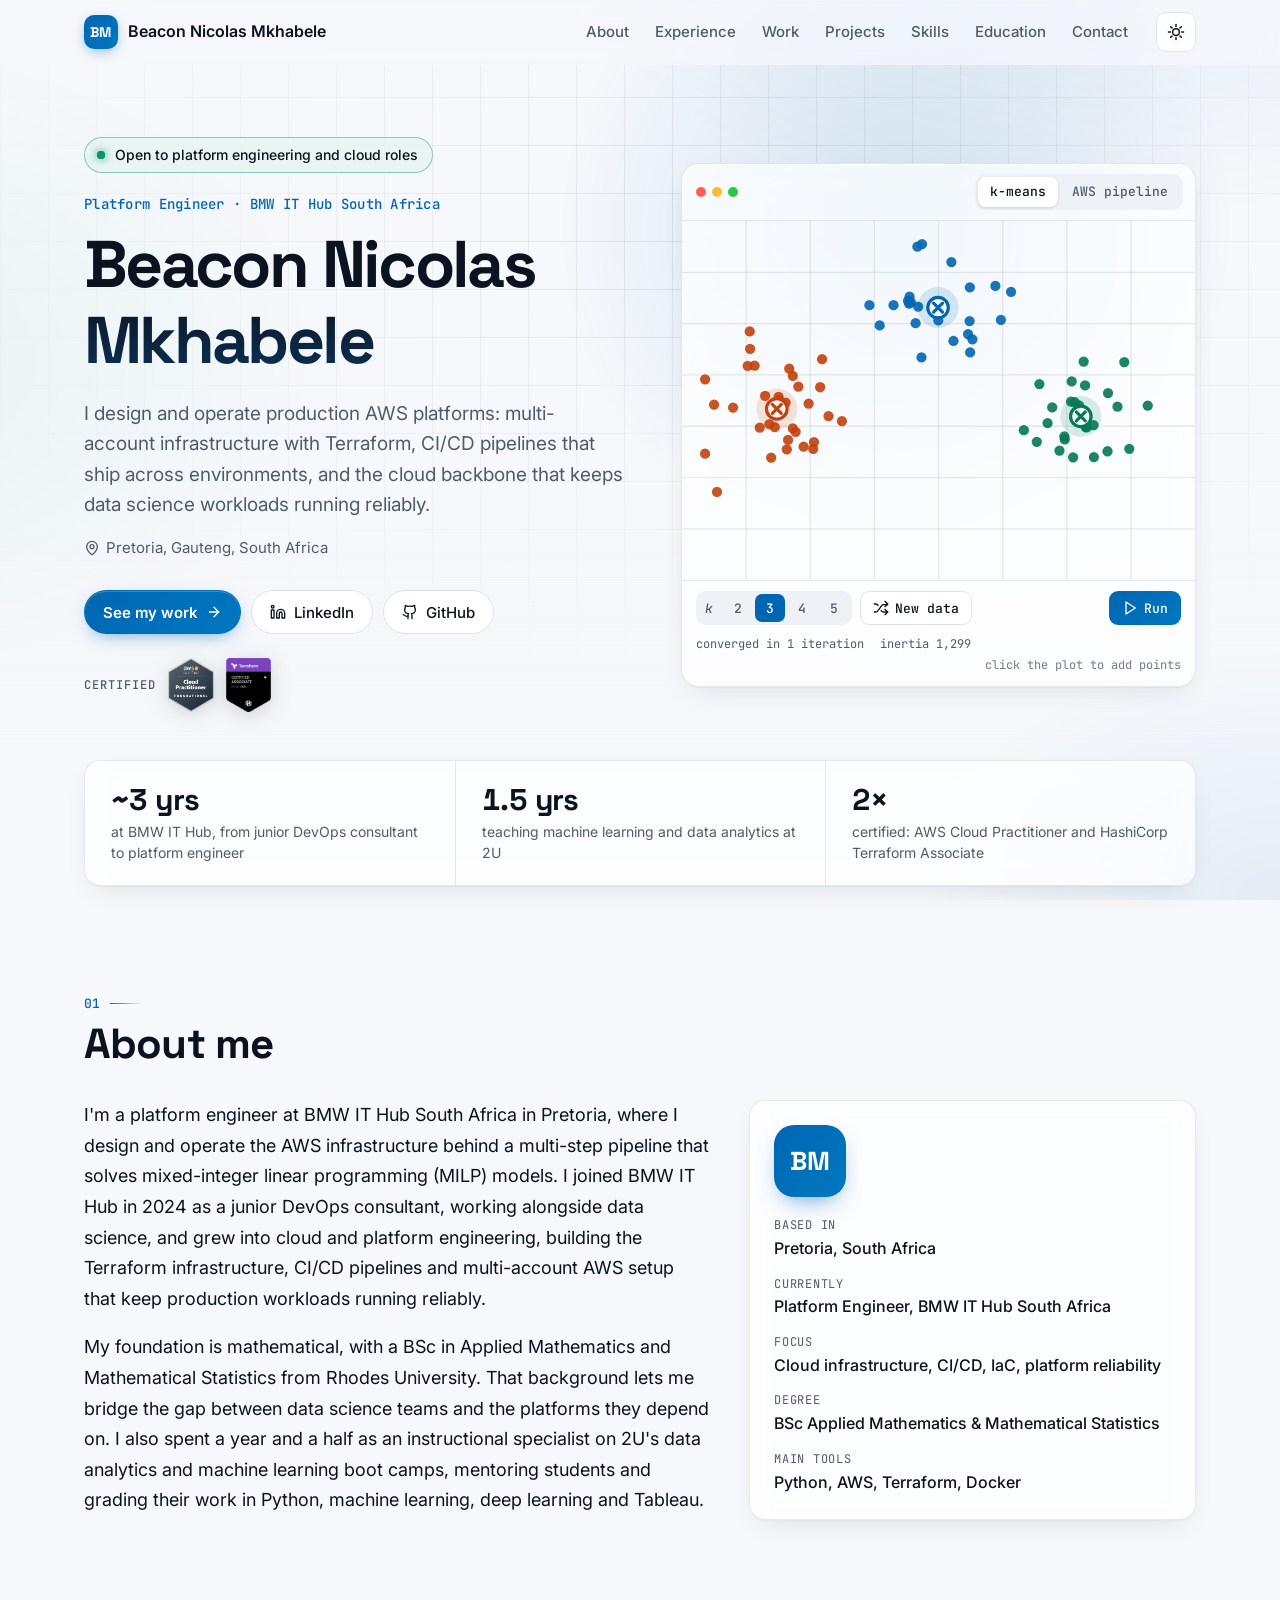
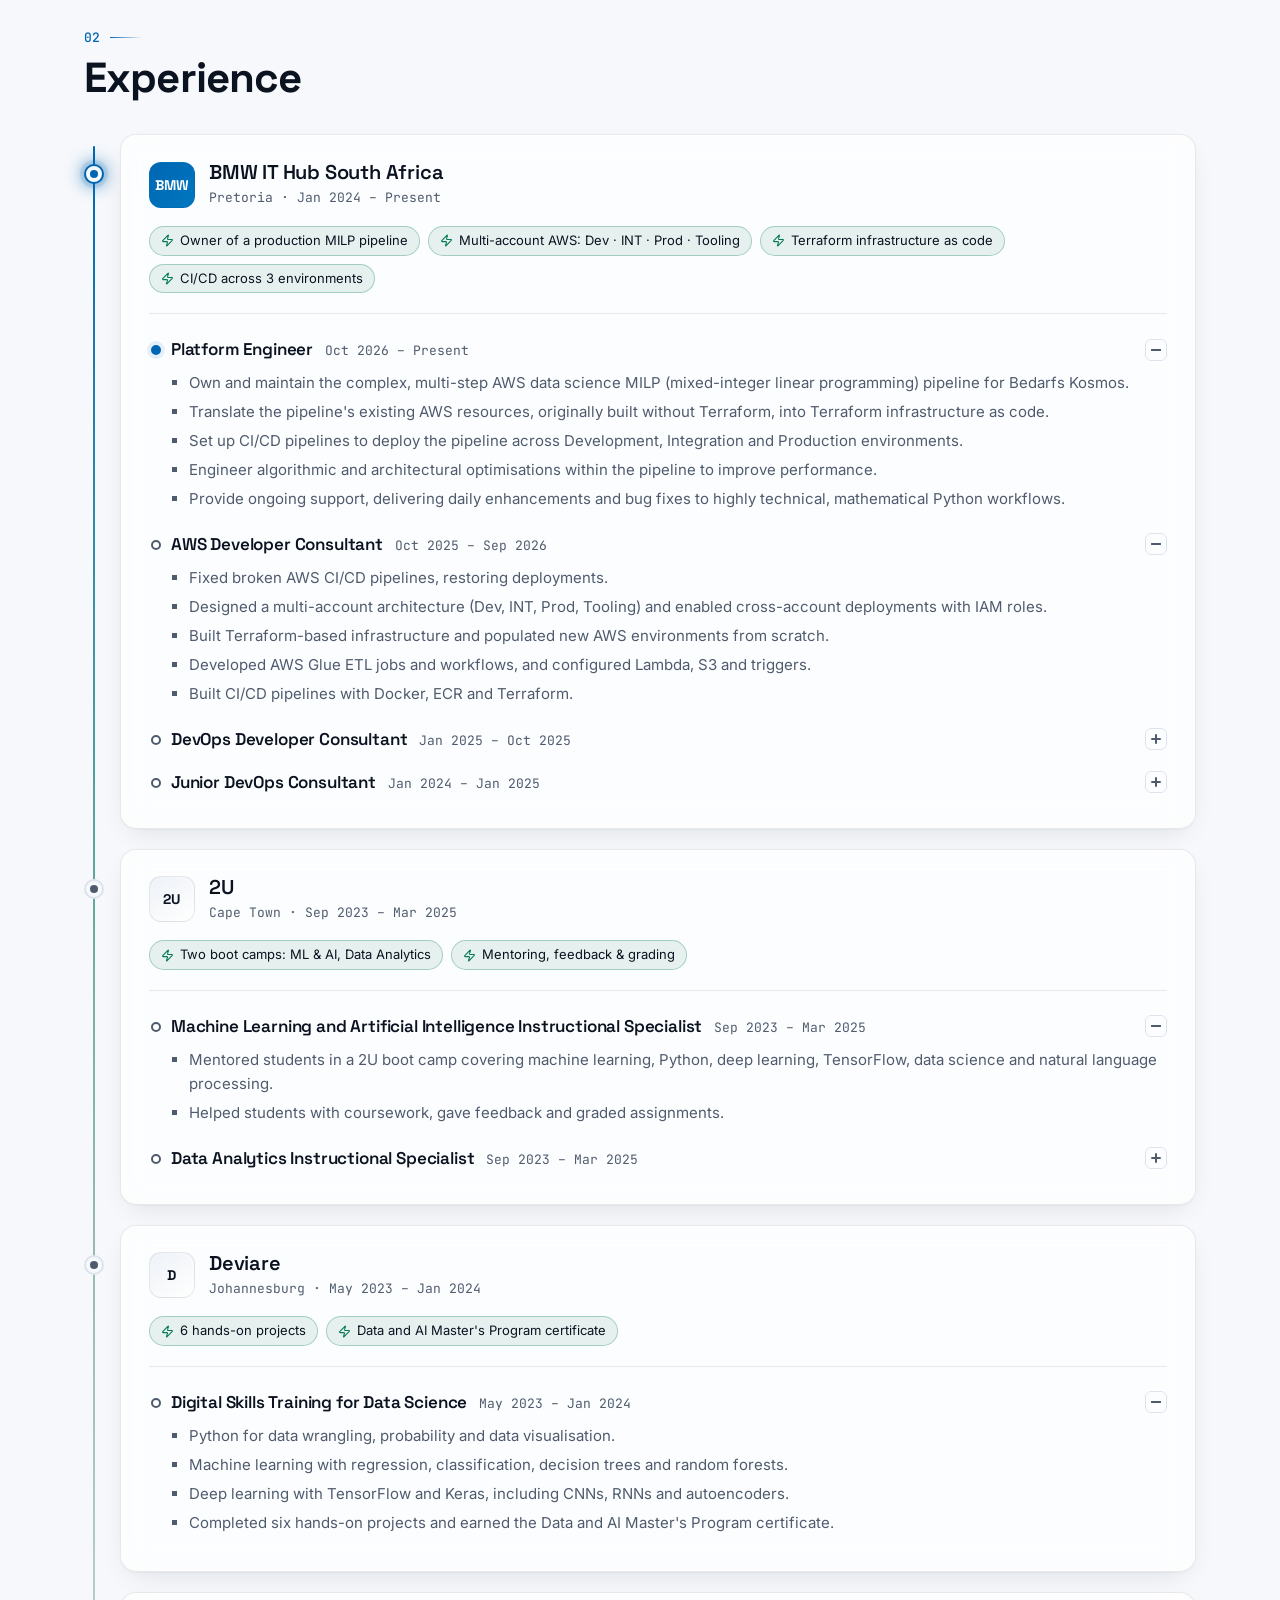
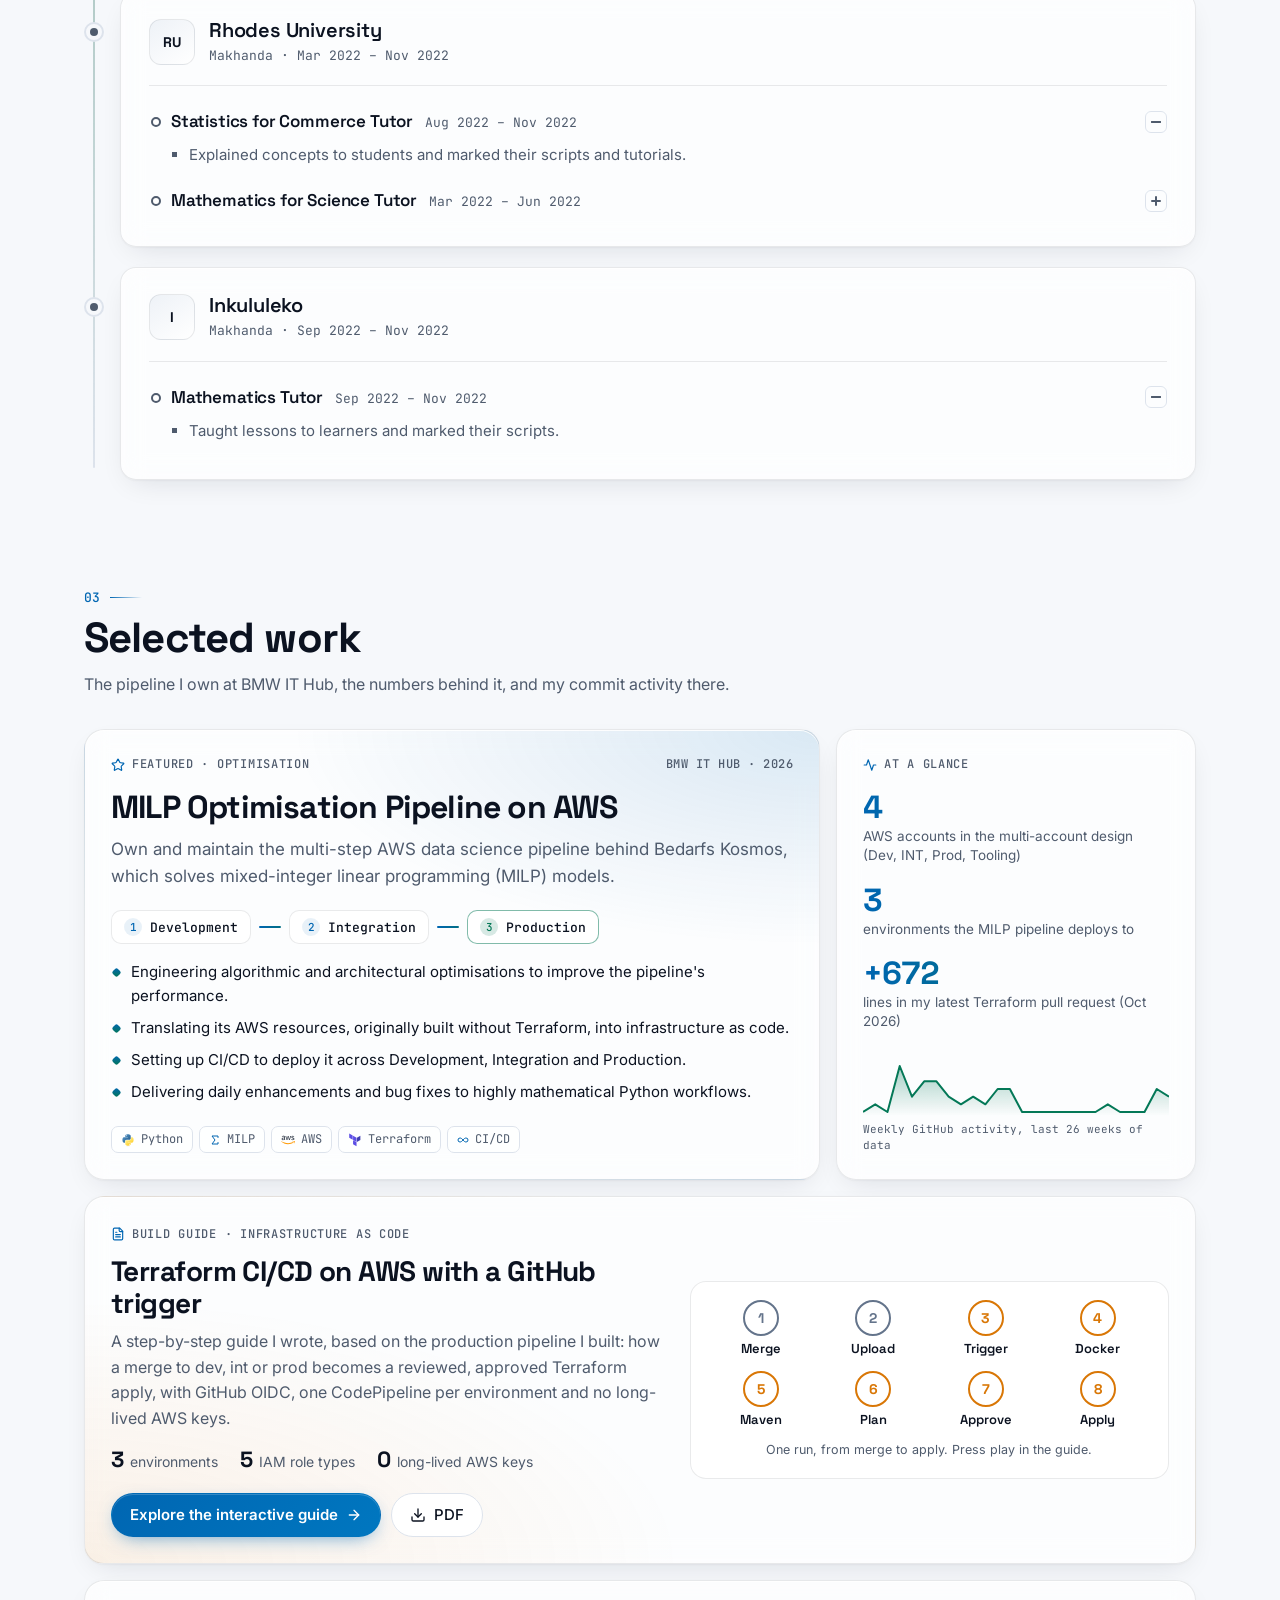
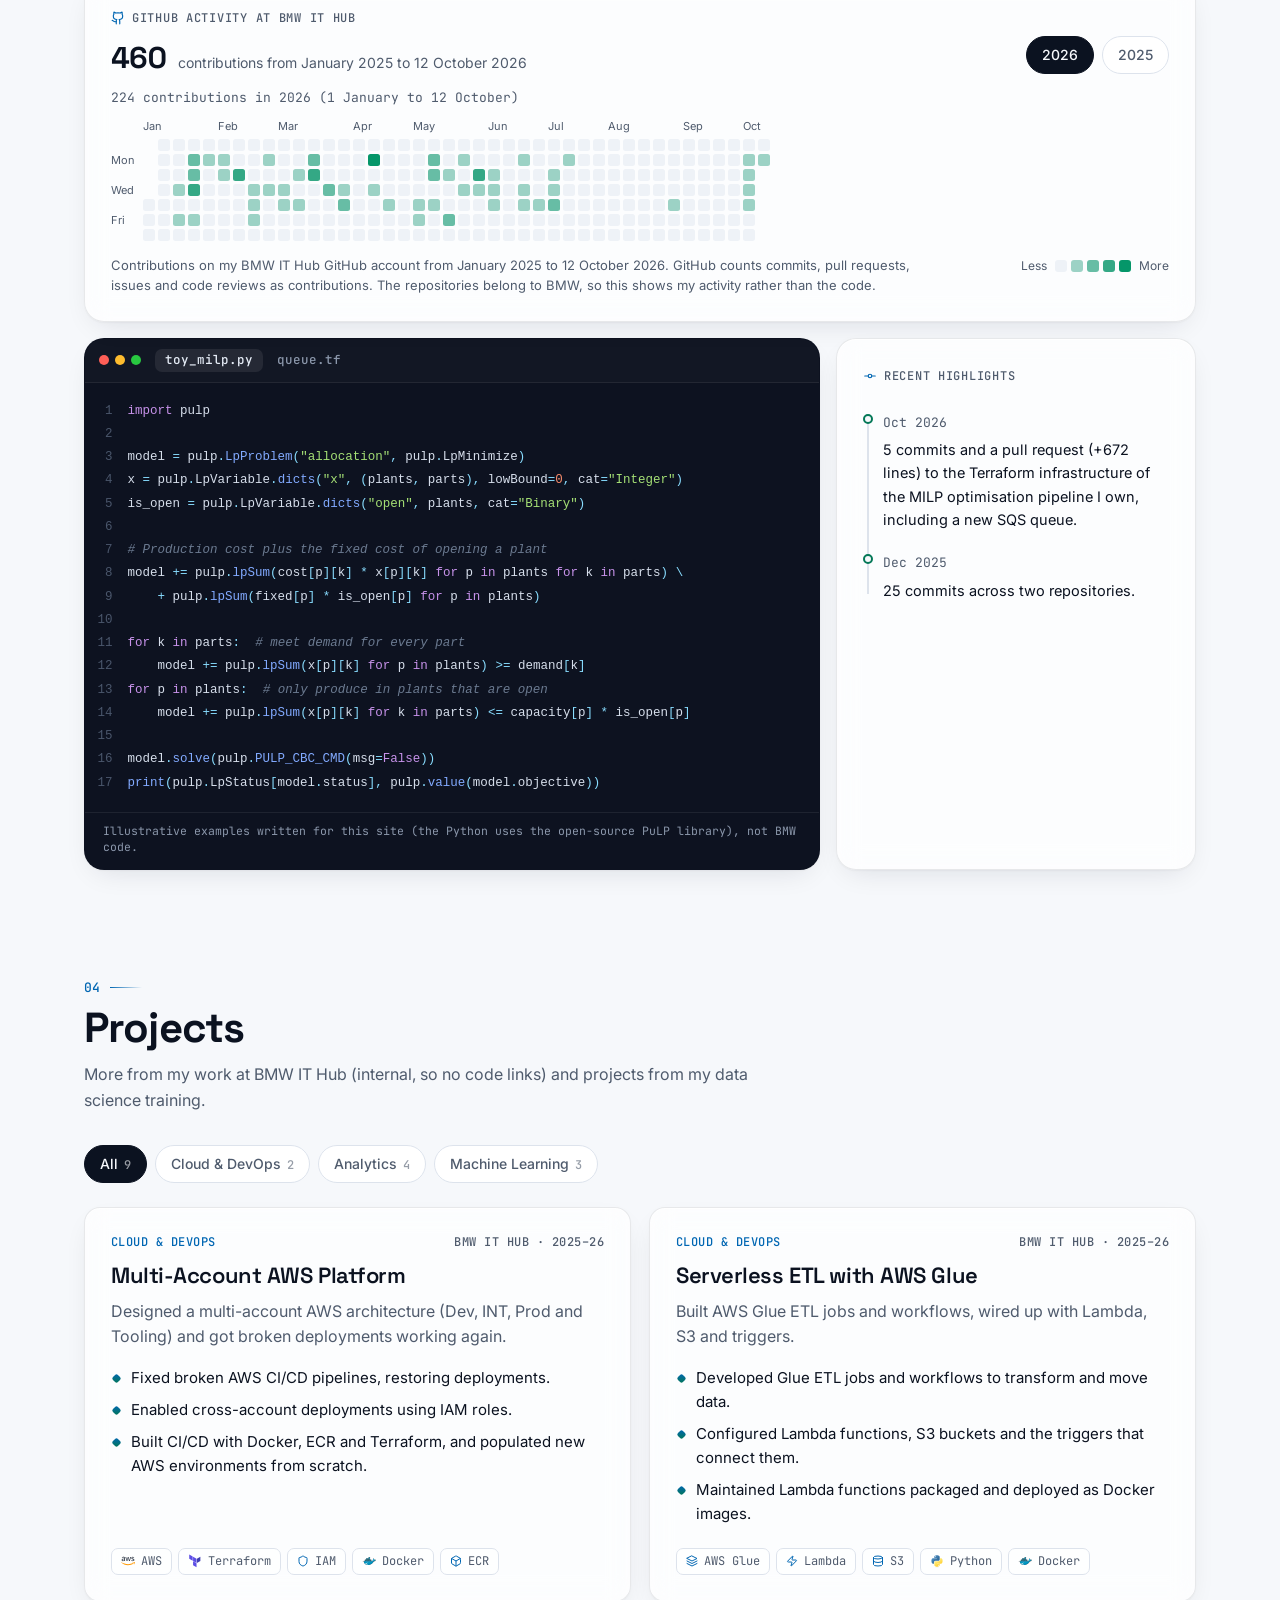
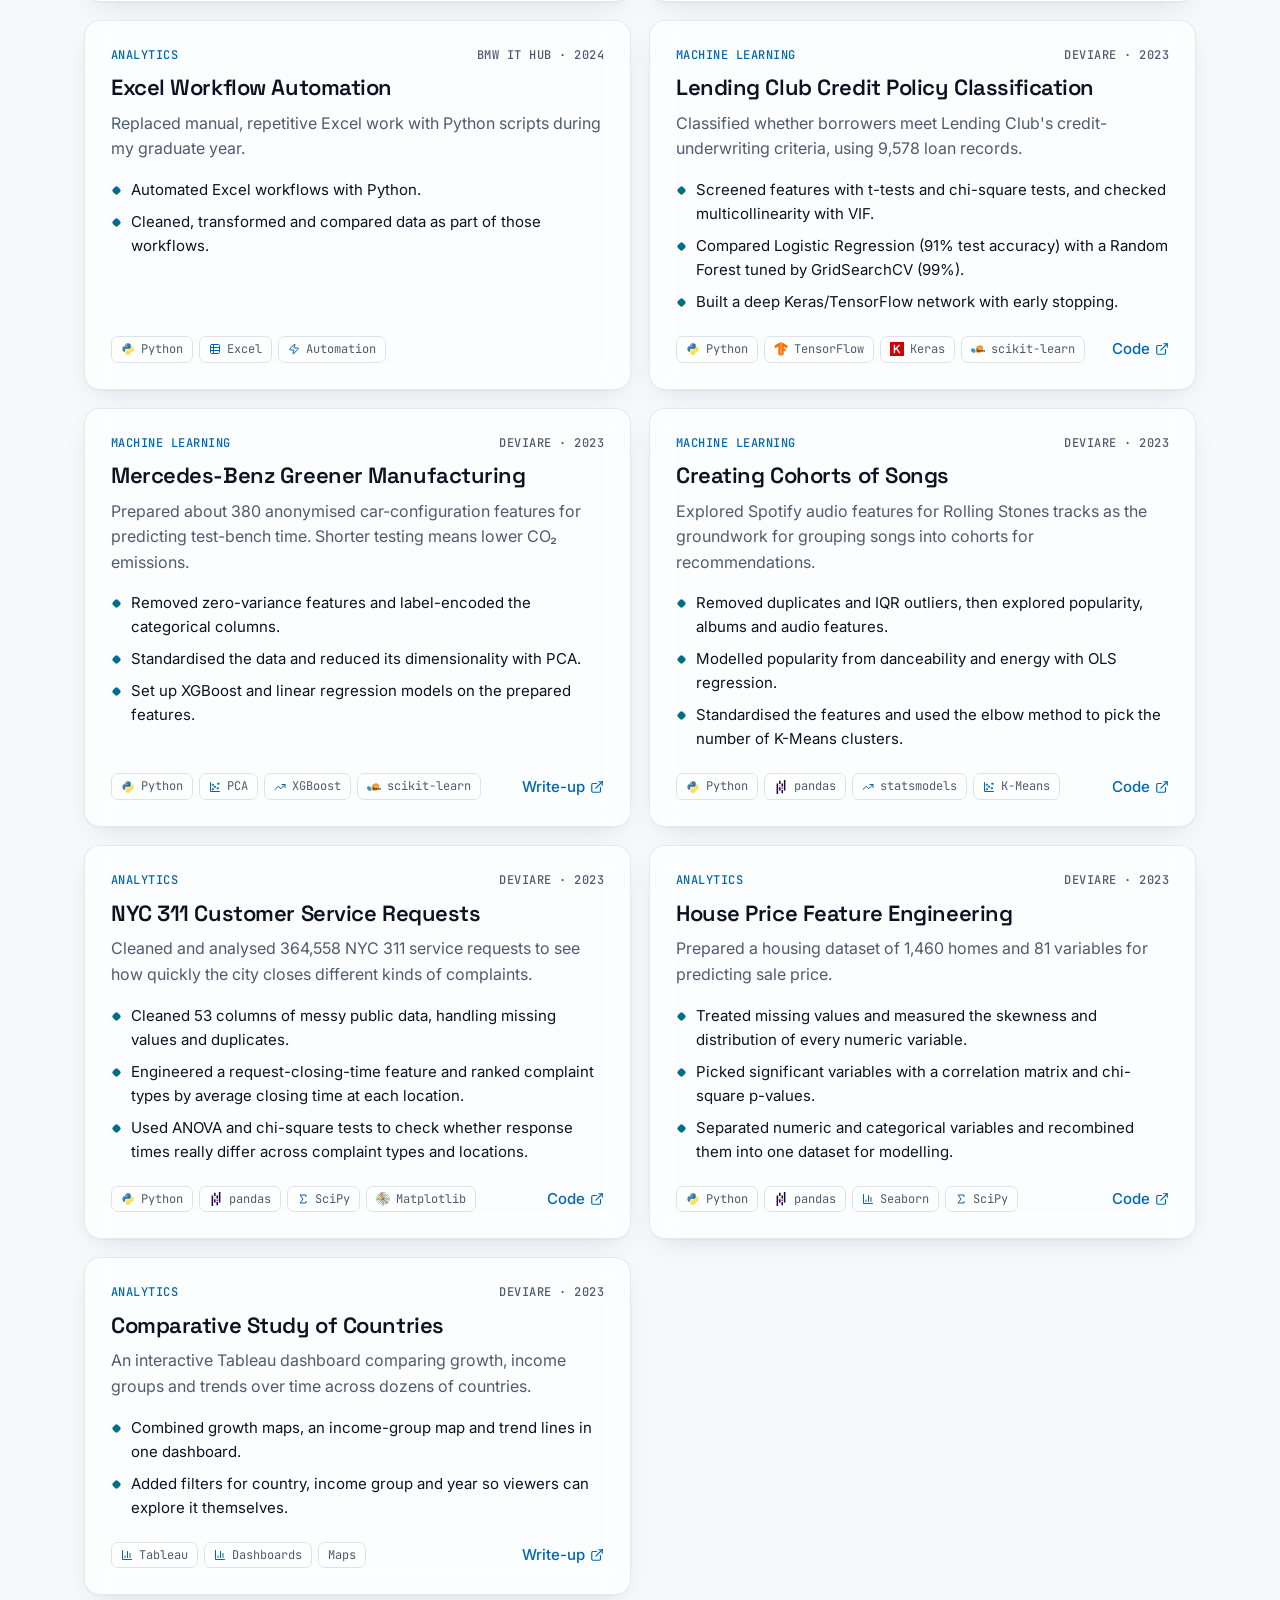
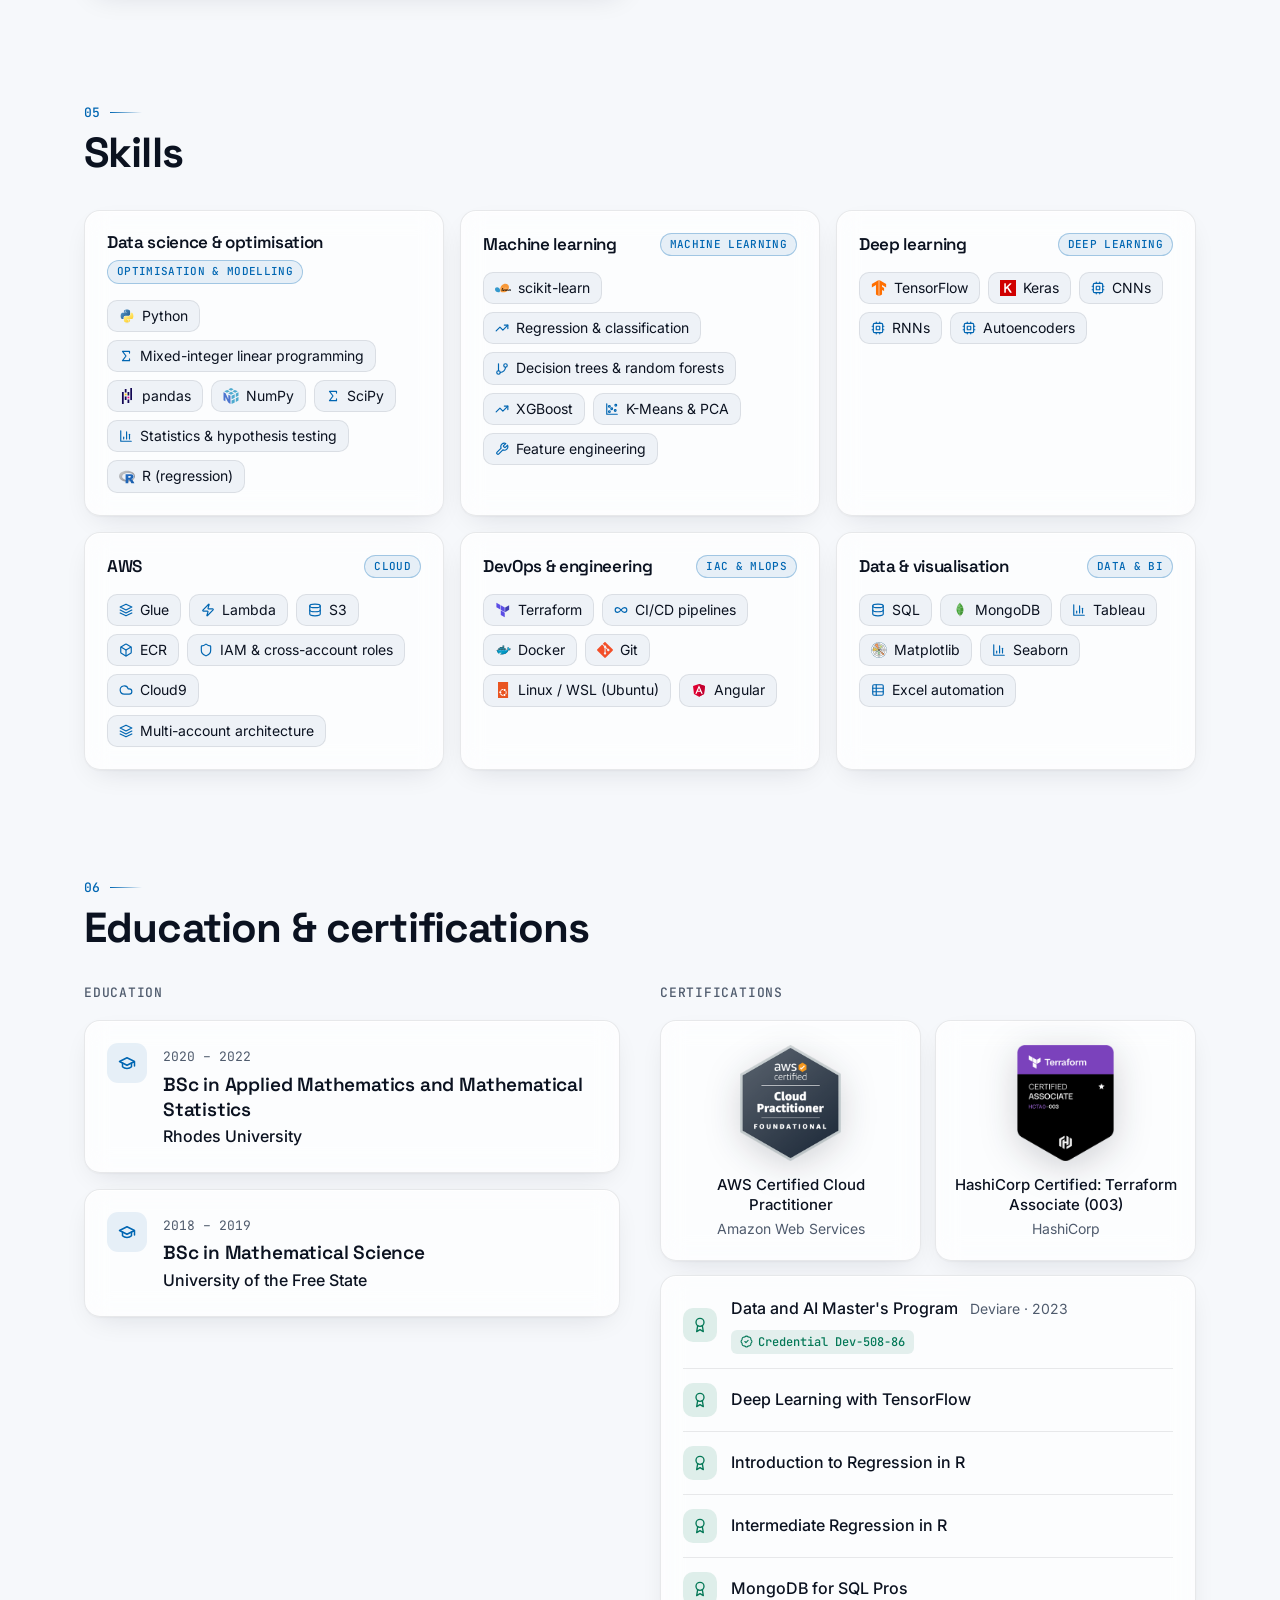
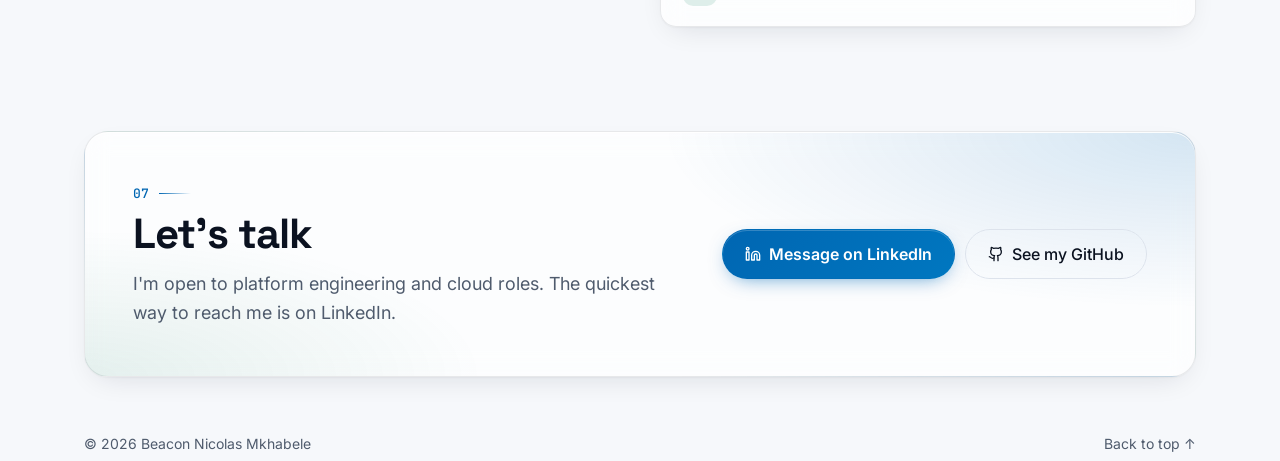
<file: index.html>
<!doctype html>
<html lang="en">
  <head>
    <meta charset="utf-8" />
    <meta name="viewport" content="width=device-width, initial-scale=1" />
    <title>Beacon Nicolas Mkhabele · Platform Engineer</title>
    <meta
      name="description"
      content="Portfolio of Beacon Nicolas Mkhabele, Platform Engineer at BMW IT Hub South Africa, working across AWS, Terraform, CI/CD, Docker and Python."
    />
    <meta name="author" content="Beacon Nicolas Mkhabele" />
    <meta name="theme-color" content="#0a0d12" media="(prefers-color-scheme: dark)" />
    <meta name="theme-color" content="#f6f8fb" media="(prefers-color-scheme: light)" />

    <!-- Link previews (LinkedIn, WhatsApp, email). If you move the site, update the URLs below. -->
    <meta property="og:type" content="website" />
    <meta property="og:title" content="Beacon Nicolas Mkhabele · Platform Engineer" />
    <meta
      property="og:description"
      content="Platform engineer building cloud infrastructure and CI/CD on AWS: Terraform, Docker, multi-account architecture and production data pipelines."
    />
    <meta property="og:url" content="https://beaconnicolas.github.io/pushing/" />
    <meta property="og:image" content="https://beaconnicolas.github.io/pushing/assets/og-image.png" />
    <meta property="og:image:width" content="1200" />
    <meta property="og:image:height" content="630" />
    <meta name="twitter:card" content="summary_large_image" />

    <link rel="icon" href="assets/favicon.svg" type="image/svg+xml" />
    <link rel="preconnect" href="https://fonts.googleapis.com" />
    <link rel="preconnect" href="https://fonts.gstatic.com" crossorigin />
    <link
      href="https://fonts.googleapis.com/css2?family=Inter:wght@400;500;600&family=JetBrains+Mono:wght@400;500&family=Space+Grotesk:wght@500;600;700&display=swap"
      rel="stylesheet"
    />
    <link rel="stylesheet" href="css/style.css" />

    <!-- Apply the saved theme before first paint so the page doesn't flash. -->
    <script>
      try {
        var t = localStorage.getItem("theme");
        if (t === "light" || t === "dark") document.documentElement.setAttribute("data-theme", t);
      } catch (e) {}
    </script>
  </head>
  <body>
    <a class="skip-link" href="#main">Skip to content</a>
    <div class="ambient" aria-hidden="true"></div>

    <header class="site-header">
      <div class="scroll-progress" aria-hidden="true"></div>
      <nav class="nav container" aria-label="Main">
        <a class="brand" href="#top" aria-label="Back to top">
          <span class="brand-mark" data-bind="initials">BM</span>
          <span class="brand-name" data-bind="name">Beacon Nicolas Mkhabele</span>
        </a>
        <button class="nav-toggle" type="button" aria-expanded="false" aria-controls="nav-menu">
          <span class="sr-only">Menu</span>
          <svg width="22" height="22" viewBox="0 0 24 24" aria-hidden="true">
            <path d="M4 7h16M4 12h16M4 17h16" stroke="currentColor" stroke-width="2" stroke-linecap="round" />
          </svg>
        </button>
        <div class="nav-menu" id="nav-menu">
          <a href="#about">About</a>
          <a href="#experience">Experience</a>
          <a href="#work">Work</a>
          <a href="#projects">Projects</a>
          <a href="#skills">Skills</a>
          <a href="#education">Education</a>
          <a href="#contact">Contact</a>
          <a class="btn btn-small btn-primary" data-resume hidden download>Download CV</a>
        </div>
        <button class="theme-toggle" type="button" aria-label="Switch colour theme">
          <svg class="icon-sun" width="18" height="18" viewBox="0 0 24 24" aria-hidden="true">
            <circle cx="12" cy="12" r="4.5" fill="none" stroke="currentColor" stroke-width="2" />
            <path
              d="M12 2v2.5M12 19.5V22M2 12h2.5M19.5 12H22M4.9 4.9l1.8 1.8M17.3 17.3l1.8 1.8M4.9 19.1l1.8-1.8M17.3 6.7l1.8-1.8"
              stroke="currentColor"
              stroke-width="2"
              stroke-linecap="round"
            />
          </svg>
          <svg class="icon-moon" width="18" height="18" viewBox="0 0 24 24" aria-hidden="true">
            <path d="M20 14.5A8 8 0 1 1 9.5 4a6.5 6.5 0 0 0 10.5 10.5Z" fill="none" stroke="currentColor" stroke-width="2" stroke-linejoin="round" />
          </svg>
        </button>
      </nav>
    </header>

    <main id="main">
      <section class="hero-band" id="top">
        <div class="hero-glow" aria-hidden="true"></div>
        <div class="hero container">
          <div class="hero-text">
            <p class="status"><span class="status-dot" aria-hidden="true"></span><span data-bind="availability"></span></p>
            <p class="eyebrow" data-bind="role"></p>
            <h1 data-bind="name">Beacon Nicolas Mkhabele</h1>
            <p class="lede" data-bind="tagline"></p>
            <p class="hero-location">
              <span data-icon="map-pin"></span>
              <span data-bind="location"></span>
            </p>
            <div class="hero-actions">
              <a class="btn btn-primary btn-shine" href="#work">See my work <span data-icon="arrow-right"></span></a>
              <button class="btn btn-copy" type="button" data-copy-email hidden>
                <span data-icon="copy"></span><span>Copy email</span>
                <span class="tooltip" aria-hidden="true">Copied to clipboard!</span>
              </button>
              <a class="btn" data-link="linkedin" hidden target="_blank" rel="noopener"><span data-icon="linkedin"></span>LinkedIn</a>
              <a class="btn" data-link="github" hidden target="_blank" rel="noopener"><span data-icon="github"></span>GitHub</a>
              <a class="btn btn-ghost" data-resume hidden download><span data-icon="download"></span>CV</a>
            </div>
            <p class="sr-only" aria-live="polite" data-copy-status></p>
            <div class="hero-badges" data-render="hero-badges" hidden></div>
          </div>

          <figure class="lab glass" aria-label="Interactive demos">
            <div class="lab-head">
              <span class="plot-dots" aria-hidden="true"><i></i><i></i><i></i></span>
              <div class="lab-tabs" role="tablist" aria-label="Choose a demo">
                <button class="lab-tab" role="tab" type="button" id="tab-cluster" aria-controls="panel-cluster" aria-selected="true">
                  k-means
                </button>
                <button class="lab-tab" role="tab" type="button" id="tab-pipeline" aria-controls="panel-pipeline" aria-selected="false" tabindex="-1">
                  AWS pipeline
                </button>
              </div>
            </div>

            <div class="lab-panel" id="panel-cluster" role="tabpanel" aria-labelledby="tab-cluster">
              <div class="lab-stage">
                <svg class="plot" viewBox="0 0 400 280" role="img" aria-label="Interactive k-means clustering of sample points. Click the plot to add a point.">
                  <g class="plot-grid" aria-hidden="true"></g>
                  <g class="plot-points"></g>
                  <g class="plot-centroids"></g>
                </svg>
              </div>
              <div class="lab-controls">
                <div class="seg" role="group" aria-label="Number of clusters, k">
                  <span class="seg-label" aria-hidden="true">k</span>
                  <button type="button" data-k="2" aria-pressed="false">2</button>
                  <button type="button" data-k="3" aria-pressed="true">3</button>
                  <button type="button" data-k="4" aria-pressed="false">4</button>
                  <button type="button" data-k="5" aria-pressed="false">5</button>
                </div>
                <button class="lab-btn" type="button" data-act="data"><span data-icon="shuffle"></span>New data</button>
                <button class="lab-btn lab-btn-accent" type="button" data-act="run"><span data-icon="play"></span>Run</button>
              </div>
              <p class="lab-foot">
                <span class="plot-status" aria-live="polite">iteration 0</span>
                <span class="plot-inertia"></span>
                <span class="lab-hint">click the plot to add points</span>
              </p>
            </div>

            <div class="lab-panel" id="panel-pipeline" role="tabpanel" aria-labelledby="tab-pipeline" hidden>
              <div class="lab-stage">
                <svg class="pipe" viewBox="0 0 400 280" role="img" aria-label="Simulated event-driven solve pipeline: an upload to S3 triggers a Lambda, which queues a job on SQS for a containerised MILP solver that writes results back to S3."></svg>
              </div>
              <div class="lab-controls">
                <button class="lab-btn lab-btn-accent" type="button" data-act="trigger"><span data-icon="upload"></span>Upload input</button>
                <button class="lab-btn" type="button" data-act="auto" aria-pressed="false"><span data-icon="repeat"></span>Auto-run</button>
              </div>
              <p class="lab-foot">
                <span class="pipe-status" aria-live="polite">idle</span>
                <span class="lab-hint">illustrative simulation</span>
              </p>
            </div>
          </figure>
        </div>
      </section>

      <section class="container" aria-label="Highlights">
        <ul class="stats glass" data-render="stats"></ul>
      </section>

      <section class="section container" id="about">
        <div class="section-head">
          <p class="section-kicker">01</p>
          <h2>About me</h2>
        </div>
        <div class="about">
          <div class="about-text" data-render="about"></div>
          <aside class="about-card glass">
            <div class="avatar" data-render="avatar"></div>
            <dl class="facts" data-render="facts"></dl>
          </aside>
        </div>
      </section>

      <section class="section container" id="experience">
        <div class="section-head">
          <p class="section-kicker">02</p>
          <h2>Experience</h2>
        </div>
        <ol class="jobs" data-render="experience"></ol>
      </section>

      <section class="section container" id="work">
        <div class="section-head">
          <p class="section-kicker">03</p>
          <h2>Selected work</h2>
          <p class="section-sub">The pipeline I own at BMW IT Hub, the numbers behind it, and my commit activity there.</p>
        </div>
        <div class="bento">
          <article class="tile tile-featured glass" data-render="featured"></article>
          <div class="tile tile-telemetry glass" data-render="telemetry"></div>
          <article class="tile tile-guide glass" data-render="guide" hidden></article>
          <div class="tile tile-activity glass" id="activity" data-render="activity"></div>
          <div class="tile tile-terminal" data-render="terminal"></div>
          <div class="tile tile-commits glass" data-render="commits"></div>
        </div>
      </section>

      <section class="section container" id="projects">
        <div class="section-head">
          <p class="section-kicker">04</p>
          <h2>Projects</h2>
          <p class="section-sub">More from my work at BMW IT Hub (internal, so no code links) and projects from my data science training.</p>
        </div>
        <div class="filters" role="group" aria-label="Filter projects by category" data-render="filters"></div>
        <div class="projects" data-render="projects"></div>
      </section>

      <section class="section container" id="skills">
        <div class="section-head">
          <p class="section-kicker">05</p>
          <h2>Skills</h2>
        </div>
        <div class="skills" data-render="skills"></div>
      </section>

      <section class="section container" id="education">
        <div class="section-head">
          <p class="section-kicker">06</p>
          <h2>Education &amp; certifications</h2>
        </div>
        <div class="timeline-wrap">
          <div>
            <h3 class="col-title">Education</h3>
            <ol class="timeline" data-render="education"></ol>
          </div>
          <div>
            <h3 class="col-title">Certifications</h3>
            <div class="cert-badges" data-render="cert-badges" hidden></div>
            <ul class="certs glass" data-render="certifications"></ul>
          </div>
        </div>
      </section>

      <section class="section container" id="contact">
        <div class="contact glass">
          <div>
            <p class="section-kicker">07</p>
            <h2>Let's talk</h2>
            <p class="contact-text">
              I'm <span data-bind="availabilityLower"></span>. The quickest way to reach me is on LinkedIn.
            </p>
          </div>
          <div class="contact-actions">
            <a class="btn btn-primary btn-large btn-shine" data-link="email" hidden><span data-icon="mail"></span>Email me</a>
            <a class="btn btn-large" data-link="linkedin" hidden target="_blank" rel="noopener"><span data-icon="linkedin"></span>Message on LinkedIn</a>
            <a class="btn btn-large" data-resume hidden download><span data-icon="download"></span>Download CV</a>
            <a class="btn btn-ghost btn-large" data-link="github" hidden target="_blank" rel="noopener"><span data-icon="github"></span>See my GitHub</a>
          </div>
        </div>
      </section>
    </main>

    <footer class="site-footer container">
      <p>© <span data-bind="year"></span> <span data-bind="name">Beacon Nicolas Mkhabele</span></p>
      <a href="#top">Back to top ↑</a>
    </footer>

    <div class="cell-tip" role="presentation" hidden></div>

    <noscript>
      <p class="container">This site needs JavaScript to show its content. Please enable it and reload.</p>
    </noscript>

    <script src="js/content.js"></script>
    <script src="js/main.js"></script>
  </body>
</html>
</file>
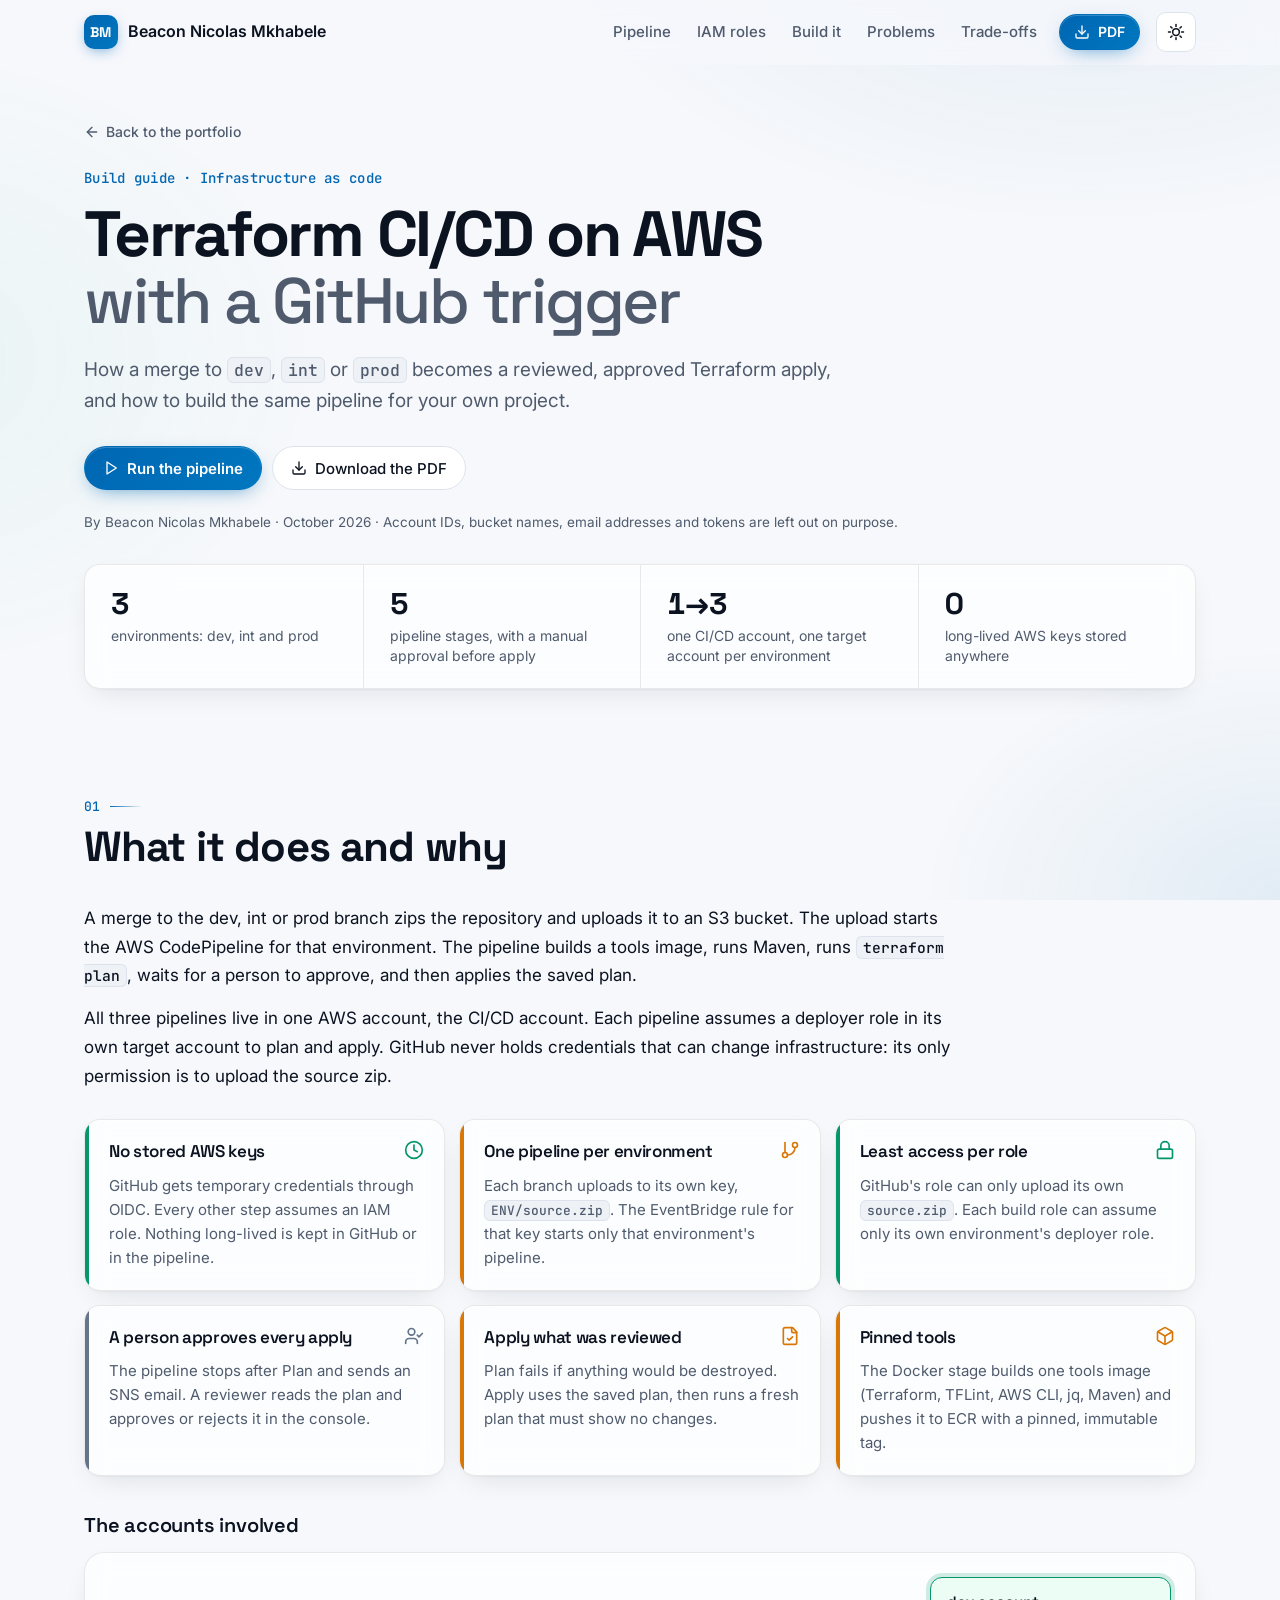
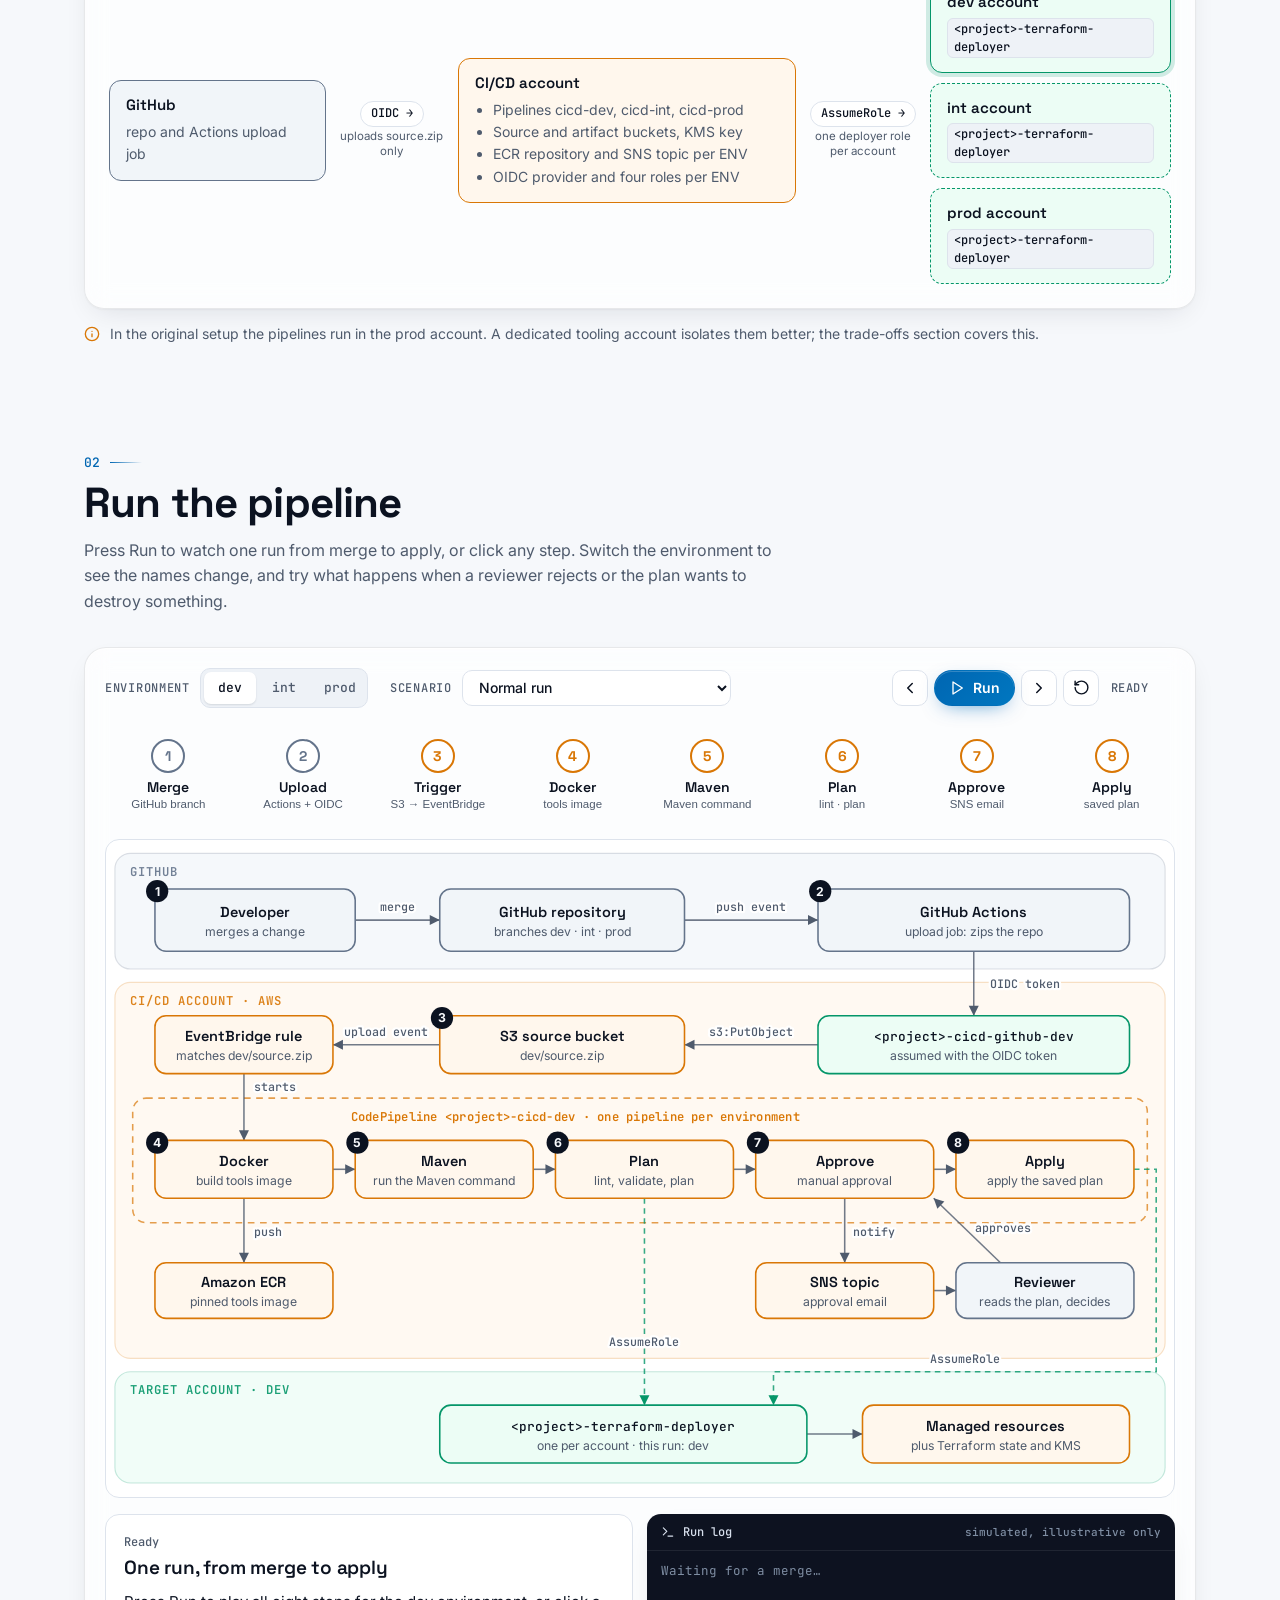
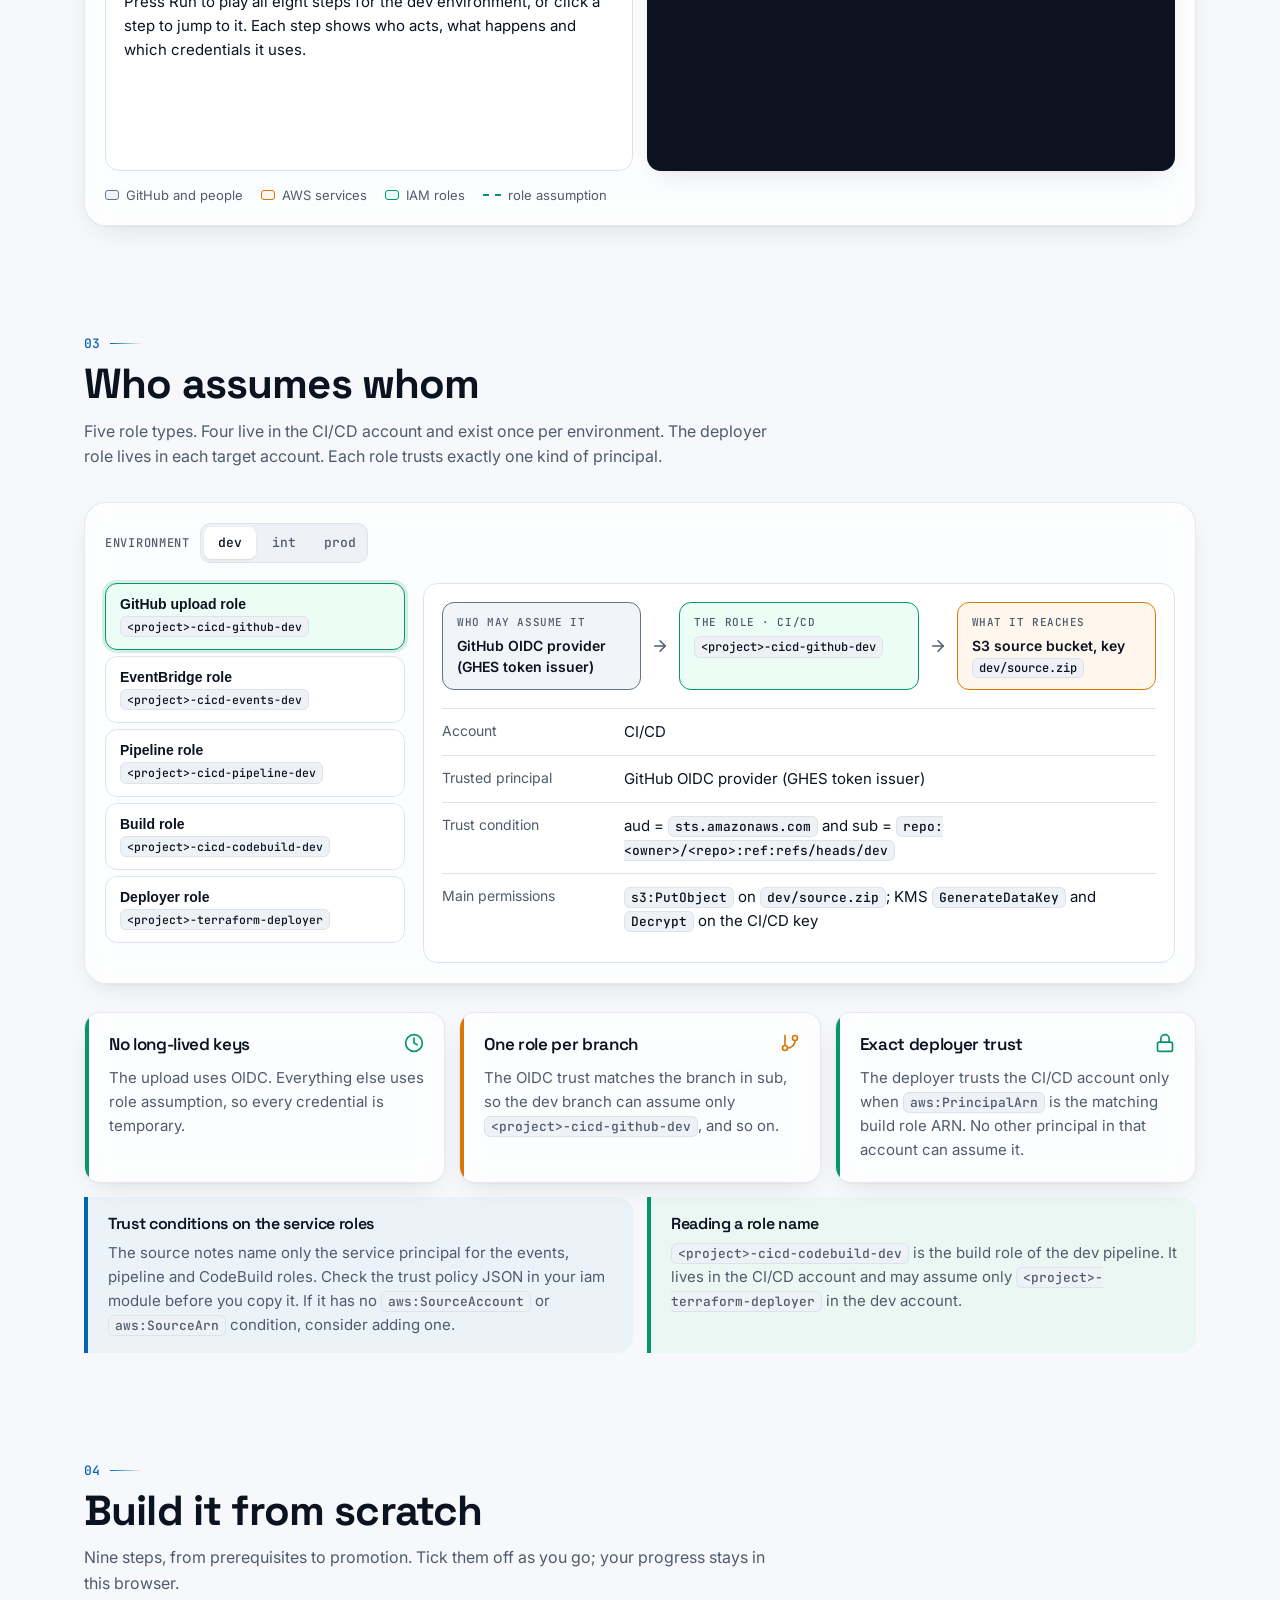
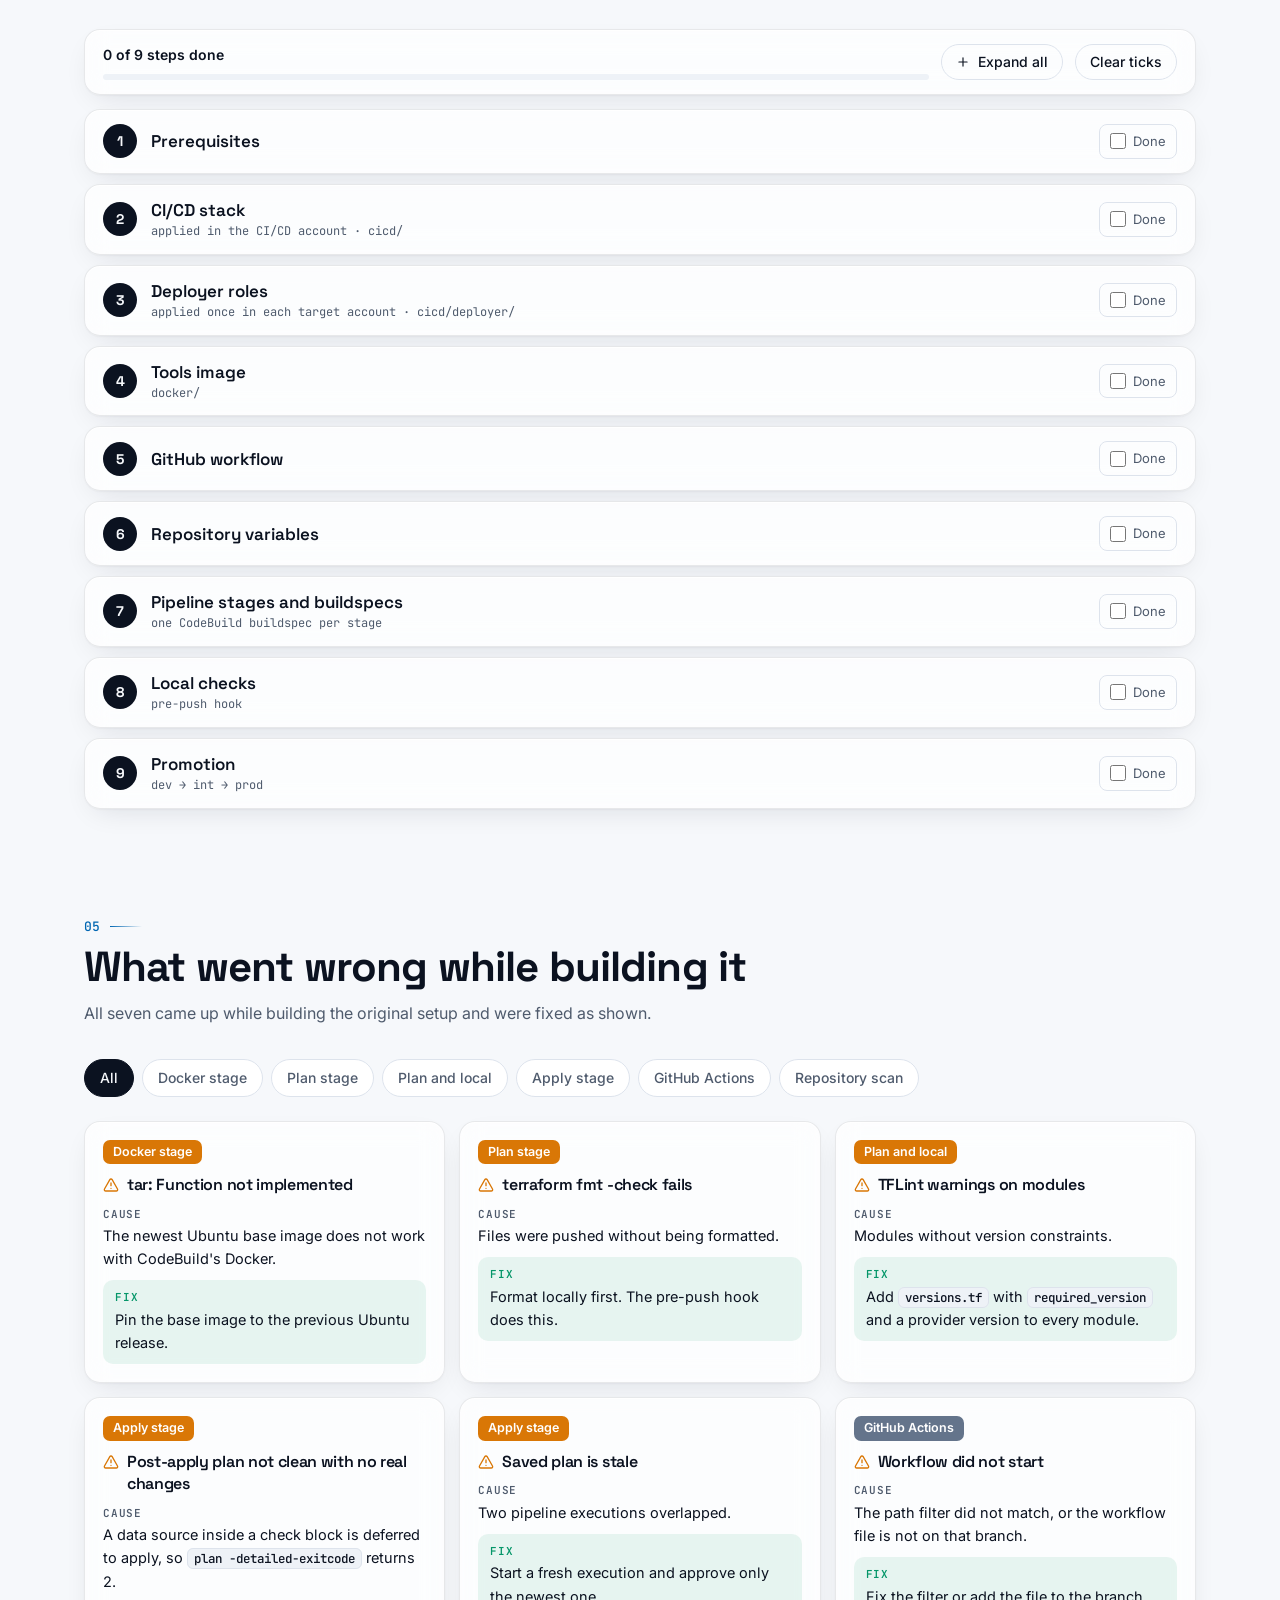
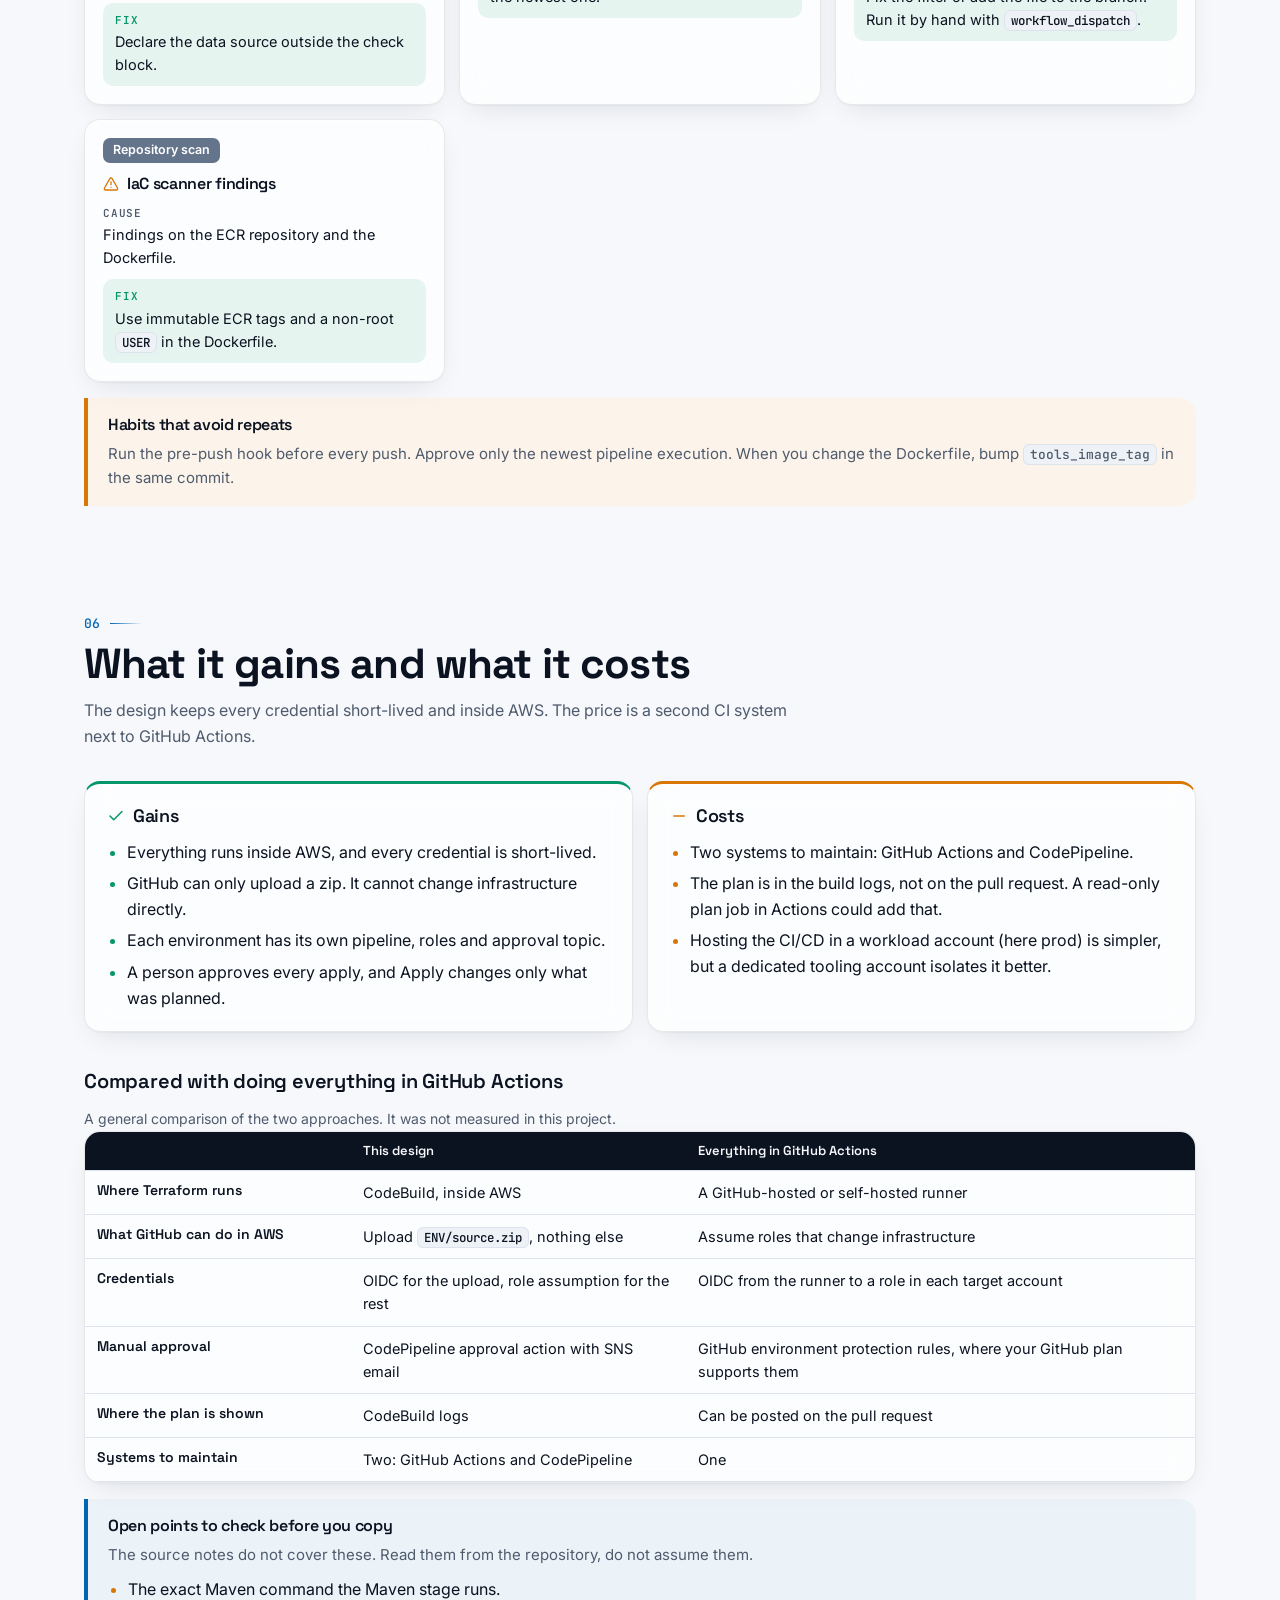
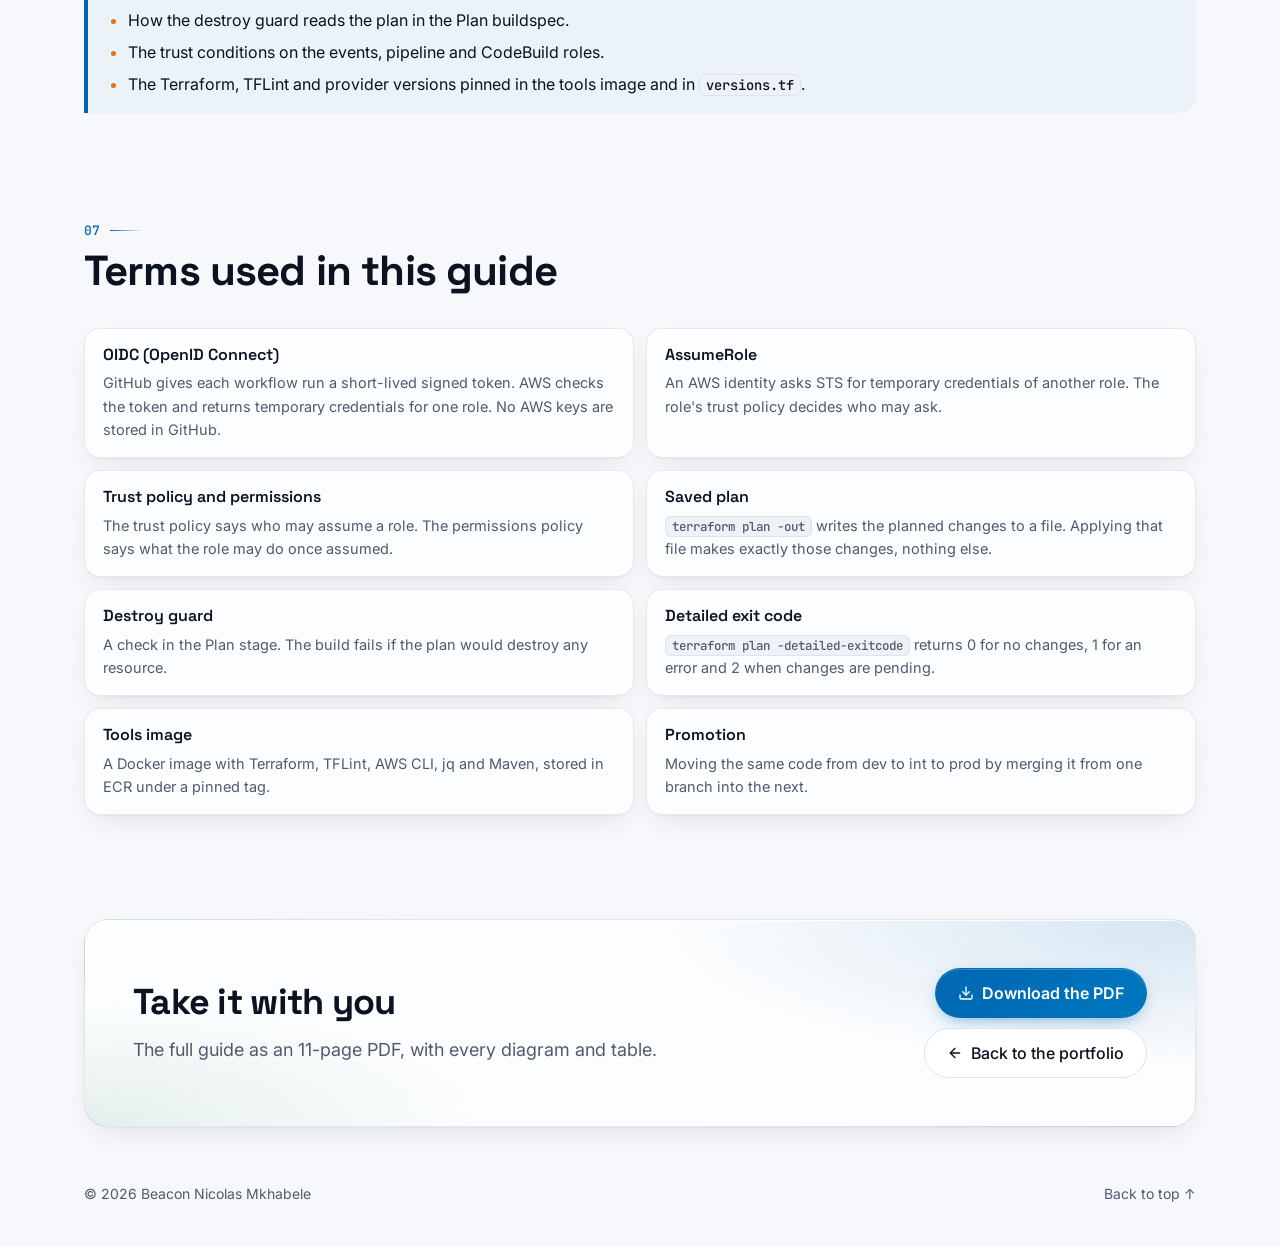
<file: cicd/index.html>
<!doctype html>
<html lang="en">
  <head>
    <meta charset="utf-8" />
    <meta name="viewport" content="width=device-width, initial-scale=1" />
    <title>Terraform CI/CD on AWS · Build guide · Beacon Nicolas Mkhabele</title>
    <meta
      name="description"
      content="An interactive build guide: how a merge to dev, int or prod becomes a reviewed, approved Terraform apply on AWS, with GitHub OIDC, CodePipeline and least-privilege IAM roles."
    />
    <meta name="author" content="Beacon Nicolas Mkhabele" />
    <meta name="theme-color" content="#0a0d12" media="(prefers-color-scheme: dark)" />
    <meta name="theme-color" content="#f6f8fb" media="(prefers-color-scheme: light)" />

    <!-- Link previews (LinkedIn, WhatsApp, email). -->
    <meta property="og:type" content="article" />
    <meta property="og:title" content="Terraform CI/CD on AWS with a GitHub trigger · Build guide" />
    <meta
      property="og:description"
      content="How a merge becomes a reviewed, approved Terraform apply: GitHub OIDC, one CodePipeline per environment, a manual approval and no long-lived AWS keys."
    />
    <meta property="og:url" content="https://beaconnicolas.github.io/pushing/cicd/" />
    <meta property="og:image" content="https://beaconnicolas.github.io/pushing/cicd/og-guide.png" />
    <meta property="og:image:width" content="1200" />
    <meta property="og:image:height" content="630" />
    <meta name="twitter:card" content="summary_large_image" />

    <link rel="icon" href="../assets/favicon.svg" type="image/svg+xml" />
    <link rel="preconnect" href="https://fonts.googleapis.com" />
    <link rel="preconnect" href="https://fonts.gstatic.com" crossorigin />
    <link
      href="https://fonts.googleapis.com/css2?family=Inter:wght@400;500;600&family=JetBrains+Mono:wght@400;500&family=Space+Grotesk:wght@500;600;700&display=swap"
      rel="stylesheet"
    />
    <link rel="stylesheet" href="../css/style.css" />
    <link rel="stylesheet" href="guide.css" />

    <!-- Same saved theme as the rest of the site, applied before first paint. -->
    <script>
      try {
        var t = localStorage.getItem("theme");
        if (t === "light" || t === "dark") document.documentElement.setAttribute("data-theme", t);
      } catch (e) {}
    </script>
  </head>
  <body class="guide-page">
    <a class="skip-link" href="#main">Skip to content</a>
    <div class="ambient" aria-hidden="true"></div>

    <header class="site-header">
      <div class="scroll-progress" aria-hidden="true"></div>
      <nav class="nav container" aria-label="Guide">
        <a class="brand" href="../" aria-label="Back to the portfolio">
          <span class="brand-mark">BM</span>
          <span class="brand-name">Beacon Nicolas Mkhabele</span>
        </a>
        <button class="nav-toggle" type="button" aria-expanded="false" aria-controls="nav-menu">
          <span class="sr-only">Menu</span>
          <svg width="22" height="22" viewBox="0 0 24 24" aria-hidden="true">
            <path d="M4 7h16M4 12h16M4 17h16" stroke="currentColor" stroke-width="2" stroke-linecap="round" />
          </svg>
        </button>
        <div class="nav-menu" id="nav-menu">
          <a href="#run">Pipeline</a>
          <a href="#roles">IAM roles</a>
          <a href="#build">Build it</a>
          <a href="#problems">Problems</a>
          <a href="#tradeoffs">Trade-offs</a>
          <a class="btn btn-small btn-primary" data-pdf download><span data-icon="download"></span>PDF</a>
        </div>
        <button class="theme-toggle" type="button" aria-label="Switch colour theme">
          <svg class="icon-sun" width="18" height="18" viewBox="0 0 24 24" aria-hidden="true">
            <circle cx="12" cy="12" r="4.5" fill="none" stroke="currentColor" stroke-width="2" />
            <path
              d="M12 2v2.5M12 19.5V22M2 12h2.5M19.5 12H22M4.9 4.9l1.8 1.8M17.3 17.3l1.8 1.8M4.9 19.1l1.8-1.8M17.3 6.7l1.8-1.8"
              stroke="currentColor"
              stroke-width="2"
              stroke-linecap="round"
            />
          </svg>
          <svg class="icon-moon" width="18" height="18" viewBox="0 0 24 24" aria-hidden="true">
            <path d="M20 14.5A8 8 0 1 1 9.5 4a6.5 6.5 0 0 0 10.5 10.5Z" fill="none" stroke="currentColor" stroke-width="2" stroke-linejoin="round" />
          </svg>
        </button>
      </nav>
    </header>

    <main id="main">
      <section class="g-hero container" id="top">
        <a class="g-back" href="../#work"><span data-icon="arrow-left"></span>Back to the portfolio</a>
        <p class="eyebrow">Build guide · Infrastructure as code</p>
        <h1>Terraform CI/CD on AWS <span class="g-h1-light">with a GitHub trigger</span></h1>
        <p class="lede g-lede">
          How a merge to <code>dev</code>, <code>int</code> or <code>prod</code> becomes a reviewed, approved Terraform apply,
          and how to build the same pipeline for your own project.
        </p>
        <div class="hero-actions">
          <a class="btn btn-primary" href="#run"><span data-icon="play"></span>Run the pipeline</a>
          <a class="btn" data-pdf download><span data-icon="download"></span>Download the PDF</a>
        </div>
        <p class="g-byline" data-render="byline"></p>
        <ul class="stats glass g-stats" data-render="stats"></ul>
      </section>

      <section class="section container" id="summary">
        <div class="section-head">
          <p class="section-kicker">01</p>
          <h2>What it does and why</h2>
        </div>
        <div class="g-summary" data-render="summary"></div>
        <div class="g-reasons" data-render="reasons"></div>
        <h3 class="g-h3">The accounts involved</h3>
        <div class="g-accounts glass" data-render="accounts"></div>
      </section>

      <section class="section container" id="run">
        <div class="section-head">
          <p class="section-kicker">02</p>
          <h2>Run the pipeline</h2>
          <p class="section-sub">
            Press Run to watch one run from merge to apply, or click any step. Switch the environment to see the names change,
            and try what happens when a reviewer rejects or the plan wants to destroy something.
          </p>
        </div>
        <div class="sim glass" data-render="sim"></div>
      </section>

      <section class="section container" id="roles">
        <div class="section-head">
          <p class="section-kicker">03</p>
          <h2>Who assumes whom</h2>
          <p class="section-sub">
            Five role types. Four live in the CI/CD account and exist once per environment. The deployer role lives in each
            target account. Each role trusts exactly one kind of principal.
          </p>
        </div>
        <div class="roles glass" data-render="roles"></div>
        <div class="g-reasons g-reasons-3" data-render="rules"></div>
        <div class="g-notes" data-render="role-notes"></div>
      </section>

      <section class="section container" id="build">
        <div class="section-head">
          <p class="section-kicker">04</p>
          <h2>Build it from scratch</h2>
          <p class="section-sub">Nine steps, from prerequisites to promotion. Tick them off as you go; your progress stays in this browser.</p>
        </div>
        <div data-render="build"></div>
      </section>

      <section class="section container" id="problems">
        <div class="section-head">
          <p class="section-kicker">05</p>
          <h2>What went wrong while building it</h2>
          <p class="section-sub">All seven came up while building the original setup and were fixed as shown.</p>
        </div>
        <div data-render="problems"></div>
      </section>

      <section class="section container" id="tradeoffs">
        <div class="section-head">
          <p class="section-kicker">06</p>
          <h2>What it gains and what it costs</h2>
          <p class="section-sub">The design keeps every credential short-lived and inside AWS. The price is a second CI system next to GitHub Actions.</p>
        </div>
        <div data-render="tradeoffs"></div>
      </section>

      <section class="section container" id="terms">
        <div class="section-head">
          <p class="section-kicker">07</p>
          <h2>Terms used in this guide</h2>
        </div>
        <dl class="g-terms" data-render="terms"></dl>
      </section>

      <section class="section container">
        <div class="contact glass g-end">
          <div>
            <h2>Take it with you</h2>
            <p class="contact-text">The full guide as an 11-page PDF, with every diagram and table.</p>
          </div>
          <div class="contact-actions">
            <a class="btn btn-primary btn-large" data-pdf download><span data-icon="download"></span>Download the PDF</a>
            <a class="btn btn-large" href="../"><span data-icon="arrow-left"></span>Back to the portfolio</a>
          </div>
        </div>
      </section>
    </main>

    <footer class="site-footer container">
      <p>© <span data-render="year"></span> Beacon Nicolas Mkhabele</p>
      <a href="#top">Back to top ↑</a>
    </footer>

    <script src="guide-data.js"></script>
    <script src="guide.js"></script>
  </body>
</html>
</file>
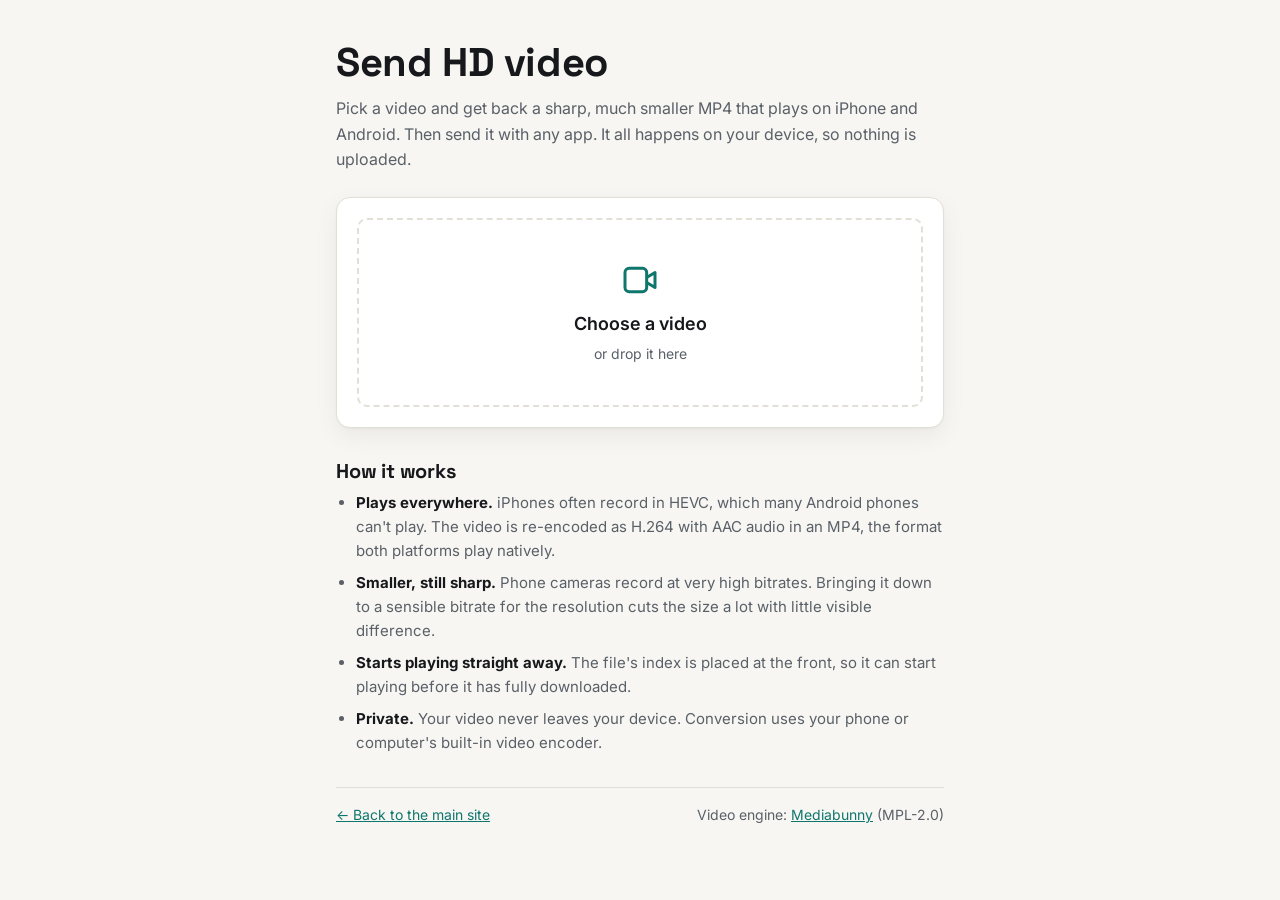
<file: video/index.html>
<!doctype html>
<html lang="en">
  <head>
    <meta charset="utf-8" />
    <meta name="viewport" content="width=device-width, initial-scale=1" />
    <title>Send HD Video</title>
    <meta
      name="description"
      content="Turn any video into a high-quality MP4 that plays on both iPhone and Android, then send it straight from your phone. Everything happens on your device; nothing is uploaded."
    />
    <meta name="theme-color" content="#0f766e" />
    <meta property="og:type" content="website" />
    <meta property="og:title" content="Send HD Video" />
    <meta
      property="og:description"
      content="Make any video small, sharp and playable on iPhone and Android, then send it. Nothing leaves your device."
    />

    <link rel="icon" href="icon.svg" type="image/svg+xml" />
    <link rel="preconnect" href="https://fonts.googleapis.com" />
    <link rel="preconnect" href="https://fonts.gstatic.com" crossorigin />
    <link
      href="https://fonts.googleapis.com/css2?family=Inter:wght@400;500;600&family=Space+Grotesk:wght@500;600;700&display=swap"
      rel="stylesheet"
    />
    <link rel="stylesheet" href="video.css" />

    <!-- Same saved theme as the rest of the site, applied before first paint. -->
    <script>
      try {
        var t = localStorage.getItem("theme");
        if (t === "light" || t === "dark") document.documentElement.setAttribute("data-theme", t);
      } catch (e) {}
    </script>

    <!-- The AAC encoder add-on imports "mediabunny" by name; point that name at our local copy. -->
    <script type="importmap">
      { "imports": { "mediabunny": "./vendor/mediabunny.min.mjs" } }
    </script>
  </head>
  <body>
    <main class="wrap">
      <header class="head">
        <h1>Send HD video</h1>
        <p class="lede">
          Pick a video and get back a sharp, much smaller MP4 that plays on iPhone and Android. Then send it with any
          app. It all happens on your device, so nothing is uploaded.
        </p>
      </header>

      <!-- Step 1: pick a video -->
      <section class="card" id="pick-step">
        <label class="drop" id="drop">
          <input type="file" id="file" accept="video/*" class="sr-only" />
          <svg width="40" height="40" viewBox="0 0 24 24" aria-hidden="true">
            <rect x="3" y="5" width="13" height="14" rx="2.5" fill="none" stroke="currentColor" stroke-width="1.8" />
            <path d="M16 10.5 21 7.5v9l-5-3" fill="none" stroke="currentColor" stroke-width="1.8" stroke-linejoin="round" />
          </svg>
          <span class="drop-title">Choose a video</span>
          <span class="drop-sub">or drop it here</span>
        </label>
        <p class="unsupported" id="unsupported" hidden>
          This browser can't convert video. Open this page in Chrome, Edge, or Safari 16.4 or newer (iPhone or iPad
          on iOS 16.4+).
        </p>
      </section>

      <!-- Step 2: choose settings -->
      <section class="card" id="settings-step" hidden>
        <div class="source">
          <video id="source-preview" playsinline muted controls preload="metadata"></video>
          <div>
            <p class="file-name" id="source-name"></p>
            <dl class="meta" id="source-meta"></dl>
            <button class="link-btn" type="button" id="change-file">Choose a different video</button>
          </div>
        </div>

        <fieldset class="presets">
          <legend>Quality</legend>
          <label class="preset">
            <input type="radio" name="preset" value="1080" checked />
            <span class="preset-body">
              <span class="preset-title">Full HD 1080p <em>Recommended</em></span>
              <span class="preset-sub">Sharp on any phone screen, and much smaller than the original.</span>
            </span>
          </label>
          <label class="preset">
            <input type="radio" name="preset" value="720" />
            <span class="preset-body">
              <span class="preset-title">HD 720p</span>
              <span class="preset-sub">Smallest file and quickest to send. Good for chat apps and slow data.</span>
            </span>
          </label>
          <label class="preset">
            <input type="radio" name="preset" value="original" />
            <span class="preset-body">
              <span class="preset-title">Keep the original resolution</span>
              <span class="preset-sub">Up to 4K. Larger file, made to play on both iPhone and Android.</span>
            </span>
          </label>
          <label class="preset">
            <input type="radio" name="preset" value="size" />
            <span class="preset-body">
              <span class="preset-title">Fit a file size</span>
              <span class="preset-sub">
                Keep it under
                <input type="number" id="target-mb" min="1" max="4000" step="1" value="16" inputmode="numeric" aria-label="Maximum size in megabytes" />
                MB. Picks the best quality that fits.
              </span>
            </span>
          </label>
        </fieldset>

        <p class="estimate" id="estimate" aria-live="polite"></p>
        <button class="btn btn-primary btn-large btn-block" type="button" id="convert">Make it ready to send</button>
      </section>

      <!-- Step 3: converting -->
      <section class="card" id="progress-step" hidden>
        <p class="progress-label"><span id="progress-text">Getting ready…</span><span id="progress-pct">0%</span></p>
        <div class="bar" role="progressbar" aria-labelledby="progress-text" aria-valuemin="0" aria-valuemax="100" aria-valuenow="0" id="bar">
          <span id="bar-fill"></span>
        </div>
        <p class="hint">Keep this page open and your screen on until it finishes.</p>
        <button class="btn btn-block" type="button" id="cancel">Cancel</button>
      </section>

      <!-- Step 4: send -->
      <section class="card" id="done-step" hidden>
        <video id="result-preview" playsinline controls preload="metadata"></video>
        <p class="saving" id="saving"></p>
        <dl class="meta" id="result-meta"></dl>
        <div class="actions">
          <button class="btn btn-primary btn-large" type="button" id="share" hidden>Send</button>
          <a class="btn btn-large" id="download" download>Save to device</a>
        </div>
        <p class="hint" id="share-hint"></p>
        <button class="link-btn" type="button" id="start-over">Convert another video</button>
      </section>

      <p class="error" id="error" role="alert" hidden></p>

      <section class="how">
        <h2>How it works</h2>
        <ul>
          <li>
            <strong>Plays everywhere.</strong> iPhones often record in HEVC, which many Android phones can't play. The
            video is re-encoded as H.264 with AAC audio in an MP4, the format both platforms play natively.
          </li>
          <li>
            <strong>Smaller, still sharp.</strong> Phone cameras record at very high bitrates. Bringing it down to a
            sensible bitrate for the resolution cuts the size a lot with little visible difference.
          </li>
          <li>
            <strong>Starts playing straight away.</strong> The file's index is placed at the front, so it can start
            playing before it has fully downloaded.
          </li>
          <li>
            <strong>Private.</strong> Your video never leaves your device. Conversion uses your phone or computer's
            built-in video encoder.
          </li>
        </ul>
      </section>

      <footer class="foot">
        <a href="../">← Back to the main site</a>
        <span>Video engine: <a href="https://mediabunny.dev/" target="_blank" rel="noopener">Mediabunny</a> (MPL-2.0)</span>
      </footer>
    </main>

    <script type="module" src="video.js"></script>
  </body>
</html>
</file>
<file: css/style.css>
/* ==========================================================
   Design tokens
   Dark: deep space surfaces with BMW blue / cyan / emerald accents.
   ========================================================== */
:root {
  --bg: #f6f8fb;
  --surface: #ffffff;
  --surface-2: #eef2f7;
  --text: #0b1220;
  --muted: #4f5b6d;
  --border: #dde3ec;
  --glass: rgba(255, 255, 255, 0.72);
  --glass-border: rgba(15, 23, 42, 0.09);
  --glass-inset: rgba(255, 255, 255, 0.9);
  --accent: #0066b2;
  --accent-hover: #00548f;
  --accent-ink: #ffffff;
  --accent-soft: rgba(0, 102, 178, 0.09);
  --cyan: #0284c7;
  --emerald: #047857;
  --btn-grad: linear-gradient(135deg, #0066b2, #0077c0);
  --c1: #0066b2;
  --c2: #047857;
  --c3: #c2410c;
  --c4: #7c3aed;
  --c5: #be185d;
  --point-idle: #b8c0cc;
  --ok: #059669;
  --heat: #059669;
  --shadow: 0 1px 2px rgba(15, 23, 42, 0.04), 0 10px 30px -12px rgba(15, 23, 42, 0.14);
  --glow: rgba(0, 102, 178, 0.14);
  --ambient-1: rgba(0, 102, 178, 0.08);
  --ambient-2: rgba(16, 185, 129, 0.06);
  --code-bg: #0d1220;
  --show-light: inline-block;
  --show-dark: none;

  --font-sans: "Inter", system-ui, -apple-system, "Segoe UI", Roboto, sans-serif;
  --font-display: "Space Grotesk", "Inter", system-ui, sans-serif;
  --font-mono: "JetBrains Mono", ui-monospace, SFMono-Regular, Menlo, monospace;
  --radius: 16px;
  --gutter: 24px;
  --ease: cubic-bezier(0.2, 0.7, 0.2, 1);
  color-scheme: light;
}

@media (prefers-color-scheme: dark) {
  :root:not([data-theme="light"]) {
    --bg: #0a0d12;
    --surface: #121721;
    --surface-2: #19202d;
    --text: #e6edf7;
    --muted: #93a0b4;
    --border: #1e2638;
    --glass: rgba(18, 23, 33, 0.62);
    --glass-border: rgba(255, 255, 255, 0.08);
    --glass-inset: rgba(255, 255, 255, 0.04);
    --accent: #00a3e0;
    --accent-hover: #38bdf8;
    --accent-ink: #ffffff;
    --accent-soft: rgba(0, 163, 224, 0.12);
    --cyan: #00a3e0;
    --emerald: #10b981;
    --c1: #00a3e0;
    --c2: #10b981;
    --c3: #f59e0b;
    --c4: #a78bfa;
    --c5: #f472b6;
    --point-idle: #3a4558;
    --ok: #10b981;
    --heat: #10b981;
    --shadow: 0 1px 2px rgba(0, 0, 0, 0.4), 0 18px 40px -18px rgba(0, 0, 0, 0.6);
    --glow: rgba(0, 163, 224, 0.18);
    --ambient-1: rgba(0, 102, 178, 0.16);
    --ambient-2: rgba(16, 185, 129, 0.08);
    --code-bg: #070a10;
    --show-light: none;
    --show-dark: inline-block;
    color-scheme: dark;
  }
}

:root[data-theme="dark"] {
  --bg: #0a0d12;
  --surface: #121721;
  --surface-2: #19202d;
  --text: #e6edf7;
  --muted: #93a0b4;
  --border: #1e2638;
  --glass: rgba(18, 23, 33, 0.62);
  --glass-border: rgba(255, 255, 255, 0.08);
  --glass-inset: rgba(255, 255, 255, 0.04);
  --accent: #00a3e0;
  --accent-hover: #38bdf8;
  --accent-ink: #ffffff;
  --accent-soft: rgba(0, 163, 224, 0.12);
  --cyan: #00a3e0;
  --emerald: #10b981;
  --c1: #00a3e0;
  --c2: #10b981;
  --c3: #f59e0b;
  --c4: #a78bfa;
  --c5: #f472b6;
  --point-idle: #3a4558;
  --ok: #10b981;
  --heat: #10b981;
  --shadow: 0 1px 2px rgba(0, 0, 0, 0.4), 0 18px 40px -18px rgba(0, 0, 0, 0.6);
  --glow: rgba(0, 163, 224, 0.18);
  --ambient-1: rgba(0, 102, 178, 0.16);
  --ambient-2: rgba(16, 185, 129, 0.08);
  --code-bg: #070a10;
  --show-light: none;
  --show-dark: inline-block;
  color-scheme: dark;
}

/* ==========================================================
   Base
   ========================================================== */
*,
*::before,
*::after {
  box-sizing: border-box;
}

html {
  scroll-behavior: smooth;
  scroll-padding-top: 80px;
  -webkit-text-size-adjust: 100%;
}

body {
  margin: 0;
  background: var(--bg);
  color: var(--text);
  font-family: var(--font-sans);
  font-size: 16px;
  line-height: 1.6;
  -webkit-font-smoothing: antialiased;
  overflow-x: hidden;
}

h1,
h2,
h3 {
  font-family: var(--font-display);
  line-height: 1.15;
  margin: 0;
  letter-spacing: -0.02em;
}

p {
  margin: 0;
}

a {
  color: var(--accent);
  text-decoration-thickness: 1px;
  text-underline-offset: 3px;
}

a:hover {
  color: var(--accent-hover);
}

:focus-visible {
  outline: 2px solid var(--accent);
  outline-offset: 3px;
  border-radius: 8px;
}

::selection {
  background: color-mix(in srgb, var(--accent) 30%, transparent);
}

.container {
  width: 100%;
  max-width: 1160px;
  margin: 0 auto;
  padding: 0 var(--gutter);
}

.sr-only {
  position: absolute;
  width: 1px;
  height: 1px;
  padding: 0;
  margin: -1px;
  overflow: hidden;
  clip: rect(0, 0, 0, 0);
  white-space: nowrap;
  border: 0;
}

.skip-link {
  position: absolute;
  left: 16px;
  top: -48px;
  z-index: 100;
  padding: 8px 14px;
  background: var(--accent);
  color: var(--accent-ink);
  border-radius: 8px;
  text-decoration: none;
}

.skip-link:focus {
  top: 12px;
}

[hidden] {
  display: none !important;
}

.ic {
  flex: none;
  display: inline-block;
  vertical-align: -0.15em;
}

.logo {
  display: inline-flex;
  flex: none;
}

.logo img {
  display: block;
  object-fit: contain;
}

.only-light {
  display: var(--show-light) !important;
}

.only-dark {
  display: var(--show-dark) !important;
}

/* Fixed ambient gradient mesh behind everything, so glass surfaces have something to blur. */
.ambient {
  position: fixed;
  inset: 0;
  z-index: -1;
  pointer-events: none;
  background:
    radial-gradient(60vw 50vh at 85% -10%, var(--ambient-1), transparent 70%),
    radial-gradient(50vw 50vh at -10% 40%, var(--ambient-2), transparent 70%),
    radial-gradient(40vw 40vh at 100% 100%, var(--ambient-1), transparent 70%);
}

/* Glass surfaces */
.glass {
  background: var(--glass);
  border: 1px solid var(--glass-border);
  box-shadow: inset 0 1px 0 var(--glass-inset), var(--shadow);
  -webkit-backdrop-filter: blur(12px) saturate(1.3);
  backdrop-filter: blur(12px) saturate(1.3);
}

/* Pointer-following highlight on cards (position set from JS). */
.glow {
  position: relative;
  isolation: isolate;
}

.glow::before {
  content: "";
  position: absolute;
  inset: -1px;
  z-index: -1;
  border-radius: inherit;
  padding: 1px;
  background: radial-gradient(260px circle at var(--gx, 50%) var(--gy, -40%), color-mix(in srgb, var(--accent) 70%, transparent), transparent 70%);
  -webkit-mask: linear-gradient(#000 0 0) content-box, linear-gradient(#000 0 0);
  -webkit-mask-composite: xor;
  mask: linear-gradient(#000 0 0) content-box exclude, linear-gradient(#000 0 0);
  opacity: 0;
  transition: opacity 0.3s;
  pointer-events: none;
}

.glow:hover::before {
  opacity: 1;
}

/* ==========================================================
   Buttons
   ========================================================== */
.btn {
  position: relative;
  display: inline-flex;
  align-items: center;
  justify-content: center;
  gap: 8px;
  min-height: 44px;
  padding: 0 18px;
  border: 1px solid var(--border);
  border-radius: 999px;
  background: var(--surface);
  color: var(--text);
  font: 500 15px/1 var(--font-sans);
  text-decoration: none;
  cursor: pointer;
  transition: background-color 0.15s, border-color 0.15s, color 0.15s, transform 0.15s, box-shadow 0.2s;
}

.btn:hover {
  color: var(--text);
  border-color: color-mix(in srgb, var(--accent) 55%, var(--border));
  transform: translateY(-1px);
}

.btn:active {
  transform: translateY(0);
}

.btn-primary {
  overflow: hidden;
  border-color: transparent;
  background: var(--btn-grad);
  color: #fff;
  font-weight: 600;
  box-shadow: 0 6px 20px -8px rgba(0, 102, 178, 0.7), inset 0 1px 0 rgba(255, 255, 255, 0.2);
}

.btn-primary:hover {
  border-color: transparent;
  color: #fff;
  box-shadow: 0 10px 30px -8px rgba(0, 163, 224, 0.75), inset 0 1px 0 rgba(255, 255, 255, 0.25);
}

/* Shimmer sweep */
.btn-shine::after {
  content: "";
  position: absolute;
  inset: 0;
  background: linear-gradient(105deg, transparent 35%, rgba(255, 255, 255, 0.35) 50%, transparent 65%);
  transform: translateX(-120%);
  pointer-events: none;
}

.btn-shine:hover::after {
  transform: translateX(120%);
  transition: transform 0.75s var(--ease);
}

.btn-primary .ic {
  transition: transform 0.2s var(--ease);
}

.btn-primary:hover .ic:last-child {
  transform: translateX(3px);
}

.btn-ghost {
  background: transparent;
}

.btn-small {
  min-height: 36px;
  padding: 0 14px;
  font-size: 14px;
}

.btn-large {
  min-height: 50px;
  padding: 0 22px;
  font-size: 16px;
}

/* Copy-email tooltip */
.tooltip {
  position: absolute;
  left: 50%;
  bottom: calc(100% + 10px);
  padding: 6px 10px;
  border-radius: 8px;
  background: var(--text);
  color: var(--bg);
  font: 500 12px/1.2 var(--font-sans);
  white-space: nowrap;
  opacity: 0;
  transform: translate(-50%, 4px);
  transition: opacity 0.15s, transform 0.15s;
  pointer-events: none;
}

.tooltip::after {
  content: "";
  position: absolute;
  left: 50%;
  top: 100%;
  border: 5px solid transparent;
  border-top-color: var(--text);
  transform: translateX(-50%);
}

.btn-copy.is-copied .tooltip {
  opacity: 1;
  transform: translate(-50%, 0);
}

.btn-copy.is-copied {
  border-color: var(--ok);
}

/* ==========================================================
   Header
   ========================================================== */
.site-header {
  position: sticky;
  top: 0;
  z-index: 50;
  background: color-mix(in srgb, var(--bg) 78%, transparent);
  -webkit-backdrop-filter: saturate(1.4) blur(14px);
  backdrop-filter: saturate(1.4) blur(14px);
  border-bottom: 1px solid transparent;
  transition: border-color 0.2s;
}

.site-header.is-scrolled {
  border-bottom-color: var(--glass-border);
}

.scroll-progress {
  position: absolute;
  left: 0;
  right: 0;
  bottom: -1px;
  height: 2px;
  background: linear-gradient(90deg, var(--accent), var(--emerald));
  transform: scaleX(0);
  transform-origin: 0 50%;
}

.nav {
  display: flex;
  align-items: center;
  gap: 16px;
  height: 64px;
}

.brand {
  display: flex;
  align-items: center;
  gap: 10px;
  color: var(--text);
  text-decoration: none;
  font-weight: 600;
  margin-right: auto;
  min-width: 0;
}

.brand:hover {
  color: var(--text);
}

.brand-mark {
  display: grid;
  place-items: center;
  flex: none;
  width: 34px;
  height: 34px;
  border-radius: 10px;
  background: var(--btn-grad);
  color: #fff;
  font: 700 14px/1 var(--font-display);
  letter-spacing: 0.02em;
  box-shadow: 0 4px 14px -4px rgba(0, 102, 178, 0.6);
}

.brand-name {
  white-space: nowrap;
  overflow: hidden;
  text-overflow: ellipsis;
}

.nav-menu {
  display: flex;
  align-items: center;
  gap: 2px;
}

.nav-menu a:not(.btn) {
  position: relative;
  padding: 8px 12px;
  border-radius: 8px;
  color: var(--muted);
  font-size: 15px;
  font-weight: 500;
  text-decoration: none;
  transition: color 0.15s, background-color 0.15s;
}

.nav-menu a:not(.btn):hover {
  color: var(--text);
  background: var(--surface-2);
}

.nav-menu a.is-active {
  color: var(--text);
}

.nav-menu a:not(.btn)::after {
  content: "";
  position: absolute;
  left: 12px;
  right: 12px;
  bottom: 2px;
  height: 2px;
  border-radius: 2px;
  background: var(--accent);
  transform: scaleX(0);
  transition: transform 0.25s var(--ease);
}

.nav-menu a.is-active::after {
  transform: scaleX(1);
}

.nav-menu .btn {
  margin-left: 8px;
}

.theme-toggle,
.nav-toggle {
  flex: none;
  display: grid;
  place-items: center;
  width: 40px;
  height: 40px;
  padding: 0;
  border: 1px solid var(--border);
  border-radius: 10px;
  background: var(--surface);
  color: var(--text);
  cursor: pointer;
  transition: border-color 0.15s;
}

.theme-toggle:hover,
.nav-toggle:hover {
  border-color: var(--accent);
}

.nav-toggle {
  display: none;
}

.icon-moon {
  display: none;
}

:root[data-theme="dark"] .icon-sun {
  display: none;
}

:root[data-theme="dark"] .icon-moon {
  display: block;
}

@media (prefers-color-scheme: dark) {
  :root:not([data-theme="light"]) .icon-sun {
    display: none;
  }
  :root:not([data-theme="light"]) .icon-moon {
    display: block;
  }
}

/* ==========================================================
   Hero
   ========================================================== */
.hero-band {
  position: relative;
  isolation: isolate;
}

/* Ambient light that follows the cursor (position set from JS). */
.hero-glow {
  position: absolute;
  inset: -64px 0 0;
  z-index: -1;
  pointer-events: none;
  background:
    radial-gradient(520px circle at var(--mx, 70%) var(--my, 30%), var(--glow), transparent 65%),
    linear-gradient(to bottom, transparent 70%, var(--bg));
  -webkit-mask: linear-gradient(#000 70%, transparent);
  mask: linear-gradient(#000 70%, transparent);
}

.hero-glow::before {
  content: "";
  position: absolute;
  inset: 0;
  background-image:
    linear-gradient(var(--glass-border) 1px, transparent 1px),
    linear-gradient(90deg, var(--glass-border) 1px, transparent 1px);
  background-size: 48px 48px;
  -webkit-mask: radial-gradient(70% 60% at 60% 30%, #000, transparent);
  mask: radial-gradient(70% 60% at 60% 30%, #000, transparent);
}

.hero {
  display: grid;
  grid-template-columns: minmax(0, 1.05fr) minmax(0, 1fr);
  gap: 56px;
  align-items: center;
  padding-top: 72px;
  padding-bottom: 48px;
}

.status {
  display: inline-flex;
  align-items: center;
  gap: 10px;
  padding: 6px 14px 6px 12px;
  margin-bottom: 22px;
  border: 1px solid color-mix(in srgb, var(--ok) 35%, var(--glass-border));
  border-radius: 999px;
  background: color-mix(in srgb, var(--ok) 8%, var(--glass));
  color: var(--text);
  font-size: 14px;
  font-weight: 500;
}

.status-dot {
  position: relative;
  width: 8px;
  height: 8px;
  border-radius: 50%;
  background: var(--ok);
  box-shadow: 0 0 10px var(--ok);
}

.status-dot::after {
  content: "";
  position: absolute;
  inset: 0;
  border-radius: 50%;
  border: 2px solid var(--ok);
  animation: radar 2s var(--ease) infinite;
}

@keyframes radar {
  from {
    transform: scale(1);
    opacity: 0.9;
  }
  to {
    transform: scale(3.2);
    opacity: 0;
  }
}

.eyebrow {
  margin-bottom: 12px;
  color: var(--accent);
  font: 500 14px/1.4 var(--font-mono);
  letter-spacing: 0.02em;
}

.hero h1 {
  font-size: clamp(40px, 5.8vw, 66px);
  font-weight: 700;
  letter-spacing: -0.04em;
  text-wrap: balance;
  background: linear-gradient(180deg, var(--text) 40%, color-mix(in srgb, var(--text) 62%, var(--accent)));
  -webkit-background-clip: text;
  background-clip: text;
  color: transparent;
}

.lede {
  max-width: 34em;
  margin-top: 20px;
  color: var(--muted);
  font-size: clamp(17px, 1.6vw, 19px);
  line-height: 1.6;
  text-wrap: pretty;
}

.hero-location {
  display: flex;
  align-items: center;
  gap: 6px;
  margin-top: 16px;
  color: var(--muted);
  font-size: 15px;
}

.hero-actions {
  display: flex;
  flex-wrap: wrap;
  gap: 10px;
  margin-top: 30px;
}

/* ---------- Hero lab (k-means + pipeline) ---------- */
.lab {
  margin: 0;
  border-radius: calc(var(--radius) + 2px);
  overflow: hidden;
}

.lab-head {
  display: flex;
  align-items: center;
  gap: 14px;
  padding: 10px 12px 10px 14px;
  border-bottom: 1px solid var(--glass-border);
}

.plot-dots {
  display: flex;
  gap: 6px;
}

.plot-dots i {
  width: 10px;
  height: 10px;
  border-radius: 50%;
  background: var(--surface-2);
  border: 1px solid var(--border);
}

.plot-dots i:nth-child(1) {
  background: #ff5f57;
  border-color: transparent;
}
.plot-dots i:nth-child(2) {
  background: #febc2e;
  border-color: transparent;
}
.plot-dots i:nth-child(3) {
  background: #28c840;
  border-color: transparent;
}

.lab-tabs {
  display: flex;
  gap: 2px;
  margin-left: auto;
  padding: 3px;
  border-radius: 10px;
  background: var(--surface-2);
}

.lab-tab {
  min-height: 30px;
  padding: 0 12px;
  border: 0;
  border-radius: 8px;
  background: transparent;
  color: var(--muted);
  font: 500 13px/1 var(--font-mono);
  cursor: pointer;
}

.lab-tab:hover {
  color: var(--text);
}

.lab-tab[aria-selected="true"] {
  background: var(--surface);
  color: var(--text);
  box-shadow: 0 1px 3px rgba(0, 0, 0, 0.15);
}

/* Both panels share one fixed-ratio stage, so switching never shifts the layout. */
.lab-stage {
  aspect-ratio: 400 / 280;
}

.plot,
.pipe {
  display: block;
  width: 100%;
  height: 100%;
}

.plot {
  cursor: crosshair;
}

.lab-controls {
  display: flex;
  flex-wrap: wrap;
  align-items: center;
  gap: 8px;
  min-height: 56px;
  padding: 10px 14px;
  border-top: 1px solid var(--glass-border);
}

.seg {
  display: inline-flex;
  align-items: center;
  gap: 2px;
  padding: 3px;
  border-radius: 10px;
  background: var(--surface-2);
}

.seg-label {
  padding: 0 8px 0 6px;
  color: var(--muted);
  font: italic 500 13px/1 var(--font-mono);
}

.seg button {
  width: 30px;
  height: 28px;
  border: 0;
  border-radius: 7px;
  background: transparent;
  color: var(--muted);
  font: 500 13px/1 var(--font-mono);
  cursor: pointer;
}

.seg button:hover {
  color: var(--text);
}

.seg button[aria-pressed="true"] {
  background: var(--accent);
  color: #fff;
}

.lab-btn {
  display: inline-flex;
  align-items: center;
  gap: 6px;
  min-height: 34px;
  padding: 0 12px;
  border: 1px solid var(--border);
  border-radius: 9px;
  background: var(--surface);
  color: var(--text);
  font: 500 13px/1 var(--font-mono);
  cursor: pointer;
  transition: border-color 0.15s, background-color 0.15s;
}

.lab-btn:hover {
  border-color: var(--accent);
}

.lab-btn-accent {
  margin-left: auto;
  border-color: transparent;
  background: var(--btn-grad);
  color: #fff;
}

.lab-btn[aria-pressed="true"] {
  border-color: var(--emerald);
  color: var(--emerald);
  background: color-mix(in srgb, var(--emerald) 10%, var(--surface));
}

.lab-foot {
  display: flex;
  flex-wrap: wrap;
  gap: 4px 16px;
  padding: 0 14px 12px;
  color: var(--muted);
  font: 400 12px/1.4 var(--font-mono);
}

.lab-hint {
  margin-left: auto;
  opacity: 0.8;
}

.plot-grid line {
  stroke: var(--glass-border);
  stroke-width: 1;
}

.plot-points circle {
  fill: var(--point-idle);
  fill-opacity: 0.9;
  transition: fill 0.45s ease;
}

.plot-points circle[data-k="0"],
.plot-centroids [data-k="0"] {
  fill: var(--c1);
  color: var(--c1);
}
.plot-points circle[data-k="1"],
.plot-centroids [data-k="1"] {
  fill: var(--c2);
  color: var(--c2);
}
.plot-points circle[data-k="2"],
.plot-centroids [data-k="2"] {
  fill: var(--c3);
  color: var(--c3);
}
.plot-points circle[data-k="3"],
.plot-centroids [data-k="3"] {
  fill: var(--c4);
  color: var(--c4);
}
.plot-points circle[data-k="4"],
.plot-centroids [data-k="4"] {
  fill: var(--c5);
  color: var(--c5);
}

.plot-centroids g {
  transition: transform 0.6s cubic-bezier(0.3, 0.7, 0.2, 1), opacity 0.3s;
}

.plot-centroids circle {
  fill: var(--surface);
  stroke: currentColor;
  stroke-width: 2.5;
}

.plot-centroids circle.halo {
  fill: currentColor;
  fill-opacity: 0.14;
  stroke: none;
}

.plot-centroids path {
  stroke: currentColor;
  stroke-width: 2.5;
  stroke-linecap: round;
}

/* Pipeline simulation */
.pipe-edge {
  stroke: var(--border);
  stroke-width: 2;
}

.pipe-flow {
  stroke: var(--accent);
  stroke-width: 2;
  stroke-dasharray: 4 6;
  opacity: 0;
  transition: opacity 0.3s;
  animation: dash 0.8s linear infinite;
}

.pipe-flow.is-on {
  opacity: 1;
}

@keyframes dash {
  to {
    stroke-dashoffset: -20;
  }
}

.pipe-box {
  fill: var(--surface);
  stroke: var(--border);
  stroke-width: 1.2;
  transition: stroke 0.25s, fill 0.25s;
}

.pipe-box-dashed {
  fill: transparent;
  stroke-dasharray: 4 4;
}

.pipe-node.is-active .pipe-box {
  stroke: var(--accent);
  fill: color-mix(in srgb, var(--accent) 10%, var(--surface));
  filter: drop-shadow(0 0 8px color-mix(in srgb, var(--accent) 60%, transparent));
}

.pipe-svc {
  fill: var(--text);
  font: 600 11px var(--font-sans);
}

.pipe-name {
  fill: var(--muted);
  font: 400 9.5px var(--font-mono);
}

.pipe-bar-bg {
  fill: var(--surface-2);
}

.pipe-bar {
  fill: var(--emerald);
  transition: width 0.3s;
}

.pipe-packet {
  fill: var(--accent);
  opacity: 0;
  filter: drop-shadow(0 0 6px var(--accent));
}

.pipe-packet.is-live {
  opacity: 1;
}

.pipe-logline {
  fill: var(--text);
  font: 400 10px var(--font-mono);
}

.pipe-logline.dim {
  fill: var(--muted);
}

.pipe-logline.ok {
  fill: var(--emerald);
}

/* ==========================================================
   Stats strip
   ========================================================== */
.stats {
  display: grid;
  grid-template-columns: repeat(3, minmax(0, 1fr));
  gap: 0;
  margin: 0;
  padding: 0;
  list-style: none;
  border-radius: var(--radius);
}

.stats li {
  padding: 22px 26px;
}

.stats li + li {
  border-left: 1px solid var(--glass-border);
}

.stat-value {
  display: block;
  font: 700 30px/1.1 var(--font-display);
  letter-spacing: -0.02em;
  font-variant-numeric: tabular-nums;
}

.stat-label {
  display: block;
  margin-top: 6px;
  color: var(--muted);
  font-size: 14px;
  line-height: 1.45;
}

/* ==========================================================
   Sections
   ========================================================== */
.section {
  padding-top: 104px;
}

.section.reveal {
  opacity: 0;
  transform: translateY(16px);
  transition: opacity 0.6s var(--ease), transform 0.6s var(--ease);
}

.section.reveal.is-in {
  opacity: 1;
  transform: none;
}

.section-head {
  margin-bottom: 32px;
}

.section-kicker {
  display: inline-flex;
  align-items: center;
  gap: 10px;
  margin-bottom: 10px;
  color: var(--accent);
  font: 500 13px/1 var(--font-mono);
}

.section-kicker::after {
  content: "";
  width: 32px;
  height: 1px;
  background: linear-gradient(90deg, var(--accent), transparent);
}

.section h2 {
  font-size: clamp(30px, 4vw, 42px);
  font-weight: 700;
}

.section-sub {
  max-width: 44em;
  margin-top: 10px;
  color: var(--muted);
}

.pill {
  display: inline-flex;
  align-items: center;
  padding: 3px 9px;
  border-radius: 999px;
  border: 1px solid color-mix(in srgb, var(--accent) 30%, transparent);
  background: var(--accent-soft);
  color: var(--accent);
  font: 500 11px/1.4 var(--font-mono);
  letter-spacing: 0.03em;
  text-transform: uppercase;
  white-space: nowrap;
}

/* About */
.about {
  display: grid;
  grid-template-columns: minmax(0, 1.4fr) minmax(0, 1fr);
  gap: 40px;
  align-items: start;
}

.about-text p {
  font-size: 18px;
  line-height: 1.7;
  text-wrap: pretty;
}

.about-text p + p {
  margin-top: 18px;
}

.about-card {
  padding: 24px;
  border-radius: var(--radius);
}

.avatar {
  display: grid;
  place-items: center;
  width: 72px;
  height: 72px;
  margin-bottom: 20px;
  border-radius: 20px;
  background: var(--btn-grad);
  color: #fff;
  font: 700 26px/1 var(--font-display);
  overflow: hidden;
  box-shadow: 0 10px 24px -10px rgba(0, 102, 178, 0.7);
}

.avatar img {
  width: 100%;
  height: 100%;
  object-fit: cover;
}

.facts {
  display: grid;
  gap: 14px;
  margin: 0;
}

.facts div {
  display: grid;
  gap: 2px;
}

.facts dt {
  color: var(--muted);
  font: 400 12px/1.4 var(--font-mono);
  text-transform: uppercase;
  letter-spacing: 0.06em;
}

.facts dd {
  margin: 0;
  font-weight: 500;
}

/* ==========================================================
   Experience timeline
   ========================================================== */
.jobs {
  position: relative;
  display: grid;
  gap: 20px;
  margin: 0;
  padding: 0 0 0 36px;
  list-style: none;
}

.jobs::before {
  content: "";
  position: absolute;
  left: 9px;
  top: 12px;
  bottom: 12px;
  width: 2px;
  border-radius: 2px;
  background: linear-gradient(to bottom, var(--accent), color-mix(in srgb, var(--emerald) 60%, transparent) 40%, var(--border));
}

.job {
  position: relative;
}

.job-node {
  position: absolute;
  left: -36px;
  top: 30px;
  width: 20px;
  height: 20px;
  border-radius: 50%;
  background: var(--bg);
  border: 2px solid var(--border);
}

.job-node::after {
  content: "";
  position: absolute;
  inset: 4px;
  border-radius: 50%;
  background: var(--muted);
}

.job.is-current .job-node {
  border-color: var(--accent);
  box-shadow: 0 0 0 4px var(--accent-soft), 0 0 18px var(--accent);
}

.job.is-current .job-node::after {
  background: var(--accent);
}

.job-card {
  padding: 26px 28px;
  border-radius: var(--radius);
  transition: transform 0.25s var(--ease);
}

.job-head {
  display: flex;
  align-items: center;
  gap: 14px;
}

.job-badge {
  display: grid;
  place-items: center;
  flex: none;
  width: 46px;
  height: 46px;
  border-radius: 12px;
  border: 1px solid var(--glass-border);
  background: linear-gradient(145deg, var(--surface-2), var(--surface));
  color: var(--text);
  font: 700 14px/1 var(--font-display);
  letter-spacing: 0.02em;
}

.job.is-current .job-badge {
  background: var(--btn-grad);
  color: #fff;
  border-color: transparent;
}

.job-head h3 {
  font-size: 20px;
  font-weight: 600;
  letter-spacing: -0.01em;
}

.job-meta {
  margin-top: 4px;
  color: var(--muted);
  font: 400 13px/1.5 var(--font-mono);
}

.impact {
  display: flex;
  flex-wrap: wrap;
  gap: 8px;
  margin: 18px 0 0;
  padding: 0;
  list-style: none;
}

.impact li {
  display: inline-flex;
  align-items: center;
  gap: 6px;
  padding: 5px 11px;
  border-radius: 999px;
  border: 1px solid color-mix(in srgb, var(--emerald) 30%, transparent);
  background: color-mix(in srgb, var(--emerald) 9%, transparent);
  color: var(--text);
  font-size: 13px;
  line-height: 1.35;
}

.impact .ic {
  color: var(--emerald);
}

.roles {
  display: grid;
  gap: 4px;
  margin: 20px 0 0;
  padding: 16px 0 0;
  list-style: none;
  border-top: 1px solid var(--glass-border);
}

.role summary {
  display: flex;
  align-items: center;
  gap: 12px;
  padding: 8px 0 8px 22px;
  position: relative;
  list-style: none;
  cursor: pointer;
  border-radius: 8px;
}

.role summary::-webkit-details-marker {
  display: none;
}

.role summary::before {
  content: "";
  position: absolute;
  left: 2px;
  top: 15px;
  width: 10px;
  height: 10px;
  border-radius: 50%;
  background: var(--surface);
  border: 2px solid var(--muted);
}

.role.is-current summary::before {
  background: var(--accent);
  border-color: var(--accent);
  box-shadow: 0 0 0 4px var(--accent-soft);
}

.role-title {
  display: flex;
  flex-wrap: wrap;
  align-items: baseline;
  gap: 2px 12px;
  min-width: 0;
}

.role h4 {
  margin: 0;
  font: 600 17px/1.35 var(--font-display);
  letter-spacing: -0.01em;
}

.role-period {
  color: var(--muted);
  font: 400 13px/1.5 var(--font-mono);
}

.role-toggle {
  flex: none;
  margin-left: auto;
  width: 22px;
  height: 22px;
  border-radius: 6px;
  border: 1px solid var(--border);
  position: relative;
  transition: transform 0.25s var(--ease), border-color 0.15s;
}

.role-toggle::before,
.role-toggle::after {
  content: "";
  position: absolute;
  left: 50%;
  top: 50%;
  width: 10px;
  height: 2px;
  border-radius: 1px;
  background: var(--muted);
  transform: translate(-50%, -50%);
}

.role-toggle::after {
  transform: translate(-50%, -50%) rotate(90deg);
  transition: transform 0.25s var(--ease);
}

.role[open] .role-toggle::after {
  transform: translate(-50%, -50%) rotate(0);
}

.role summary:hover .role-toggle {
  border-color: var(--accent);
}

.role ul {
  margin: 2px 0 10px;
  padding-left: 40px;
  color: var(--muted);
  font-size: 15px;
}

.role ul li + li {
  margin-top: 5px;
}

/* ==========================================================
   Bento grid (Selected work)
   ========================================================== */
.bento {
  display: grid;
  grid-template-columns: repeat(6, minmax(0, 1fr));
  gap: 16px;
}

.tile {
  min-width: 0;
  padding: 26px;
  border-radius: calc(var(--radius) + 4px);
}

.tile-featured {
  grid-column: span 4;
  display: flex;
  flex-direction: column;
  background:
    radial-gradient(120% 80% at 100% 0%, color-mix(in srgb, var(--accent) 14%, transparent), transparent 60%),
    var(--glass);
}

.tile-telemetry {
  grid-column: span 2;
  display: flex;
  flex-direction: column;
}

.tile-activity {
  grid-column: span 6;
}

.tile-terminal {
  grid-column: span 4;
  padding: 0;
  overflow: hidden;
  border: 1px solid var(--glass-border);
  background: var(--code-bg);
  box-shadow: var(--shadow);
  color: #d6deeb;
}

.tile-commits {
  grid-column: span 2;
}

/* Build guide tile: links to the interactive guide in cicd/ */
.tile-guide {
  grid-column: span 6;
  display: grid;
  grid-template-columns: minmax(0, 1.15fr) minmax(0, 1fr);
  gap: 28px;
  align-items: center;
  background:
    radial-gradient(90% 120% at 0% 100%, color-mix(in srgb, #d97706 10%, transparent), transparent 60%),
    var(--glass);
}

.guide-title {
  margin-top: 6px;
  font-size: clamp(22px, 2.6vw, 28px);
  font-weight: 700;
  letter-spacing: -0.02em;
}

.guide-summary {
  max-width: 40em;
  margin-top: 10px;
  color: var(--muted);
  font-size: 16px;
}

.guide-stats {
  display: flex;
  flex-wrap: wrap;
  gap: 8px 22px;
  margin: 16px 0 0;
  padding: 0;
  list-style: none;
}

.guide-stats li {
  display: flex;
  align-items: baseline;
  gap: 6px;
  color: var(--muted);
  font-size: 14px;
}

.guide-stats strong {
  color: var(--text);
  font: 700 22px/1 var(--font-display);
}

.guide-actions {
  display: flex;
  flex-wrap: wrap;
  gap: 10px;
  margin-top: 20px;
}

.guide-visual {
  display: grid;
  gap: 12px;
  padding: 18px;
  border: 1px solid var(--glass-border);
  border-radius: var(--radius);
  background: var(--surface);
  color: var(--text);
  text-decoration: none;
  transition: border-color 0.2s var(--ease), transform 0.2s var(--ease);
}

.guide-visual:hover {
  border-color: color-mix(in srgb, #d97706 45%, var(--glass-border));
  transform: translateY(-2px);
}

.guide-steps {
  display: grid;
  grid-template-columns: repeat(4, minmax(0, 1fr));
  gap: 14px 8px;
  margin: 0;
  padding: 0;
  list-style: none;
}

.guide-steps li {
  --gs: #d97706;
  display: grid;
  justify-items: center;
  gap: 5px;
  text-align: center;
}

.guide-steps li.gs-github {
  --gs: #64748b;
}

:root[data-theme="dark"] .guide-steps li {
  --gs: #f59e0b;
}

:root[data-theme="dark"] .guide-steps li.gs-github {
  --gs: #94a3b8;
}

@media (prefers-color-scheme: dark) {
  :root:not([data-theme="light"]) .guide-steps li {
    --gs: #f59e0b;
  }
  :root:not([data-theme="light"]) .guide-steps li.gs-github {
    --gs: #94a3b8;
  }
}

.gs-num {
  display: grid;
  place-items: center;
  width: 36px;
  height: 36px;
  border: 2px solid var(--gs);
  border-radius: 50%;
  color: var(--gs);
  font: 700 14px/1 var(--font-display);
  animation: gs-pulse 6.4s var(--ease) infinite;
  animation-delay: calc(var(--i) * 0.8s);
}

.gs-name {
  font: 600 13px/1.2 var(--font-display);
}

@keyframes gs-pulse {
  0%,
  10% {
    background: var(--gs);
    color: #fff;
    box-shadow: 0 0 0 5px color-mix(in srgb, var(--gs) 22%, transparent);
  }
  16%,
  100% {
    background: transparent;
    color: var(--gs);
    box-shadow: none;
  }
}

.guide-visual-caption {
  margin: 0;
  color: var(--muted);
  font-size: 12.5px;
  text-align: center;
}

@media (max-width: 860px) {
  .tile-guide {
    grid-template-columns: minmax(0, 1fr);
  }
}

@media (prefers-reduced-motion: reduce) {
  .gs-num {
    animation: none;
  }
  .guide-visual {
    transition: none;
  }
}

.tile-label {
  display: inline-flex;
  align-items: center;
  gap: 7px;
  color: var(--muted);
  font: 500 12px/1.4 var(--font-mono);
  letter-spacing: 0.06em;
  text-transform: uppercase;
}

.tile-label .ic {
  color: var(--accent);
}

/* Featured tile */
.featured-title {
  margin-top: 4px;
  font-size: clamp(24px, 3vw, 32px);
  font-weight: 700;
  letter-spacing: -0.025em;
}

.tile-featured .project-summary {
  max-width: 40em;
  font-size: 17px;
}

.flow {
  display: flex;
  flex-wrap: wrap;
  align-items: center;
  gap: 8px;
  margin: 20px 0 0;
  padding: 0;
  list-style: none;
  counter-reset: stage;
}

.flow li {
  display: flex;
  align-items: center;
  gap: 8px;
  counter-increment: stage;
}

.flow li span {
  display: inline-flex;
  align-items: center;
  gap: 8px;
  padding: 7px 12px;
  border-radius: 10px;
  border: 1px solid var(--glass-border);
  background: var(--surface);
  font: 500 13px/1 var(--font-mono);
}

.flow li span::before {
  content: counter(stage);
  display: grid;
  place-items: center;
  width: 18px;
  height: 18px;
  border-radius: 50%;
  background: var(--accent-soft);
  color: var(--accent);
  font-size: 11px;
}

.flow li:last-child span {
  border-color: color-mix(in srgb, var(--emerald) 50%, transparent);
}

.flow li:last-child span::before {
  background: color-mix(in srgb, var(--emerald) 16%, transparent);
  color: var(--emerald);
}

.flow li + li::before {
  content: "";
  width: 22px;
  height: 2px;
  border-radius: 2px;
  background: linear-gradient(90deg, var(--accent), var(--emerald));
  background-size: 200% 100%;
  animation: flow 1.6s linear infinite;
}

@keyframes flow {
  from {
    background-position: 100% 0;
  }
  to {
    background-position: -100% 0;
  }
}

/* Telemetry tile */
.metrics {
  display: grid;
  gap: 18px;
  margin: 18px 0 0;
  padding: 0;
  list-style: none;
}

.metrics li {
  display: grid;
  gap: 2px;
}

.metric-value {
  font: 700 32px/1.05 var(--font-display);
  letter-spacing: -0.03em;
  font-variant-numeric: tabular-nums;
  background: linear-gradient(90deg, var(--accent), var(--emerald));
  -webkit-background-clip: text;
  background-clip: text;
  color: transparent;
}

.metric-label {
  color: var(--muted);
  font-size: 13.5px;
  line-height: 1.45;
}

.spark-wrap {
  margin: auto 0 0;
  padding-top: 20px;
}

.spark {
  display: block;
  width: 100%;
  height: 56px;
  color: var(--emerald);
}

.spark-line {
  stroke: var(--emerald);
  stroke-width: 2;
  stroke-linejoin: round;
}

.spark-wrap figcaption {
  margin-top: 6px;
  color: var(--muted);
  font: 400 11px/1.4 var(--font-mono);
}

/* Terminal tile (always dark, like an editor) */
.term-head {
  display: flex;
  align-items: center;
  gap: 14px;
  padding: 10px 14px;
  border-bottom: 1px solid rgba(255, 255, 255, 0.07);
  background: rgba(255, 255, 255, 0.02);
}

.tile-terminal .plot-dots i {
  border-color: transparent;
}

.term-tabs {
  display: flex;
  gap: 4px;
}

.term-tab {
  padding: 5px 10px;
  border: 0;
  border-radius: 7px;
  background: transparent;
  color: #8b97ab;
  font: 500 12.5px/1 var(--font-mono);
  cursor: pointer;
}

.term-tab:hover {
  color: #e6edf7;
}

.term-tab[aria-selected="true"] {
  background: rgba(255, 255, 255, 0.08);
  color: #e6edf7;
}

.term-body {
  overflow-x: auto;
}

.term-body pre {
  margin: 0;
  padding: 16px 18px 18px 0;
  font: 400 12.5px/1.7 var(--font-mono);
  counter-reset: ln;
  tab-size: 4;
}

.term-body pre:focus-visible {
  outline-offset: -3px;
}

.term-body .line {
  display: inline-block;
  min-width: 100%;
  padding-right: 18px;
}

.term-body .line::before {
  counter-increment: ln;
  content: counter(ln);
  display: inline-block;
  width: 3.4em;
  padding-right: 1.2em;
  text-align: right;
  color: #4a566b;
  user-select: none;
}

.is-typing .line {
  opacity: 0;
  animation: line-in 0.3s var(--ease) forwards;
  animation-delay: calc(var(--n) * 45ms);
}

@keyframes line-in {
  from {
    opacity: 0;
    transform: translateX(-4px);
  }
  to {
    opacity: 1;
    transform: none;
  }
}

.t-kw {
  color: #c792ea;
}
.t-str {
  color: #a5e075;
}
.t-num {
  color: #f78c6c;
}
.t-com {
  color: #6b7a90;
  font-style: italic;
}
.t-fn {
  color: #82aaff;
}
.t-attr {
  color: #7fdbca;
}
.t-op {
  color: #89ddff;
}

.term-note {
  padding: 10px 18px 14px;
  border-top: 1px solid rgba(255, 255, 255, 0.07);
  color: #8b97ab;
  font: 400 11.5px/1.4 var(--font-mono);
}

/* Commit highlights tile */
.gitlog {
  position: relative;
  display: grid;
  gap: 18px;
  margin: 18px 0 0;
  padding: 0 0 0 20px;
  list-style: none;
}

.gitlog::before {
  content: "";
  position: absolute;
  left: 4px;
  top: 8px;
  bottom: 8px;
  width: 2px;
  background: var(--border);
}

.gitlog li {
  position: relative;
}

.gitlog li::before {
  content: "";
  position: absolute;
  left: -20px;
  top: 5px;
  width: 10px;
  height: 10px;
  border-radius: 50%;
  background: var(--bg);
  border: 2px solid var(--emerald);
}

.gitlog p {
  margin-top: 4px;
  font-size: 14.5px;
}

/* ==========================================================
   GitHub activity (inside the bento)
   ========================================================== */
.activity-top {
  display: flex;
  flex-wrap: wrap;
  align-items: flex-end;
  justify-content: space-between;
  gap: 16px;
}

.activity-total {
  display: flex;
  flex-wrap: wrap;
  align-items: baseline;
  gap: 4px 12px;
  margin-top: 8px;
}

.activity-total .stat-label {
  margin-top: 0;
}

.activity-tabs {
  display: flex;
  gap: 8px;
}

.activity-year {
  margin-top: 14px;
  color: var(--muted);
  font: 400 13px/1.5 var(--font-mono);
}

.heatmap-wrap {
  display: flex;
  margin-top: 12px;
}

.heatmap-days {
  display: block;
  flex: none;
}

.heatmap-scroll {
  flex: 1 1 auto;
  min-width: 0;
  overflow-x: auto;
  -webkit-overflow-scrolling: touch;
  scrollbar-width: thin;
}

.heatmap {
  display: block;
}

.heatmap-label {
  fill: var(--muted);
  font: 400 11px var(--font-sans);
}

.heatmap rect {
  transition: stroke 0.1s;
  stroke: transparent;
  stroke-width: 1.5;
}

.heatmap rect:hover {
  stroke: var(--text);
}

.heatmap .lvl-0,
.heatmap-legend .lvl-0 {
  fill: var(--surface-2);
  background: var(--surface-2);
}
.heatmap .lvl-1,
.heatmap-legend .lvl-1 {
  fill: color-mix(in srgb, var(--heat) 35%, var(--surface-2));
  background: color-mix(in srgb, var(--heat) 35%, var(--surface-2));
}
.heatmap .lvl-2,
.heatmap-legend .lvl-2 {
  fill: color-mix(in srgb, var(--heat) 58%, var(--surface-2));
  background: color-mix(in srgb, var(--heat) 58%, var(--surface-2));
}
.heatmap .lvl-3,
.heatmap-legend .lvl-3 {
  fill: color-mix(in srgb, var(--heat) 80%, var(--surface-2));
  background: color-mix(in srgb, var(--heat) 80%, var(--surface-2));
}
.heatmap .lvl-4,
.heatmap-legend .lvl-4 {
  fill: var(--heat);
  background: var(--heat);
}

:root[data-theme="dark"] .heatmap .lvl-4 {
  filter: drop-shadow(0 0 3px var(--heat));
}

.activity-bottom {
  display: flex;
  flex-wrap: wrap;
  align-items: flex-start;
  justify-content: space-between;
  gap: 12px 32px;
  margin-top: 12px;
}

.activity-note {
  flex: 1 1 380px;
  max-width: 62em;
  color: var(--muted);
  font-size: 13px;
  line-height: 1.5;
}

.heatmap-legend {
  display: flex;
  align-items: center;
  gap: 4px;
  color: var(--muted);
  font-size: 12px;
}

.heatmap-legend i {
  width: 12px;
  height: 12px;
  border-radius: 3px;
}

.heatmap-legend span:first-child {
  margin-right: 4px;
}

.heatmap-legend span:last-child {
  margin-left: 4px;
}

.cell-tip {
  position: fixed;
  left: 0;
  top: 0;
  z-index: 80;
  padding: 6px 10px;
  border-radius: 8px;
  background: var(--text);
  color: var(--bg);
  font: 500 12px/1.3 var(--font-sans);
  white-space: nowrap;
  pointer-events: none;
  box-shadow: 0 8px 20px -8px rgba(0, 0, 0, 0.5);
}

/* ==========================================================
   Filters + project cards
   ========================================================== */
.filters {
  display: flex;
  flex-wrap: wrap;
  gap: 8px;
  margin-bottom: 24px;
}

.filter {
  min-height: 38px;
  padding: 0 15px;
  border: 1px solid var(--border);
  border-radius: 999px;
  background: var(--surface);
  color: var(--muted);
  font: 500 14px/1 var(--font-sans);
  cursor: pointer;
  transition: border-color 0.15s, color 0.15s, background-color 0.15s;
}

.filter:hover {
  color: var(--text);
  border-color: var(--accent);
}

.filter[aria-pressed="true"] {
  background: var(--text);
  border-color: var(--text);
  color: var(--bg);
}

.filter-count {
  margin-left: 6px;
  opacity: 0.6;
  font-family: var(--font-mono);
  font-size: 12px;
}

.projects {
  display: grid;
  grid-template-columns: repeat(2, minmax(0, 1fr));
  gap: 18px;
}

.project {
  display: flex;
  flex-direction: column;
  padding: 26px;
  border-radius: var(--radius);
  transition: transform 0.25s var(--ease), box-shadow 0.25s;
}

.project:hover,
.skill-card:hover {
  transform: translateY(-3px);
}

.project-meta {
  display: flex;
  flex-wrap: wrap;
  justify-content: space-between;
  gap: 6px 12px;
  margin-bottom: 12px;
  font: 500 12px/1.4 var(--font-mono);
  letter-spacing: 0.04em;
  text-transform: uppercase;
}

.project-cat {
  color: var(--accent);
}

.project-year {
  color: var(--muted);
}

.project h3 {
  font-size: 22px;
  font-weight: 600;
}

.project-summary {
  margin-top: 10px;
  color: var(--muted);
}

ul.points {
  margin: 16px 0 0;
  padding: 0;
  list-style: none;
  display: grid;
  gap: 8px;
  font-size: 15px;
}

ul.points li {
  position: relative;
  padding-left: 20px;
}

ul.points li::before {
  content: "";
  position: absolute;
  left: 2px;
  top: 0.6em;
  width: 7px;
  height: 7px;
  border-radius: 2px;
  background: linear-gradient(135deg, var(--accent), var(--emerald));
  transform: rotate(45deg);
}

.project-foot {
  display: flex;
  flex-wrap: wrap;
  align-items: center;
  justify-content: space-between;
  gap: 14px;
  margin-top: auto;
  padding-top: 22px;
}

.tags {
  display: flex;
  flex-wrap: wrap;
  gap: 6px;
  margin: 0;
  padding: 0;
  list-style: none;
}

.tags li {
  display: inline-flex;
  align-items: center;
  gap: 6px;
  padding: 4px 9px;
  border: 1px solid var(--border);
  border-radius: 7px;
  background: color-mix(in srgb, var(--surface) 60%, transparent);
  color: var(--muted);
  font: 400 12px/1.4 var(--font-mono);
}

.tags .ic {
  color: var(--accent);
}

.project-links {
  display: flex;
  gap: 14px;
}

.project-links a {
  display: inline-flex;
  align-items: center;
  gap: 5px;
  font-weight: 500;
  font-size: 15px;
  text-decoration: none;
  white-space: nowrap;
}

.project-links a:hover {
  text-decoration: underline;
}

/* ==========================================================
   Skills
   ========================================================== */
.skills {
  display: grid;
  grid-template-columns: repeat(3, minmax(0, 1fr));
  gap: 16px;
}

.skill-card {
  padding: 22px;
  border-radius: var(--radius);
  transition: transform 0.25s var(--ease), box-shadow 0.25s;
}

.skill-head {
  display: flex;
  flex-wrap: wrap;
  align-items: center;
  justify-content: space-between;
  gap: 8px 12px;
  margin-bottom: 16px;
}

.skill-head h3 {
  font-size: 17px;
  font-weight: 600;
}

.chips {
  display: flex;
  flex-wrap: wrap;
  gap: 8px;
  margin: 0;
  padding: 0;
  list-style: none;
}

.chips li {
  display: inline-flex;
  align-items: center;
  gap: 7px;
  padding: 6px 11px;
  border-radius: 10px;
  border: 1px solid var(--glass-border);
  background: var(--surface-2);
  font-size: 14px;
  line-height: 1.3;
  transition: border-color 0.15s, transform 0.15s;
}

.chips li:hover {
  border-color: color-mix(in srgb, var(--accent) 50%, transparent);
}

.chips .ic {
  color: var(--accent);
}

/* ==========================================================
   Education + certifications
   ========================================================== */
.timeline-wrap {
  display: grid;
  grid-template-columns: repeat(2, minmax(0, 1fr));
  gap: 40px;
}

.col-title {
  margin-bottom: 18px;
  color: var(--muted);
  font: 500 13px/1.4 var(--font-mono);
  text-transform: uppercase;
  letter-spacing: 0.06em;
}

.timeline {
  margin: 0;
  padding: 0;
  list-style: none;
  display: grid;
  gap: 16px;
}

.timeline > li {
  display: flex;
  gap: 16px;
  padding: 22px;
  border-radius: var(--radius);
}

.tl-icon,
.cert-icon {
  display: grid;
  place-items: center;
  flex: none;
  width: 40px;
  height: 40px;
  border-radius: 11px;
  background: var(--accent-soft);
  color: var(--accent);
}

.cert-icon {
  width: 34px;
  height: 34px;
  border-radius: 10px;
  background: color-mix(in srgb, var(--emerald) 12%, transparent);
  color: var(--emerald);
}

.tl-period {
  color: var(--muted);
  font: 400 13px/1.4 var(--font-mono);
}

.timeline h4 {
  margin: 4px 0 2px;
  font: 600 19px/1.3 var(--font-display);
  letter-spacing: -0.01em;
}

.tl-org {
  font-weight: 500;
}

.tl-detail {
  margin-top: 10px;
  color: var(--muted);
  font-size: 15px;
}

.tl-credential {
  display: inline-flex;
  align-items: center;
  gap: 5px;
  margin-top: 6px;
  padding: 3px 9px;
  border-radius: 6px;
  background: color-mix(in srgb, var(--emerald) 10%, transparent);
  color: var(--emerald);
  font: 500 12px/1.5 var(--font-mono);
}

.certs {
  margin: 0;
  padding: 6px 22px;
  list-style: none;
  border-radius: var(--radius);
}

.certs li {
  display: flex;
  align-items: center;
  gap: 14px;
  padding: 14px 0;
}

.certs li + li {
  border-top: 1px solid var(--glass-border);
}

.cert-body {
  display: flex;
  flex-wrap: wrap;
  align-items: baseline;
  gap: 2px 12px;
}

.cert-title {
  font-weight: 500;
}

.cert-meta {
  color: var(--muted);
  font-size: 14px;
}

/* ---------- Certification badges ---------- */
.hero-badges {
  display: flex;
  flex-wrap: wrap;
  align-items: center;
  gap: 12px;
  margin-top: 24px;
}

.hero-badges-label {
  color: var(--muted);
  font: 500 12px/1 var(--font-mono);
  letter-spacing: 0.08em;
  text-transform: uppercase;
}

.hero-badge {
  display: block;
  border-radius: 10px;
  transition: transform 0.2s var(--ease);
}

.hero-badge:hover {
  transform: translateY(-2px);
}

.hero-badge img {
  display: block;
  width: auto;
  height: 54px;
  filter: drop-shadow(0 4px 10px rgba(15, 23, 42, 0.18));
}

.cert-badges {
  display: grid;
  grid-template-columns: repeat(2, minmax(0, 1fr));
  gap: 14px;
  margin-bottom: 14px;
}

.cert-badge {
  display: flex;
  flex-direction: column;
  align-items: center;
  gap: 14px;
  margin: 0;
  padding: 24px 16px 20px;
  border-radius: var(--radius);
  text-align: center;
}

.cert-badge img {
  display: block;
  width: auto;
  height: 116px;
  filter: drop-shadow(0 8px 18px rgba(15, 23, 42, 0.2));
  transition: transform 0.25s var(--ease);
}

.cert-badge:hover img {
  transform: translateY(-3px) scale(1.02);
}

.cert-badge figcaption {
  display: grid;
  justify-items: center;
  gap: 2px;
}

.cert-badge .cert-title {
  font-size: 15px;
  line-height: 1.35;
}

.cert-verify {
  display: inline-flex;
  align-items: center;
  gap: 5px;
  margin-top: 8px;
  padding: 3px 10px;
  border-radius: 6px;
  background: color-mix(in srgb, var(--emerald) 10%, transparent);
  color: var(--emerald);
  font: 500 12px/1.5 var(--font-mono);
  text-decoration: none;
}

.cert-verify:hover {
  background: color-mix(in srgb, var(--emerald) 16%, transparent);
}

@media (max-width: 420px) {
  .cert-badges {
    gap: 10px;
  }
  .cert-badge {
    padding: 18px 10px 16px;
  }
  .cert-badge img {
    height: 92px;
  }
  .cert-badge .cert-title {
    font-size: 14px;
  }
}

@media (prefers-reduced-motion: reduce) {
  .hero-badge,
  .cert-badge img {
    transition: none;
  }
}

/* ==========================================================
   Contact + footer
   ========================================================== */
.contact {
  position: relative;
  overflow: hidden;
  display: grid;
  grid-template-columns: minmax(0, 1fr) auto;
  gap: 32px;
  align-items: center;
  padding: 48px;
  border-radius: calc(var(--radius) + 8px);
  background:
    radial-gradient(80% 120% at 100% 0%, color-mix(in srgb, var(--accent) 16%, transparent), transparent 60%),
    radial-gradient(60% 100% at 0% 100%, color-mix(in srgb, var(--emerald) 10%, transparent), transparent 60%),
    var(--glass);
}

.contact-text {
  max-width: 30em;
  margin-top: 12px;
  color: var(--muted);
  font-size: 18px;
}

.contact-actions {
  display: flex;
  flex-wrap: wrap;
  gap: 10px;
  justify-content: flex-end;
  max-width: 440px;
}

.site-footer {
  display: flex;
  justify-content: space-between;
  gap: 16px;
  padding-top: 56px;
  padding-bottom: 40px;
  color: var(--muted);
  font-size: 14px;
}

.site-footer a {
  color: var(--muted);
  text-decoration: none;
}

.site-footer a:hover {
  color: var(--text);
}

/* ==========================================================
   Responsive
   ========================================================== */
@media (max-width: 1040px) {
  .tile-featured,
  .tile-telemetry,
  .tile-terminal,
  .tile-commits {
    grid-column: span 3;
  }
  .tile-featured {
    grid-column: span 6;
  }
  .tile-telemetry {
    grid-column: span 6;
  }
  .metrics {
    grid-template-columns: repeat(3, minmax(0, 1fr));
  }
  .tile-terminal {
    grid-column: span 6;
  }
  .tile-commits {
    grid-column: span 6;
  }
  .gitlog {
    grid-template-columns: repeat(2, minmax(0, 1fr));
    padding-left: 0;
  }
  .gitlog::before {
    display: none;
  }
  .gitlog li {
    padding-left: 20px;
  }
  .gitlog li::before {
    left: 0;
  }
}

@media (max-width: 960px) {
  .hero {
    grid-template-columns: 1fr;
    gap: 40px;
    padding-top: 48px;
  }
  .lab {
    max-width: 600px;
  }
  .skills {
    grid-template-columns: repeat(2, minmax(0, 1fr));
  }
  .about {
    grid-template-columns: 1fr;
  }
  .contact {
    grid-template-columns: 1fr;
  }
  .contact-actions {
    justify-content: flex-start;
    max-width: none;
  }

  /* Mobile drawer */
  .nav-toggle {
    display: grid;
  }
  .nav-menu {
    position: absolute;
    top: 64px;
    left: 0;
    right: 0;
    flex-direction: column;
    align-items: stretch;
    gap: 2px;
    padding: 10px 16px 18px;
    background: color-mix(in srgb, var(--bg) 96%, transparent);
    -webkit-backdrop-filter: blur(16px);
    backdrop-filter: blur(16px);
    border-bottom: 1px solid var(--glass-border);
    box-shadow: var(--shadow);
    visibility: hidden;
    opacity: 0;
    transform: translateY(-8px);
    transition: opacity 0.2s, transform 0.2s var(--ease), visibility 0s 0.2s;
  }
  .nav-menu.is-open {
    visibility: visible;
    opacity: 1;
    transform: none;
    transition: opacity 0.2s, transform 0.2s var(--ease), visibility 0s;
  }
  .nav-menu a:not(.btn) {
    padding: 12px;
    font-size: 16px;
  }
  .nav-menu a:not(.btn)::after {
    left: 0;
    right: auto;
    top: 12px;
    bottom: 12px;
    width: 3px;
    height: auto;
    transform: scaleY(0);
  }
  .nav-menu a.is-active {
    background: var(--surface-2);
  }
  .nav-menu a.is-active::after {
    transform: scaleY(1);
  }
  .nav-menu .btn {
    margin: 8px 0 0;
  }
}

@media (max-width: 820px) {
  .brand-name {
    display: none;
  }
}

@media (max-width: 720px) {
  .projects,
  .timeline-wrap {
    grid-template-columns: 1fr;
  }
  .stats {
    grid-template-columns: 1fr;
  }
  .stats li + li {
    border-left: 0;
    border-top: 1px solid var(--glass-border);
  }
  .stats li {
    display: flex;
    align-items: baseline;
    gap: 14px;
    padding: 16px 20px;
  }
  .stat-value {
    flex: none;
    min-width: 3.4em;
    font-size: 24px;
  }
  .stat-label {
    margin-top: 0;
  }
  .metrics,
  .gitlog {
    grid-template-columns: 1fr;
  }
}

@media (max-width: 560px) {
  :root {
    --gutter: 16px;
  }
  .section {
    padding-top: 76px;
  }
  .skills {
    grid-template-columns: 1fr;
  }
  .project,
  .about-card,
  .job-card,
  .tile:not(.tile-terminal),
  .timeline > li {
    padding: 20px;
  }
  .jobs {
    padding-left: 26px;
  }
  .jobs::before {
    left: 6px;
  }
  .job-node {
    left: -26px;
    width: 14px;
    height: 14px;
    top: 34px;
  }
  .job-node::after {
    inset: 2px;
  }
  .job-badge {
    width: 40px;
    height: 40px;
  }
  .role ul {
    padding-left: 34px;
  }
  .contact {
    padding: 28px 22px;
  }
  .hero-actions .btn,
  .contact-actions .btn {
    flex: 1 1 auto;
  }
  .lab-hint {
    display: none;
  }
  .lab-controls {
    padding: 10px;
  }
  .lab-btn {
    padding: 0 10px;
  }
  .seg button {
    width: 26px;
  }
  .lab-tab {
    padding: 0 9px;
  }
  .site-footer {
    flex-direction: column;
  }
}

@media (prefers-reduced-motion: reduce) {
  html {
    scroll-behavior: auto;
  }
  *,
  *::before,
  *::after {
    transition-duration: 0.01ms !important;
    animation-duration: 0.01ms !important;
    animation-iteration-count: 1 !important;
  }
  .status-dot::after {
    display: none;
  }
}

/* ==========================================================
   Print: a clean copy if a recruiter prints the page
   ========================================================== */
@media print {
  :root,
  :root[data-theme="dark"],
  :root:not([data-theme="light"]) {
    --bg: #fff;
    --surface: #fff;
    --surface-2: #eef2f7;
    --text: #000;
    --muted: #333;
    --border: #ccc;
    --glass: #fff;
    --glass-border: #ccc;
    --accent: #0066b2;
    --emerald: #047857;
    --heat: #047857;
    --accent-soft: rgba(0, 102, 178, 0.1);
    --code-bg: #fff;
    --show-light: inline-block;
    --show-dark: none;
    color-scheme: light;
  }
  .ambient,
  .hero-glow,
  .site-header,
  .lab,
  .filters,
  .activity-tabs,
  .hero-actions,
  .contact-actions,
  .tile-terminal,
  .spark-wrap,
  .site-footer a,
  .role-toggle {
    display: none !important;
  }
  .glass {
    box-shadow: none;
    -webkit-backdrop-filter: none;
    backdrop-filter: none;
  }
  .hero h1,
  .metric-value {
    background: none;
    color: #000;
  }
  .hero {
    grid-template-columns: 1fr;
    padding-top: 0;
  }
  .section {
    padding-top: 32px;
  }
  .section.reveal {
    opacity: 1;
    transform: none;
  }
  .bento {
    display: block;
  }
  .tile {
    margin-bottom: 16px;
    break-inside: avoid;
  }
  /* Collapsed roles still print in full. */
  .role:not([open]) > ul {
    display: block;
  }
  .heatmap-scroll {
    overflow: visible;
  }
  .heatmap {
    width: auto;
    max-width: 100%;
    height: auto;
  }
  .heatmap text {
    visibility: visible !important;
  }
  .heatmap-days {
    display: none;
  }
  .heatmap-legend i,
  .heatmap rect {
    -webkit-print-color-adjust: exact;
    print-color-adjust: exact;
  }
  .project-links a {
    white-space: normal;
    overflow-wrap: anywhere;
  }
  .section-head {
    break-inside: avoid;
    break-after: avoid;
  }
  .project,
  .timeline > li,
  .job,
  .skill-card {
    break-inside: avoid;
    box-shadow: none;
  }
  .project-links a::after {
    content: " (" attr(href) ")";
    font-size: 11px;
    color: #333;
  }
}
</file>
<file: cicd/guide.css>
/* Interactive build guide. Builds on ../css/style.css (tokens, header, buttons, glass, sections). */

/* ---------- Lane colours: grey for GitHub and people, orange for AWS, green for IAM ---------- */
:root {
  --g-github: #64748b;
  --g-github-bg: #f1f5f9;
  --g-aws: #d97706;
  --g-aws-bg: #fff7ed;
  --g-iam: #059669;
  --g-iam-bg: #ecfdf5;
  --g-fail: #dc2626;
  --g-fail-bg: #fef2f2;
  --g-info: #0066b2;
  --g-lane-alpha: 0.35;
}

@media (prefers-color-scheme: dark) {
  :root:not([data-theme="light"]) {
    --g-github: #94a3b8;
    --g-github-bg: #1a2130;
    --g-aws: #f59e0b;
    --g-aws-bg: #241a0c;
    --g-iam: #10b981;
    --g-iam-bg: #0c2219;
    --g-fail: #f87171;
    --g-fail-bg: #2a1313;
    --g-info: #38bdf8;
    --g-lane-alpha: 0.5;
  }
}

:root[data-theme="dark"] {
  --g-github: #94a3b8;
  --g-github-bg: #1a2130;
  --g-aws: #f59e0b;
  --g-aws-bg: #241a0c;
  --g-iam: #10b981;
  --g-iam-bg: #0c2219;
  --g-fail: #f87171;
  --g-fail-bg: #2a1313;
  --g-info: #38bdf8;
  --g-lane-alpha: 0.5;
}

.tone-github { --tone: var(--g-github); --tone-bg: var(--g-github-bg); }
.tone-aws { --tone: var(--g-aws); --tone-bg: var(--g-aws-bg); }
.tone-iam { --tone: var(--g-iam); --tone-bg: var(--g-iam-bg); }

/* JetBrains Mono joins ">-" and "->" into one glyph, so "<project>-cicd-dev" would read "<project>→cicd-dev".
   Role names must read literally. The `font` shorthand used throughout this file resets
   font-feature-settings, so only !important keeps ligatures off everywhere. */
.guide-page,
.guide-page * {
  font-feature-settings: "calt" 0, "liga" 0 !important;
}

.guide-page :not(pre) > code {
  padding: 1px 6px;
  border: 1px solid var(--border);
  border-radius: 6px;
  background: var(--surface-2);
  font: 500 0.86em/1.5 var(--font-mono);
  overflow-wrap: anywhere;
}

/* ---------- Hero ---------- */
.g-hero {
  padding-top: 56px;
}

.g-back {
  display: inline-flex;
  align-items: center;
  gap: 6px;
  margin-bottom: 26px;
  color: var(--muted);
  font-size: 14px;
  font-weight: 500;
  text-decoration: none;
}

.g-back:hover {
  color: var(--text);
}

.g-hero h1 {
  max-width: 15em;
  margin: 8px 0 0;
  font-size: clamp(36px, 5.6vw, 64px);
  font-weight: 700;
  line-height: 1.05;
  letter-spacing: -0.035em;
}

.g-h1-light {
  display: block;
  color: var(--muted);
  font-weight: 500;
}

.g-lede {
  max-width: 40em;
}

.g-byline {
  margin-top: 22px;
  color: var(--muted);
  font-size: 13.5px;
}

.g-stats {
  margin-top: 30px;
  grid-template-columns: repeat(4, minmax(0, 1fr));
}

.g-h3 {
  margin: 36px 0 14px;
  font: 600 20px/1.3 var(--font-display);
  letter-spacing: -0.01em;
}

.g-muted {
  color: var(--muted);
  font-size: 14px;
}

/* ---------- 01 Summary ---------- */
.g-summary {
  display: grid;
  gap: 14px;
  max-width: 52em;
  font-size: 17px;
  line-height: 1.7;
}

.g-summary p {
  margin: 0;
}

.g-reasons {
  display: grid;
  grid-template-columns: repeat(3, minmax(0, 1fr));
  gap: 14px;
  margin-top: 28px;
}

.g-reason {
  position: relative;
  padding: 20px 20px 20px 24px;
  border-radius: var(--radius);
  overflow: hidden;
}

.g-reason::before {
  content: "";
  position: absolute;
  inset: 0 auto 0 0;
  width: 4px;
  background: var(--tone);
}

.g-reason-head {
  display: flex;
  align-items: flex-start;
  justify-content: space-between;
  gap: 12px;
  margin-bottom: 8px;
}

.g-reason h3 {
  margin: 0;
  font: 600 17px/1.35 var(--font-display);
}

.g-reason-icon {
  color: var(--tone);
}

.g-reason p {
  margin: 0;
  color: var(--muted);
  font-size: 15px;
  line-height: 1.6;
}

.g-accounts {
  display: grid;
  grid-template-columns: minmax(0, 0.9fr) auto minmax(0, 1.4fr) auto minmax(0, 1fr);
  align-items: center;
  gap: 14px;
  padding: 24px;
  border-radius: calc(var(--radius) + 4px);
}

.acc-box {
  display: grid;
  gap: 6px;
  padding: 14px 16px;
  border: 1.5px solid var(--tone);
  border-radius: 12px;
  background: var(--tone-bg);
  font-size: 14px;
}

.acc-box strong {
  font: 600 15px/1.3 var(--font-display);
}

.acc-box span {
  color: var(--muted);
}

.acc-box ul {
  margin: 0;
  padding-left: 18px;
  color: var(--muted);
}

.acc-box code {
  justify-self: start;
}

.acc-targets {
  display: grid;
  gap: 10px;
}

.acc-targets .acc-box {
  border-style: dashed;
  transition: box-shadow 0.25s var(--ease);
}

.acc-targets .acc-box.is-current {
  border-style: solid;
  box-shadow: 0 0 0 4px color-mix(in srgb, var(--g-iam) 18%, transparent);
}

.acc-arrow {
  display: grid;
  justify-items: center;
  gap: 2px;
  color: var(--muted);
  text-align: center;
}

.acc-arrow span {
  padding: 2px 10px;
  border: 1px solid var(--border);
  border-radius: 999px;
  background: var(--surface);
  color: var(--text);
  font: 500 12px/1.6 var(--font-mono);
}

.acc-arrow span::after {
  content: " →";
}

.acc-arrow small {
  max-width: 9em;
  font-size: 11.5px;
  line-height: 1.35;
}

.g-note-inline {
  display: flex;
  gap: 10px;
  margin-top: 14px;
  color: var(--muted);
  font-size: 14px;
}

.g-note-inline .ic {
  flex: none;
  margin-top: 3px;
  color: var(--g-aws);
}

/* ---------- Notes ---------- */
.g-notes {
  display: grid;
  grid-template-columns: repeat(2, minmax(0, 1fr));
  gap: 14px;
  margin-top: 14px;
}

.g-note {
  margin-top: 16px;
  padding: 16px 18px 16px 20px;
  border-left: 4px solid var(--note);
  border-radius: 0 var(--radius) var(--radius) 0;
  background: color-mix(in srgb, var(--note) 8%, var(--surface));
}

.g-notes .g-note {
  margin-top: 0;
}

.g-note.tone-info { --note: var(--g-info); }
.g-note.tone-ok { --note: var(--g-iam); }
.g-note.tone-warn { --note: var(--g-aws); }

.g-note h3 {
  margin: 0 0 6px;
  font: 600 16px/1.35 var(--font-display);
}

.g-note p {
  margin: 0;
  color: var(--muted);
  font-size: 15px;
}

.g-note .g-list {
  margin-top: 10px;
}

/* ---------- 02 Simulator ---------- */
.sim {
  padding: 20px;
  border-radius: calc(var(--radius) + 6px);
}

.sim-toolbar {
  display: flex;
  flex-wrap: wrap;
  align-items: center;
  gap: 14px 22px;
}

.sim-group {
  display: flex;
  align-items: center;
  gap: 10px;
}

.sim-label {
  color: var(--muted);
  font: 500 12px/1 var(--font-mono);
  letter-spacing: 0.06em;
  text-transform: uppercase;
}

.seg {
  display: inline-flex;
  padding: 3px;
  border: 1px solid var(--border);
  border-radius: 10px;
  background: var(--surface-2);
}

.seg-btn {
  min-width: 52px;
  min-height: 32px;
  padding: 0 12px;
  border: 0;
  border-radius: 8px;
  background: transparent;
  color: var(--muted);
  font: 500 13px/1 var(--font-mono);
  cursor: pointer;
}

.seg-btn:hover {
  color: var(--text);
}

.seg-btn[aria-checked="true"] {
  background: var(--surface);
  color: var(--text);
  box-shadow: 0 1px 2px rgba(15, 23, 42, 0.12);
}

.sim-select {
  min-height: 36px;
  padding: 0 32px 0 12px;
  border: 1px solid var(--border);
  border-radius: 10px;
  background: var(--surface);
  color: var(--text);
  font: 500 14px var(--font-sans);
}

.sim-controls {
  display: flex;
  align-items: center;
  gap: 6px;
  margin-left: auto;
}

.icon-btn {
  display: inline-grid;
  place-items: center;
  width: 36px;
  height: 36px;
  border: 1px solid var(--border);
  border-radius: 10px;
  background: var(--surface);
  color: var(--text);
  cursor: pointer;
}

.icon-btn:hover {
  border-color: var(--muted);
}

.sim-status {
  min-width: 64px;
  margin-left: 6px;
  color: var(--muted);
  font: 500 12px/1 var(--font-mono);
  letter-spacing: 0.04em;
  text-transform: uppercase;
}

.rail {
  display: grid;
  grid-template-columns: repeat(8, minmax(0, 1fr));
  gap: 8px;
  margin: 20px 0 16px;
  padding: 0;
  list-style: none;
}

.rail-step {
  display: grid;
  justify-items: center;
  gap: 2px;
  width: 100%;
  padding: 10px 4px;
  border: 1px solid transparent;
  border-radius: 12px;
  background: transparent;
  color: var(--text);
  text-align: center;
  cursor: pointer;
  transition: background-color 0.2s, border-color 0.2s;
}

.rail-step:hover {
  background: var(--surface-2);
}

.rail-num {
  display: grid;
  place-items: center;
  width: 34px;
  height: 34px;
  margin-bottom: 4px;
  border: 2px solid var(--tone);
  border-radius: 50%;
  background: var(--surface);
  color: var(--tone);
  font: 700 14px/1 var(--font-display);
  transition: background-color 0.25s, color 0.25s, box-shadow 0.25s;
}

.rail-name {
  font: 600 14px/1.2 var(--font-display);
}

.rail-sub {
  color: var(--muted);
  font-size: 11.5px;
  line-height: 1.3;
}

.rail-step[data-status="done"] .rail-num {
  background: var(--tone);
  color: #fff;
}

.rail-step[data-status="failed"] .rail-num {
  border-color: var(--g-fail);
  background: var(--g-fail);
  color: #fff;
}

.rail-step[data-status="skipped"] {
  opacity: 0.4;
}

.rail-step[data-status="skipped"] .rail-num {
  border-style: dashed;
}

.rail-step[aria-current="step"] {
  border-color: var(--border);
  background: var(--surface);
  box-shadow: var(--shadow);
}

.rail-step[aria-current="step"] .rail-num {
  box-shadow: 0 0 0 5px color-mix(in srgb, var(--tone) 22%, transparent);
}

.rail-step[aria-current="step"][data-status="failed"] .rail-num {
  box-shadow: 0 0 0 5px color-mix(in srgb, var(--g-fail) 22%, transparent);
}

.sim-grid {
  display: grid;
  /* minmax(0, …) keeps the 680px diagram scrolling inside .dia-scroll instead of widening the page. */
  grid-template-columns: minmax(0, 1fr);
  gap: 16px;
}

.dia-scroll {
  border: 1px solid var(--border);
  border-radius: 14px;
  background: var(--surface);
  overflow-x: auto;
}

.dia {
  display: block;
  width: 100%;
  min-width: 680px;
  height: auto;
}

.dia-hint {
  display: none;
  margin: 8px 2px 0;
  color: var(--muted);
  font-size: 12.5px;
}

/* Diagram */
.dia .lane rect {
  fill: color-mix(in srgb, var(--tone-bg) 70%, transparent);
  stroke: color-mix(in srgb, var(--tone) 22%, transparent);
}

.dia .lane-label,
.dia .pipe-label {
  fill: var(--tone, var(--muted));
  font: 600 11px var(--font-mono);
  letter-spacing: 0.08em;
}

.dia .lane-label {
  opacity: 0.9;
}

.dia .pipe-group rect {
  fill: none;
  stroke: var(--g-aws);
  stroke-width: 1.4;
  stroke-dasharray: 6 5;
  opacity: 0.7;
}

.dia .pipe-label {
  fill: var(--g-aws);
  letter-spacing: 0.02em;
}

.dia .node,
.dia .edge {
  transition: opacity 0.3s var(--ease);
}

.dia .node rect {
  fill: var(--tone-bg);
  stroke: var(--tone);
  stroke-width: 1.4;
  transition: stroke-width 0.25s, filter 0.25s;
}

.dia .node-title {
  fill: var(--text);
  font: 600 13px var(--font-display);
}

.dia .node.is-mono .node-title {
  font: 500 11.5px var(--font-mono);
}

.dia .node-sub {
  fill: var(--muted);
  font: 400 11px var(--font-sans);
}

.dia .node-badge circle {
  fill: var(--text);
}

.dia .node-badge text {
  fill: var(--bg);
  font: 700 11px var(--font-sans);
}

.dia .edge polyline {
  fill: none;
  stroke: var(--muted);
  stroke-width: 1.4;
  opacity: 0.8;
}

.dia .edge .arrow {
  fill: var(--muted);
}

.dia .edge.is-iam polyline {
  stroke: var(--g-iam);
  stroke-dasharray: 5 4;
}

.dia .edge.is-iam .arrow {
  fill: var(--g-iam);
}

.dia .edge-label {
  fill: var(--muted);
  font: 500 10.5px var(--font-mono);
  paint-order: stroke;
  stroke: var(--surface);
  stroke-width: 4px;
  stroke-linejoin: round;
}

.dia.has-focus .node:not(.is-on) {
  opacity: 0.32;
}

.dia.has-focus .node.is-done:not(.is-on) {
  opacity: 0.55;
}

.dia.has-focus .edge:not(.is-on) {
  opacity: 0.18;
}

.dia .node.is-skipped {
  opacity: 0.18 !important;
}

.dia .node.is-on rect {
  stroke-width: 2.6;
  filter: drop-shadow(0 0 8px color-mix(in srgb, var(--tone) 55%, transparent));
}

.dia .node.is-failed rect {
  fill: var(--g-fail-bg);
  stroke: var(--g-fail);
  filter: drop-shadow(0 0 8px color-mix(in srgb, var(--g-fail) 55%, transparent));
}

.dia .edge.is-on polyline {
  stroke: var(--accent);
  stroke-width: 2.4;
  opacity: 1;
  stroke-dasharray: 7 5;
  animation: flow 0.9s linear infinite;
}

.dia .edge.is-on .arrow {
  fill: var(--accent);
}

.dia .edge.is-on.is-iam polyline {
  stroke: var(--g-iam);
}

.dia .edge.is-on.is-iam .arrow {
  fill: var(--g-iam);
}

.dia .edge.is-on .edge-label {
  fill: var(--text);
}

@keyframes flow {
  to {
    stroke-dashoffset: -24;
  }
}

.sim-side {
  display: grid;
  grid-template-columns: minmax(0, 1fr) minmax(0, 1fr);
  gap: 14px;
  align-items: stretch;
}

.sim-side .sim-console {
  display: flex;
  flex-direction: column;
}

.sim-side .sim-console-body {
  flex: 1;
  min-height: 220px;
}

.sim-detail {
  padding: 18px;
  border: 1px solid var(--border);
  border-radius: 14px;
  background: var(--surface);
}

.sim-detail h3 {
  margin: 4px 0 10px;
  font: 600 19px/1.3 var(--font-display);
  letter-spacing: -0.01em;
}

.sim-detail h4 {
  display: flex;
  align-items: center;
  gap: 6px;
  margin: 14px 0 4px;
  color: var(--muted);
  font: 600 11.5px/1.4 var(--font-mono);
  letter-spacing: 0.07em;
  text-transform: uppercase;
}

.sim-detail p {
  margin: 0;
  font-size: 15px;
  line-height: 1.6;
}

.detail-kicker {
  color: var(--muted);
  font: 500 12px/1.6 var(--font-mono) !important;
}

.actor {
  display: inline-block;
  padding: 1px 8px;
  border: 1px solid var(--tone);
  border-radius: 999px;
  background: var(--tone-bg);
  color: var(--text);
  font: 500 12px/1.6 var(--font-sans);
}

.detail-status {
  display: flex;
  align-items: flex-start;
  gap: 8px;
  margin-top: 14px !important;
  padding: 10px 12px;
  border-radius: 10px;
  font-weight: 500;
}

.detail-status .ic {
  flex: none;
  margin-top: 3px;
}

.detail-status.is-ok {
  background: color-mix(in srgb, var(--g-iam) 12%, transparent);
  color: var(--g-iam);
}

.detail-status.is-failed {
  background: color-mix(in srgb, var(--g-fail) 12%, transparent);
  color: var(--g-fail);
}

.sim-console {
  overflow: hidden;
  border-radius: 14px;
  background: var(--code-bg);
  box-shadow: var(--shadow);
  color: #d6deeb;
}

.sim-console-head {
  display: flex;
  align-items: center;
  gap: 8px;
  padding: 10px 14px;
  border-bottom: 1px solid rgba(255, 255, 255, 0.08);
  font: 500 12px var(--font-mono);
}

.sim-console-head small {
  margin-left: auto;
  color: #7f8ea3;
  font-size: 11px;
}

.sim-console-body {
  height: 220px;
  padding: 10px 14px 14px;
  overflow-y: auto;
  font: 400 12.5px/1.65 var(--font-mono);
}

.sim-console-body p {
  margin: 0;
}

.log-step {
  color: #7f8ea3;
}

.log-line.is-err {
  color: #fca5a5;
}

.log-line.is-ok {
  color: #6ee7b7;
}

.log-muted {
  color: #7f8ea3;
}

.sim-legend {
  display: flex;
  flex-wrap: wrap;
  gap: 8px 18px;
  margin-top: 14px;
  color: var(--muted);
  font-size: 13px;
}

.lg {
  display: inline-flex;
  align-items: center;
  gap: 7px;
}

.lg::before {
  content: "";
  width: 14px;
  height: 10px;
  border: 1.5px solid var(--tone);
  border-radius: 3px;
  background: var(--tone-bg);
}

.lg-dash::before {
  width: 18px;
  height: 0;
  border: 0;
  border-top: 2px dashed var(--g-iam);
  border-radius: 0;
  background: none;
}

/* ---------- 03 Roles ---------- */
.roles {
  padding: 20px;
  border-radius: calc(var(--radius) + 6px);
}

.roles-top {
  display: flex;
  align-items: center;
  gap: 10px;
  margin-bottom: 16px;
}

.roles-body {
  display: grid;
  grid-template-columns: minmax(0, 300px) minmax(0, 1fr);
  gap: 18px;
}

.role-tabs {
  display: grid;
  align-content: start;
  gap: 6px;
}

.role-tab {
  display: grid;
  gap: 4px;
  padding: 12px 14px;
  border: 1px solid var(--border);
  border-radius: 12px;
  background: var(--surface);
  color: var(--text);
  text-align: left;
  cursor: pointer;
}

.role-tab:hover {
  border-color: var(--muted);
}

.role-tab-label {
  font-weight: 600;
  font-size: 14px;
}

.role-tab .role-tab-name {
  justify-self: start;
  font-size: 11.5px !important;
}

.role-tab[aria-selected="true"] {
  border-color: var(--g-iam);
  background: var(--g-iam-bg);
  box-shadow: 0 0 0 3px color-mix(in srgb, var(--g-iam) 16%, transparent);
}

.role-panel {
  padding: 18px;
  border: 1px solid var(--border);
  border-radius: 14px;
  background: var(--surface);
}

.role-flow {
  display: grid;
  grid-template-columns: minmax(0, 1fr) auto minmax(0, 1.2fr) auto minmax(0, 1fr);
  align-items: stretch;
  gap: 10px;
}

.rf-box {
  display: grid;
  align-content: start;
  gap: 6px;
  padding: 12px 14px;
  border: 1.5px solid var(--tone);
  border-radius: 12px;
  background: var(--tone-bg);
  font-size: 14px;
}

.rf-box small {
  color: var(--muted);
  font: 500 11px/1.4 var(--font-mono);
  letter-spacing: 0.05em;
  text-transform: uppercase;
}

.rf-box strong {
  font-weight: 600;
  line-height: 1.45;
}

.rf-box.is-role code {
  justify-self: start;
}

.rf-arrow {
  display: grid;
  place-items: center;
  color: var(--muted);
}

.role-facts {
  display: grid;
  gap: 0;
  margin: 18px 0 0;
}

.role-facts div {
  display: grid;
  grid-template-columns: 170px minmax(0, 1fr);
  gap: 12px;
  padding: 11px 0;
  border-top: 1px solid var(--border);
}

.role-facts dt {
  color: var(--muted);
  font-size: 14px;
}

.role-facts dd {
  margin: 0;
  font-size: 15px;
}

.g-reasons-3 {
  grid-template-columns: repeat(3, minmax(0, 1fr));
}

/* ---------- 04 Build steps ---------- */
.bp-head {
  display: flex;
  flex-wrap: wrap;
  align-items: center;
  gap: 12px;
  margin-bottom: 14px;
  padding: 14px 18px;
  border-radius: var(--radius);
}

.bp-progress {
  display: grid;
  flex: 1 1 260px;
  gap: 8px;
}

.bp-text {
  font-weight: 600;
  font-size: 14px;
}

.bp-bar {
  height: 6px;
  border-radius: 3px;
  background: var(--surface-2);
  overflow: hidden;
}

.bp-bar i {
  display: block;
  height: 100%;
  width: 0;
  border-radius: inherit;
  background: var(--g-iam);
  transition: width 0.35s var(--ease);
}

.bsteps {
  display: grid;
  gap: 10px;
  margin: 0;
  padding: 0;
  list-style: none;
}

.bstep {
  border-radius: var(--radius);
}

.bstep summary {
  display: flex;
  align-items: center;
  gap: 14px;
  padding: 14px 18px;
  cursor: pointer;
  list-style: none;
}

.bstep summary::-webkit-details-marker {
  display: none;
}

.bstep-num {
  display: grid;
  flex: none;
  place-items: center;
  width: 34px;
  height: 34px;
  border-radius: 50%;
  background: var(--text);
  color: var(--bg);
  font: 700 14px/1 var(--font-display);
}

.bstep.is-done .bstep-num {
  background: var(--g-iam);
  color: #fff;
}

.bstep-title {
  display: grid;
  flex: 1;
  gap: 2px;
  min-width: 0;
}

.bstep-title strong {
  font: 600 17px/1.3 var(--font-display);
}

.bstep-title small {
  color: var(--muted);
  font: 400 12px/1.4 var(--font-mono);
}

.bstep-check {
  display: inline-flex;
  flex: none;
  align-items: center;
  gap: 7px;
  padding: 6px 10px;
  border: 1px solid var(--border);
  border-radius: 8px;
  color: var(--muted);
  font-size: 13px;
  cursor: pointer;
}

.bstep-check input {
  width: 16px;
  height: 16px;
  margin: 0;
  accent-color: var(--g-iam);
}

.bstep.is-done .bstep-check {
  border-color: color-mix(in srgb, var(--g-iam) 45%, var(--border));
  color: var(--g-iam);
}

.bstep-body {
  display: grid;
  gap: 12px;
  padding: 0 18px 18px 66px;
}

.bstep-body p {
  margin: 0;
}

.g-list {
  display: grid;
  gap: 6px;
  margin: 0;
  padding-left: 20px;
}

.g-list li::marker {
  color: var(--g-aws);
}

.gc-col.is-gain .g-list li::marker {
  color: var(--g-iam);
}

.g-table {
  width: 100%;
  border-collapse: collapse;
  font-size: 14.5px;
}

.g-table th,
.g-table td {
  padding: 10px 12px;
  border-bottom: 1px solid var(--border);
  text-align: left;
  vertical-align: top;
}

.g-table thead th {
  background: var(--text);
  color: var(--bg);
  font: 600 13px/1.4 var(--font-display);
}

.g-table thead th:first-child {
  border-radius: 10px 0 0 0;
}

.g-table thead th:last-child {
  border-radius: 0 10px 0 0;
}

.chain {
  display: grid;
  gap: 6px;
  padding: 12px;
  border: 1px solid var(--border);
  border-radius: 12px;
  background: var(--surface);
}

.chain-row {
  display: flex;
  flex-wrap: wrap;
  align-items: center;
  gap: 6px;
}

.chain-stage {
  display: inline-block;
  padding: 3px 10px;
  border-radius: 7px;
  background: var(--tone);
  color: #fff;
  font: 600 12.5px/1.5 var(--font-sans);
}

.chain-link {
  display: inline-flex;
  align-items: center;
  gap: 6px;
}

.chain-sep {
  color: var(--muted);
}

.chain-pill {
  padding: 2px 9px;
  border: 1px solid var(--g-aws);
  border-radius: 7px;
  background: var(--g-aws-bg);
  font: 500 12.5px/1.6 var(--font-mono);
}

.chain-link.is-guard .chain-pill {
  border-color: var(--g-fail);
  background: var(--g-fail-bg);
  color: var(--g-fail);
}

.chain-link.is-ok .chain-pill {
  border-color: var(--g-iam);
  background: var(--g-iam-bg);
}

.promo {
  display: grid;
  grid-template-columns: repeat(3, minmax(0, 1fr));
  gap: 22px;
  padding: 16px;
  border: 1px solid var(--border);
  border-radius: 12px;
  background: var(--surface);
}

.promo-col {
  position: relative;
}

.promo-col + .promo-col::before {
  content: "merge →";
  position: absolute;
  top: 18px;
  left: -21px;
  transform: translateX(-50%);
  padding: 1px 6px;
  border: 1px solid var(--border);
  border-radius: 999px;
  background: var(--surface);
  color: var(--muted);
  font: 500 10.5px/1.6 var(--font-mono);
  white-space: nowrap;
  z-index: 1;
}

.promo-box {
  display: grid;
  gap: 2px;
  padding: 12px 14px;
  border: 1.5px solid var(--g-github);
  border-radius: 12px;
  background: var(--g-github-bg);
}

.promo-box strong {
  font: 600 18px/1.2 var(--font-display);
}

.promo-box code {
  justify-self: start;
}

.promo-box small {
  color: var(--muted);
}

.promo-col ol {
  margin: 10px 0 0;
  padding-left: 20px;
  color: var(--muted);
  font-size: 13.5px;
}

/* ---------- 05 Problems ---------- */
.probs {
  display: grid;
  grid-template-columns: repeat(3, minmax(0, 1fr));
  gap: 14px;
  margin-top: 4px;
}

.prob {
  display: grid;
  align-content: start;
  gap: 10px;
  padding: 18px;
  border-radius: var(--radius);
}

.prob .chain-stage {
  justify-self: start;
}

.prob h3 {
  display: flex;
  gap: 8px;
  margin: 0;
  font: 600 16px/1.4 var(--font-display);
}

.prob h3 .ic {
  flex: none;
  margin-top: 3px;
  color: var(--g-aws);
}

.prob dl {
  display: grid;
  gap: 10px;
  margin: 0;
}

.prob dt {
  color: var(--muted);
  font: 600 11px/1.4 var(--font-mono);
  letter-spacing: 0.07em;
  text-transform: uppercase;
}

.prob dd {
  margin: 2px 0 0;
  font-size: 14.5px;
}

.prob-fix {
  padding: 10px 12px;
  border-radius: 10px;
  background: color-mix(in srgb, var(--g-iam) 9%, transparent);
}

.prob-fix dt {
  color: var(--g-iam);
}

/* ---------- 06 Trade-offs ---------- */
.gc {
  display: grid;
  grid-template-columns: repeat(2, minmax(0, 1fr));
  gap: 14px;
}

.gc-col {
  padding: 20px 22px;
  border-radius: var(--radius);
}

.gc-col h3 {
  display: flex;
  align-items: center;
  gap: 8px;
  margin: 0 0 12px;
  font: 600 18px/1.3 var(--font-display);
}

.gc-col.is-gain {
  border-top: 3px solid var(--g-iam);
}

.gc-col.is-gain h3 .ic {
  color: var(--g-iam);
}

.gc-col.is-cost {
  border-top: 3px solid var(--g-aws);
}

.gc-col.is-cost h3 .ic {
  color: var(--g-aws);
}

.table-scroll {
  overflow-x: auto;
  border-radius: var(--radius);
}

.g-compare {
  min-width: 620px;
}

.g-compare tbody th {
  width: 24%;
  font: 600 14px/1.4 var(--font-display);
}

/* ---------- 07 Terms ---------- */
.g-terms {
  display: grid;
  grid-template-columns: repeat(2, minmax(0, 1fr));
  gap: 12px;
  margin: 0;
}

.term {
  padding: 16px 18px;
  border-radius: var(--radius);
}

.term dt {
  font: 600 16px/1.3 var(--font-display);
}

.term dd {
  margin: 6px 0 0;
  color: var(--muted);
  font-size: 14.5px;
}

.g-end h2 {
  font-size: clamp(26px, 3.4vw, 36px);
}

/* ---------- Responsive ---------- */
@media (max-width: 1040px) {
  .sim-side {
    grid-template-columns: minmax(0, 1fr);
  }
  .g-accounts {
    grid-template-columns: minmax(0, 1fr);
    justify-items: stretch;
  }
  .acc-arrow span::after {
    content: " ↓";
  }
  .acc-arrow small {
    max-width: none;
  }
  .probs {
    grid-template-columns: repeat(2, minmax(0, 1fr));
  }
}

@media (max-width: 860px) {
  .g-stats {
    grid-template-columns: repeat(2, minmax(0, 1fr));
  }
  .g-reasons,
  .g-reasons-3 {
    grid-template-columns: repeat(2, minmax(0, 1fr));
  }
  .roles-body {
    grid-template-columns: minmax(0, 1fr);
  }
  .role-tabs {
    grid-auto-flow: column;
    grid-auto-columns: minmax(200px, 1fr);
    overflow-x: auto;
    padding-bottom: 4px;
  }
  .role-flow {
    grid-template-columns: minmax(0, 1fr);
  }
  .rf-arrow {
    transform: rotate(90deg);
  }
  .rail {
    grid-template-columns: repeat(8, minmax(84px, 1fr));
    overflow-x: auto;
    padding-bottom: 4px;
  }
  .sim-controls {
    margin-left: 0;
  }
  .dia-hint {
    display: block;
  }
  .g-notes {
    grid-template-columns: minmax(0, 1fr);
  }
}

@media (max-width: 640px) {
  .g-hero {
    padding-top: 32px;
  }
  .g-reasons,
  .g-reasons-3,
  .probs,
  .gc,
  .g-terms {
    grid-template-columns: minmax(0, 1fr);
  }
  .sim,
  .roles {
    padding: 14px;
  }
  .g-stats {
    grid-template-columns: minmax(0, 1fr);
  }
  .bstep-body {
    padding: 0 16px 16px;
  }
  .bstep summary {
    padding: 12px 14px;
    gap: 10px;
  }
  .promo {
    grid-template-columns: minmax(0, 1fr);
    gap: 26px;
  }
  .promo-col + .promo-col::before {
    content: "merge ↓";
    top: -20px;
    left: 50%;
  }
  .role-facts div {
    grid-template-columns: minmax(0, 1fr);
    gap: 2px;
  }
}

@media (prefers-reduced-motion: reduce) {
  .dia .edge.is-on polyline {
    animation: none;
  }
  .dia .node,
  .dia .edge,
  .rail-step,
  .rail-num,
  .bp-bar i {
    transition: none;
  }
}

@media print {
  .sim-toolbar,
  .sim-controls,
  .bp-head,
  .filters,
  .g-back,
  .hero-actions {
    display: none !important;
  }
  .bstep:not([open]) .bstep-body {
    display: grid;
  }
}
</file>
<file: video/video.css>
/* ---------- Colour tokens (same palette as the main site) ---------- */
:root {
  --bg: #f7f6f2;
  --surface: #ffffff;
  --surface-2: #f0eee8;
  --text: #16181b;
  --muted: #5a6068;
  --border: #e2dfd6;
  --accent: #0f766e;
  --accent-hover: #0b5f58;
  --accent-ink: #ffffff;
  --accent-soft: rgba(15, 118, 110, 0.1);
  --danger: #b42318;
  --danger-soft: rgba(180, 35, 24, 0.08);
  --shadow: 0 1px 2px rgba(20, 20, 20, 0.04), 0 8px 24px rgba(20, 20, 20, 0.06);

  --font-sans: "Inter", system-ui, -apple-system, "Segoe UI", Roboto, sans-serif;
  --font-display: "Space Grotesk", "Inter", system-ui, sans-serif;
  --radius: 14px;
  color-scheme: light;
}

@media (prefers-color-scheme: dark) {
  :root:not([data-theme="light"]) {
    --bg: #0e1116;
    --surface: #151a21;
    --surface-2: #1b222b;
    --text: #e7e9ec;
    --muted: #9aa3ad;
    --border: #262e38;
    --accent: #2dd4bf;
    --accent-hover: #5eead4;
    --accent-ink: #042f2a;
    --accent-soft: rgba(45, 212, 191, 0.12);
    --danger: #f97066;
    --danger-soft: rgba(249, 112, 102, 0.1);
    --shadow: 0 1px 2px rgba(0, 0, 0, 0.3), 0 8px 24px rgba(0, 0, 0, 0.25);
    color-scheme: dark;
  }
}

:root[data-theme="dark"] {
  --bg: #0e1116;
  --surface: #151a21;
  --surface-2: #1b222b;
  --text: #e7e9ec;
  --muted: #9aa3ad;
  --border: #262e38;
  --accent: #2dd4bf;
  --accent-hover: #5eead4;
  --accent-ink: #042f2a;
  --accent-soft: rgba(45, 212, 191, 0.12);
  --danger: #f97066;
  --danger-soft: rgba(249, 112, 102, 0.1);
  --shadow: 0 1px 2px rgba(0, 0, 0, 0.3), 0 8px 24px rgba(0, 0, 0, 0.25);
  color-scheme: dark;
}

/* ---------- Base ---------- */
*,
*::before,
*::after {
  box-sizing: border-box;
}

html {
  -webkit-text-size-adjust: 100%;
}

body {
  margin: 0;
  background: var(--bg);
  color: var(--text);
  font-family: var(--font-sans);
  font-size: 16px;
  line-height: 1.6;
  -webkit-font-smoothing: antialiased;
}

h1,
h2 {
  font-family: var(--font-display);
  line-height: 1.15;
  letter-spacing: -0.01em;
  margin: 0;
}

a {
  color: var(--accent);
}

[hidden] {
  display: none !important;
}

.sr-only {
  position: absolute;
  width: 1px;
  height: 1px;
  padding: 0;
  margin: -1px;
  overflow: hidden;
  clip: rect(0, 0, 0, 0);
  white-space: nowrap;
  border: 0;
}

:focus-visible {
  outline: 2px solid var(--accent);
  outline-offset: 2px;
}

/* ---------- Layout ---------- */
.wrap {
  max-width: 640px;
  margin: 0 auto;
  padding: 40px 16px 32px;
}

.head h1 {
  font-size: clamp(30px, 7vw, 40px);
}

.lede {
  margin: 10px 0 24px;
  color: var(--muted);
}

.card {
  background: var(--surface);
  border: 1px solid var(--border);
  border-radius: var(--radius);
  box-shadow: var(--shadow);
  padding: 20px;
  margin-bottom: 16px;
}

/* ---------- Buttons ---------- */
.btn {
  display: inline-flex;
  align-items: center;
  justify-content: center;
  gap: 8px;
  min-height: 44px;
  padding: 0 18px;
  border: 1px solid var(--border);
  border-radius: 999px;
  background: var(--surface);
  color: var(--text);
  font: 500 15px/1 var(--font-sans);
  text-decoration: none;
  cursor: pointer;
  transition: background 0.15s, border-color 0.15s, color 0.15s;
}

.btn:hover {
  border-color: var(--muted);
}

.btn:active {
  transform: translateY(1px);
}

.btn:disabled {
  opacity: 0.55;
  cursor: not-allowed;
}

.btn-primary {
  background: var(--accent);
  border-color: var(--accent);
  color: var(--accent-ink);
}

.btn-primary:hover {
  background: var(--accent-hover);
  border-color: var(--accent-hover);
}

.btn-large {
  min-height: 50px;
  padding: 0 24px;
  font-size: 16px;
}

.btn-block {
  width: 100%;
}

.link-btn {
  padding: 0;
  border: 0;
  background: none;
  color: var(--accent);
  font: inherit;
  font-size: 14px;
  text-decoration: underline;
  text-underline-offset: 3px;
  cursor: pointer;
}

/* ---------- Step 1: pick ---------- */
.drop {
  display: flex;
  flex-direction: column;
  align-items: center;
  gap: 4px;
  padding: 40px 16px;
  border: 2px dashed var(--border);
  border-radius: 10px;
  color: var(--accent);
  text-align: center;
  cursor: pointer;
  transition: border-color 0.15s, background 0.15s;
}

.drop:hover,
.drop.is-over,
.drop:focus-within {
  border-color: var(--accent);
  background: var(--accent-soft);
}

.drop-title {
  margin-top: 6px;
  color: var(--text);
  font-weight: 600;
  font-size: 18px;
}

.drop-sub {
  color: var(--muted);
  font-size: 14px;
}

.unsupported {
  margin: 16px 0 0;
  padding: 12px 14px;
  border-radius: 10px;
  background: var(--danger-soft);
  color: var(--danger);
  font-size: 14px;
}

/* ---------- Step 2: settings ---------- */
.source {
  display: grid;
  grid-template-columns: 120px 1fr;
  gap: 16px;
  align-items: start;
  margin-bottom: 20px;
}

.source video {
  width: 120px;
  height: 120px;
  object-fit: cover;
  border-radius: 10px;
  background: #000;
}

.file-name {
  margin: 0 0 6px;
  font-weight: 600;
  overflow-wrap: anywhere;
}

.meta {
  display: grid;
  grid-template-columns: auto 1fr;
  gap: 2px 12px;
  margin: 0 0 8px;
  font-size: 14px;
}

.meta dt {
  color: var(--muted);
}

.meta dd {
  margin: 0;
  font-variant-numeric: tabular-nums;
}

.presets {
  border: 0;
  margin: 0 0 12px;
  padding: 0;
  display: grid;
  gap: 8px;
}

.presets legend {
  padding: 0;
  margin-bottom: 8px;
  font-weight: 600;
}

.preset {
  display: flex;
  gap: 12px;
  align-items: flex-start;
  padding: 12px 14px;
  border: 1px solid var(--border);
  border-radius: 10px;
  cursor: pointer;
  transition: border-color 0.15s, background 0.15s;
}

.preset:has(input[type="radio"]:checked) {
  border-color: var(--accent);
  background: var(--accent-soft);
}

.preset input[type="radio"] {
  margin: 4px 0 0;
  accent-color: var(--accent);
  flex: none;
  width: 18px;
  height: 18px;
}

.preset-body {
  display: grid;
  gap: 2px;
}

.preset-title {
  font-weight: 600;
}

.preset-title em {
  margin-left: 6px;
  padding: 1px 8px;
  border-radius: 999px;
  background: var(--accent);
  color: var(--accent-ink);
  font-style: normal;
  font-size: 12px;
  font-weight: 500;
  vertical-align: 2px;
}

.preset-sub {
  color: var(--muted);
  font-size: 14px;
}

.preset-sub input {
  width: 72px;
  padding: 4px 8px;
  border: 1px solid var(--border);
  border-radius: 6px;
  background: var(--surface);
  color: var(--text);
  font: inherit;
  font-size: 16px; /* 16px stops iOS from zooming in on focus */
}

.estimate {
  min-height: 1.6em;
  margin: 0 0 12px;
  color: var(--muted);
  font-size: 14px;
}

/* ---------- Step 3: progress ---------- */
.progress-label {
  display: flex;
  justify-content: space-between;
  margin: 0 0 8px;
  font-weight: 600;
  font-variant-numeric: tabular-nums;
}

.bar {
  height: 10px;
  border-radius: 999px;
  background: var(--surface-2);
  overflow: hidden;
}

.bar span {
  display: block;
  width: 0;
  height: 100%;
  background: var(--accent);
  border-radius: inherit;
  transition: width 0.25s ease;
}

.hint {
  margin: 12px 0;
  color: var(--muted);
  font-size: 14px;
}

/* ---------- Step 4: done ---------- */
#result-preview {
  display: block;
  width: 100%;
  max-height: 60vh;
  border-radius: 10px;
  background: #000;
  margin-bottom: 14px;
}

.saving {
  margin: 0 0 8px;
  font-family: var(--font-display);
  font-size: 22px;
  font-weight: 600;
}

.actions {
  display: flex;
  flex-wrap: wrap;
  gap: 10px;
  margin-top: 12px;
}

.actions .btn {
  flex: 1 1 180px;
}

/* ---------- Error ---------- */
.error {
  margin: 0 0 16px;
  padding: 12px 14px;
  border: 1px solid var(--danger);
  border-radius: 10px;
  background: var(--danger-soft);
  color: var(--danger);
  font-size: 15px;
}

/* ---------- How it works ---------- */
.how {
  margin-top: 32px;
}

.how h2 {
  font-size: 20px;
  margin-bottom: 8px;
}

.how ul {
  margin: 0;
  padding-left: 20px;
  color: var(--muted);
  font-size: 15px;
}

.how li {
  margin-bottom: 8px;
}

.how strong {
  color: var(--text);
}

.foot {
  display: flex;
  flex-wrap: wrap;
  justify-content: space-between;
  gap: 8px;
  margin-top: 32px;
  padding-top: 16px;
  border-top: 1px solid var(--border);
  color: var(--muted);
  font-size: 14px;
}

@media (max-width: 420px) {
  .source {
    grid-template-columns: 88px 1fr;
  }

  .source video {
    width: 88px;
    height: 88px;
  }
}

@media (prefers-reduced-motion: reduce) {
  * {
    transition: none !important;
  }
}
</file>
